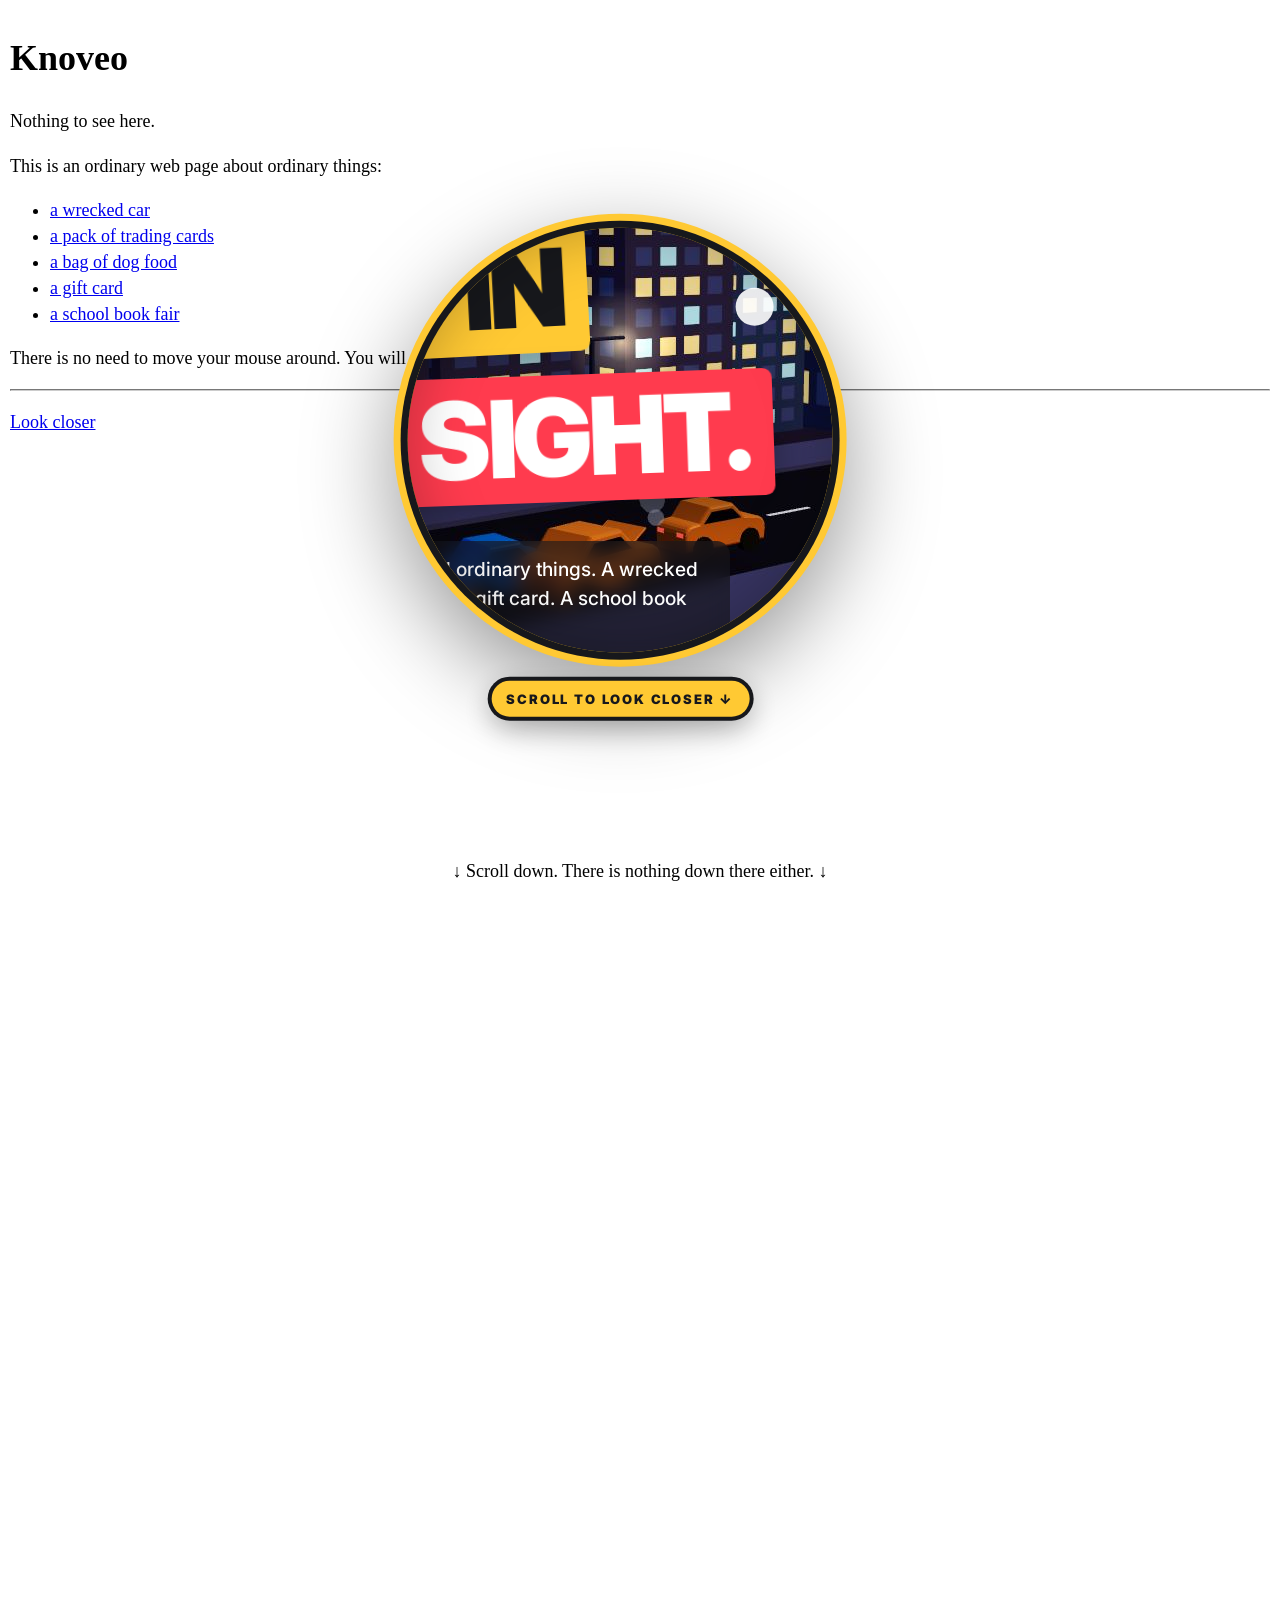
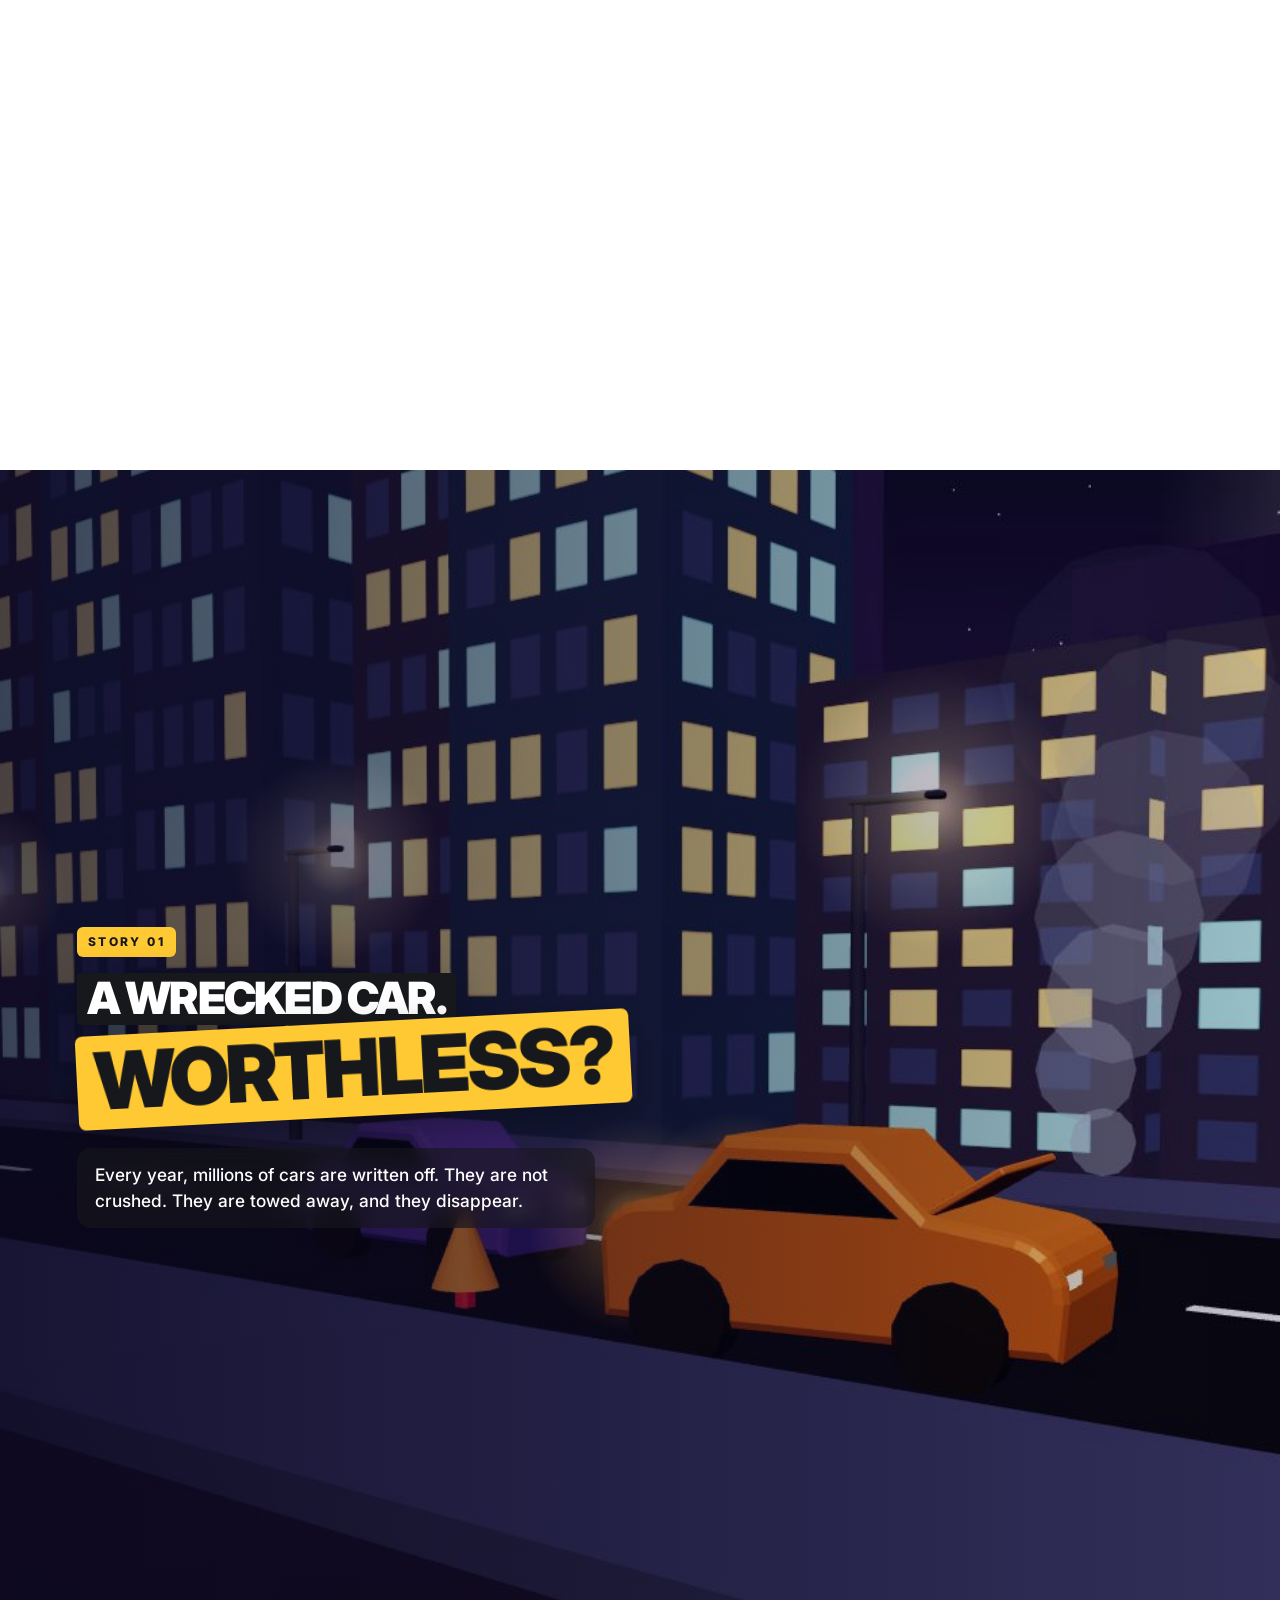
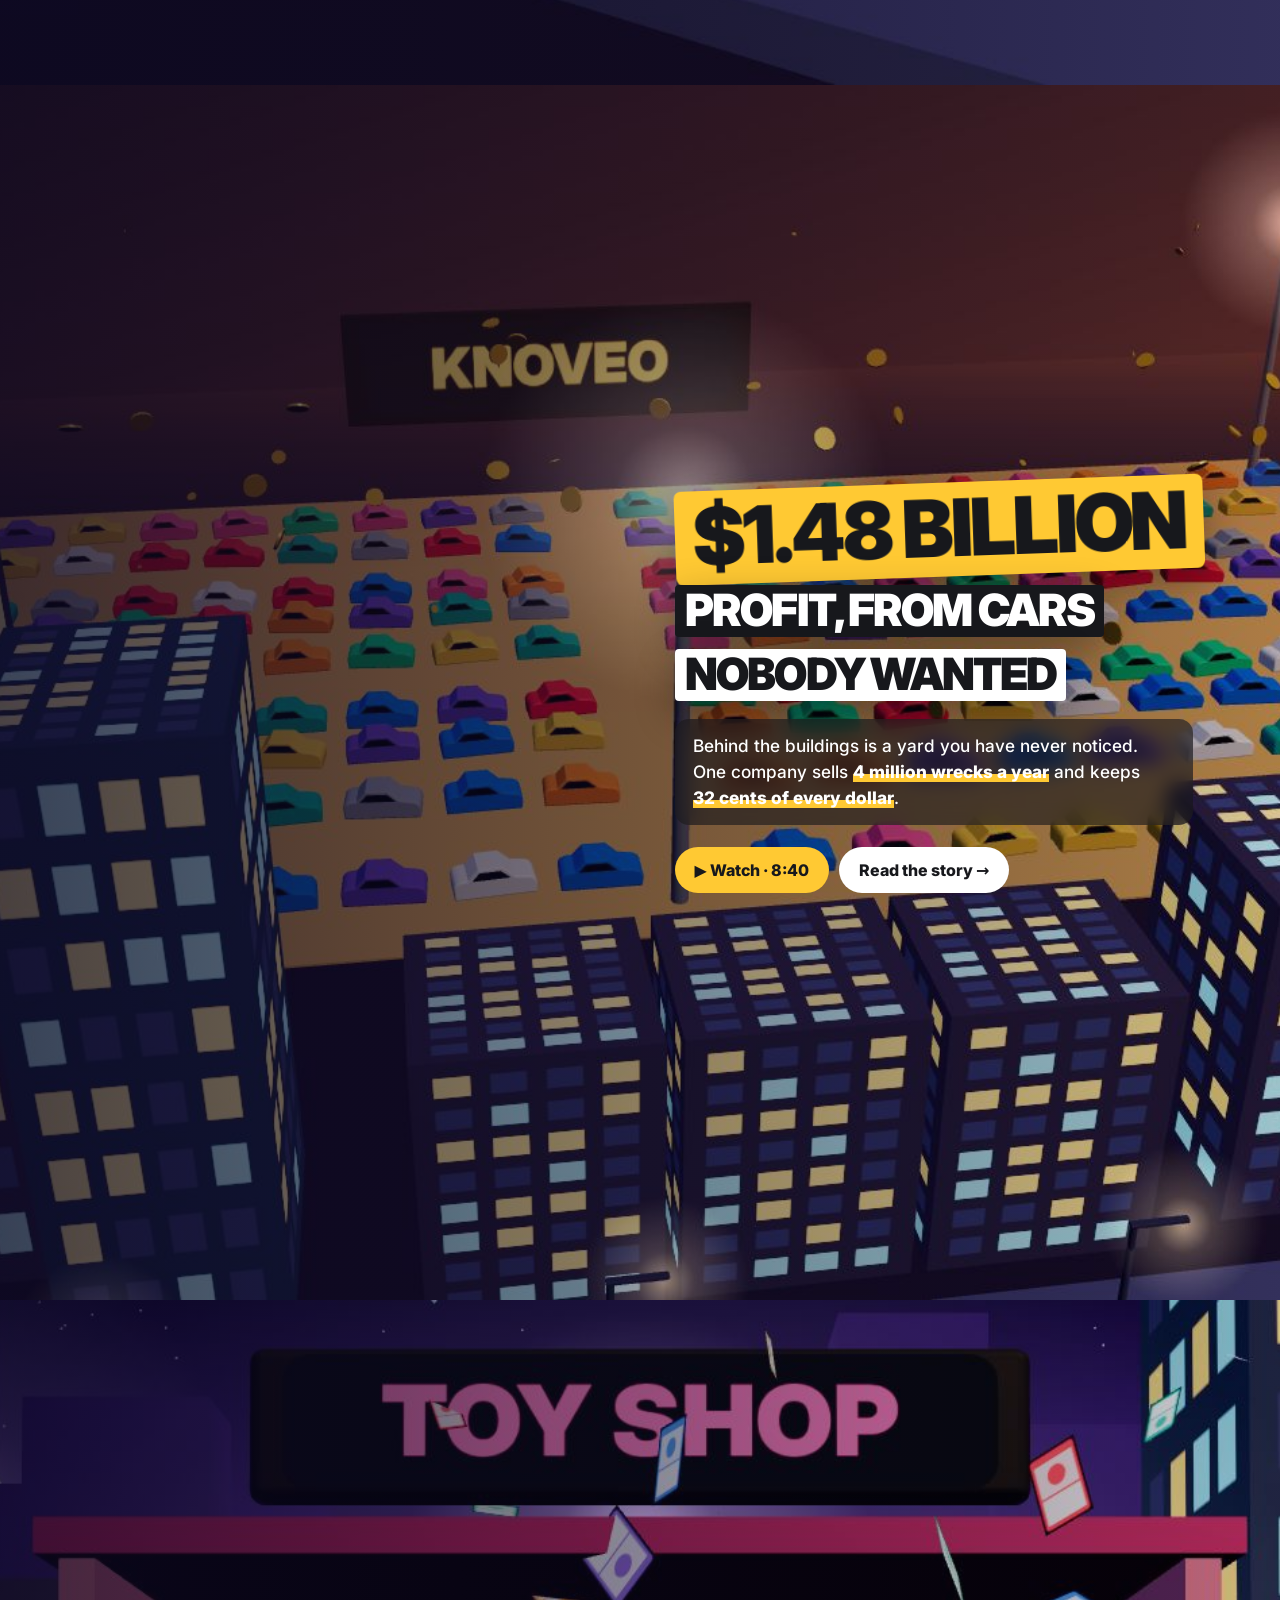
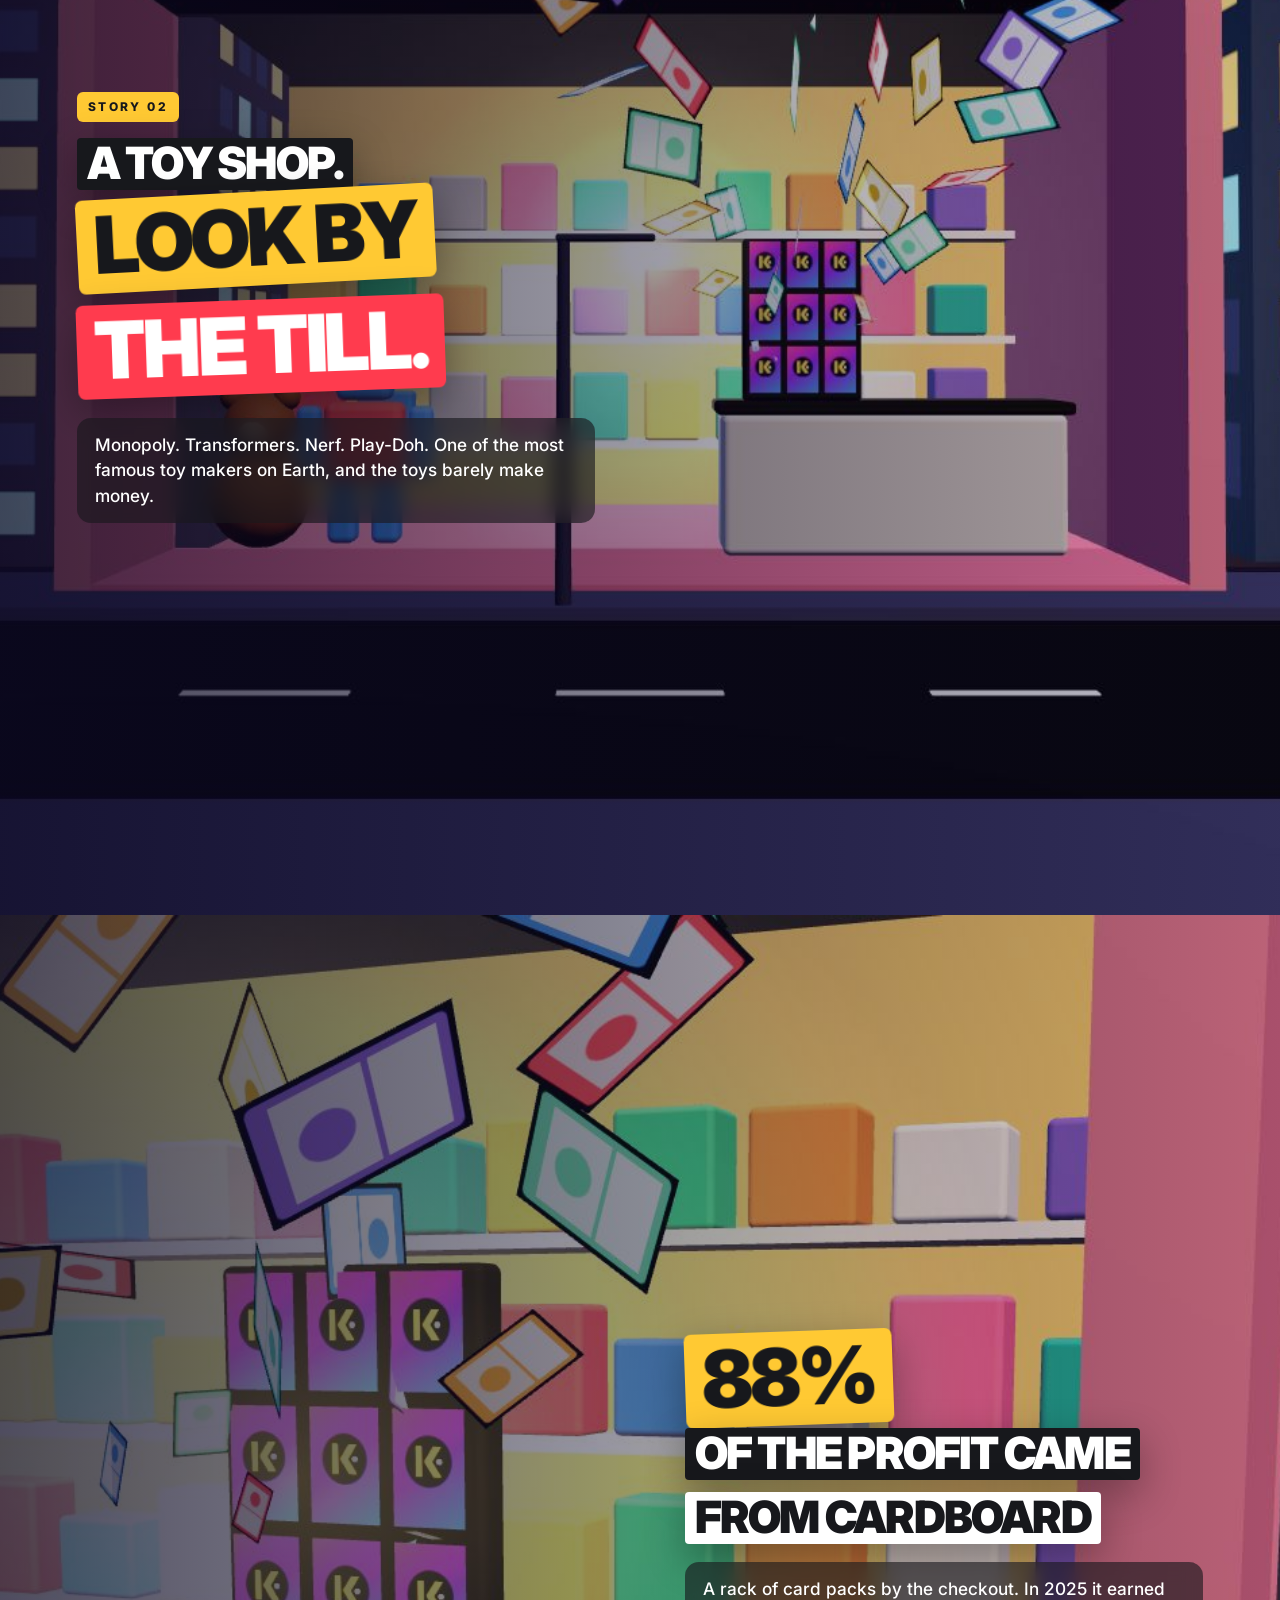
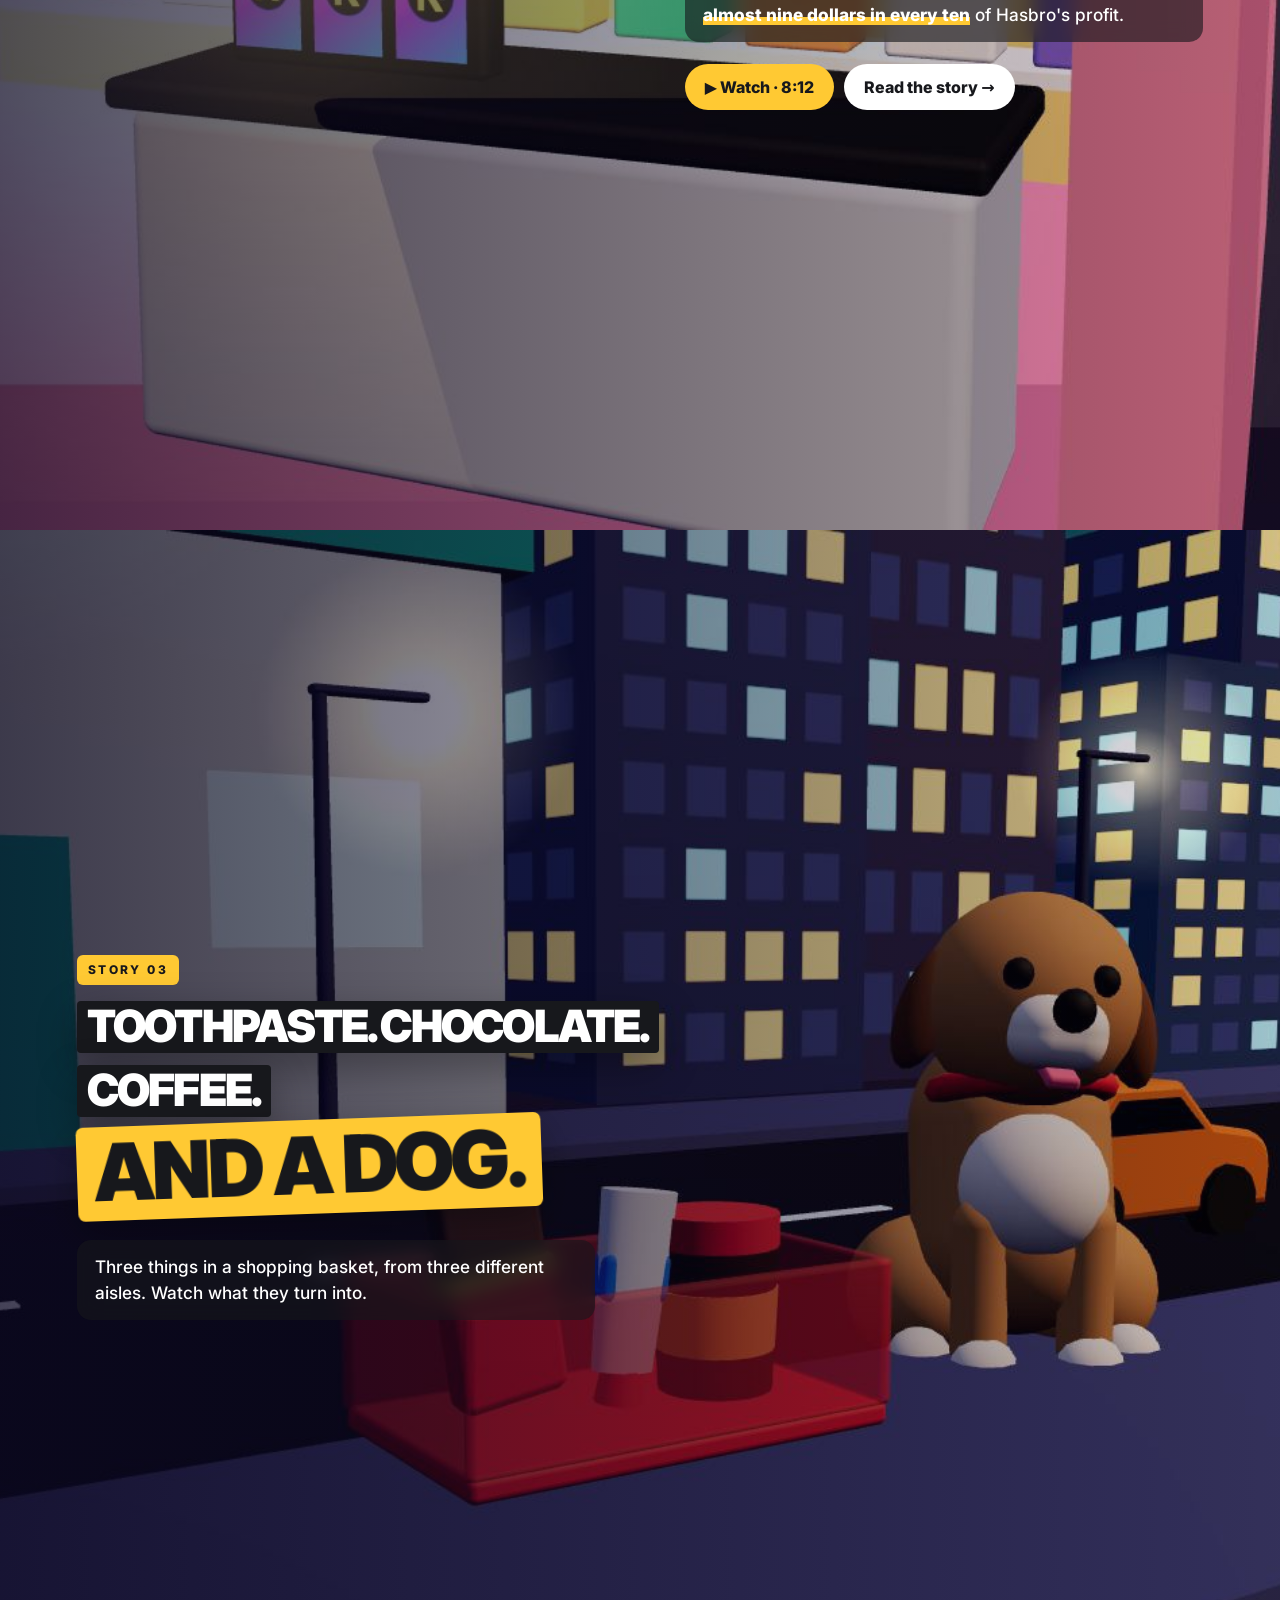
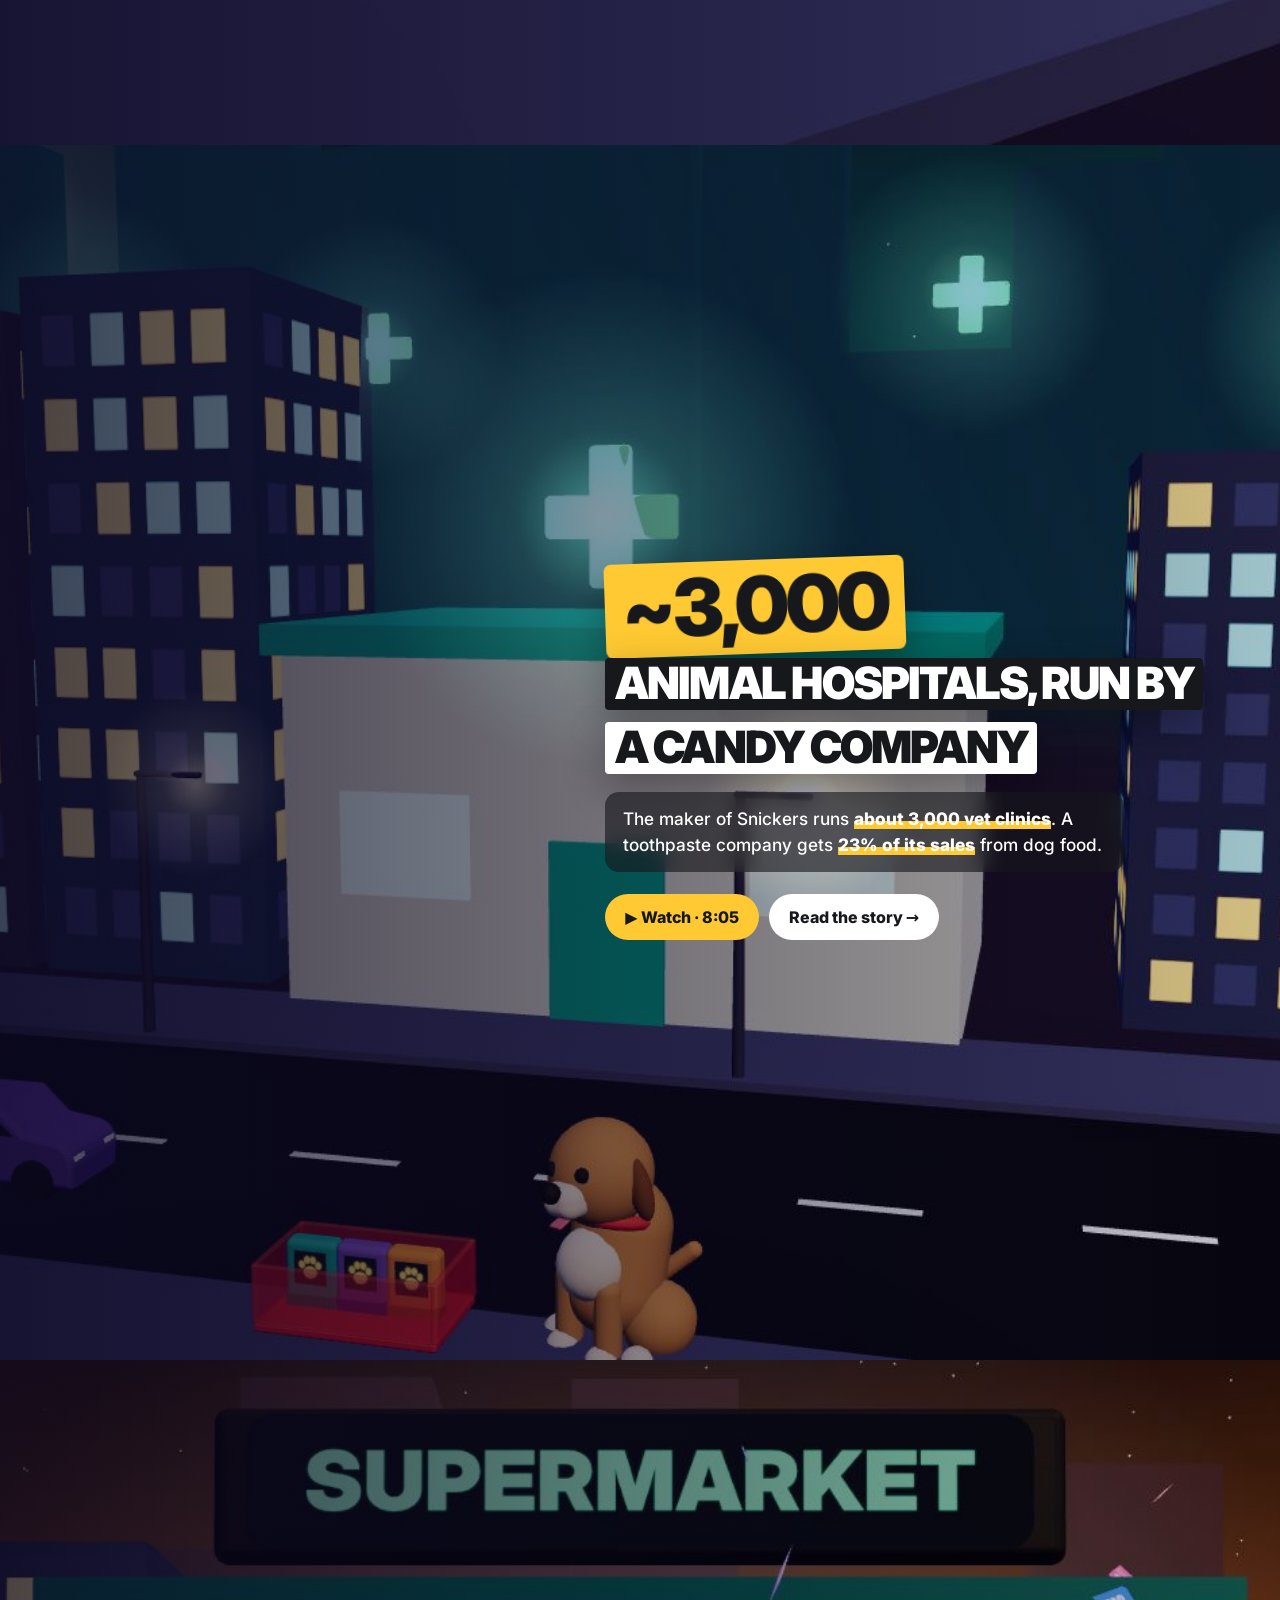
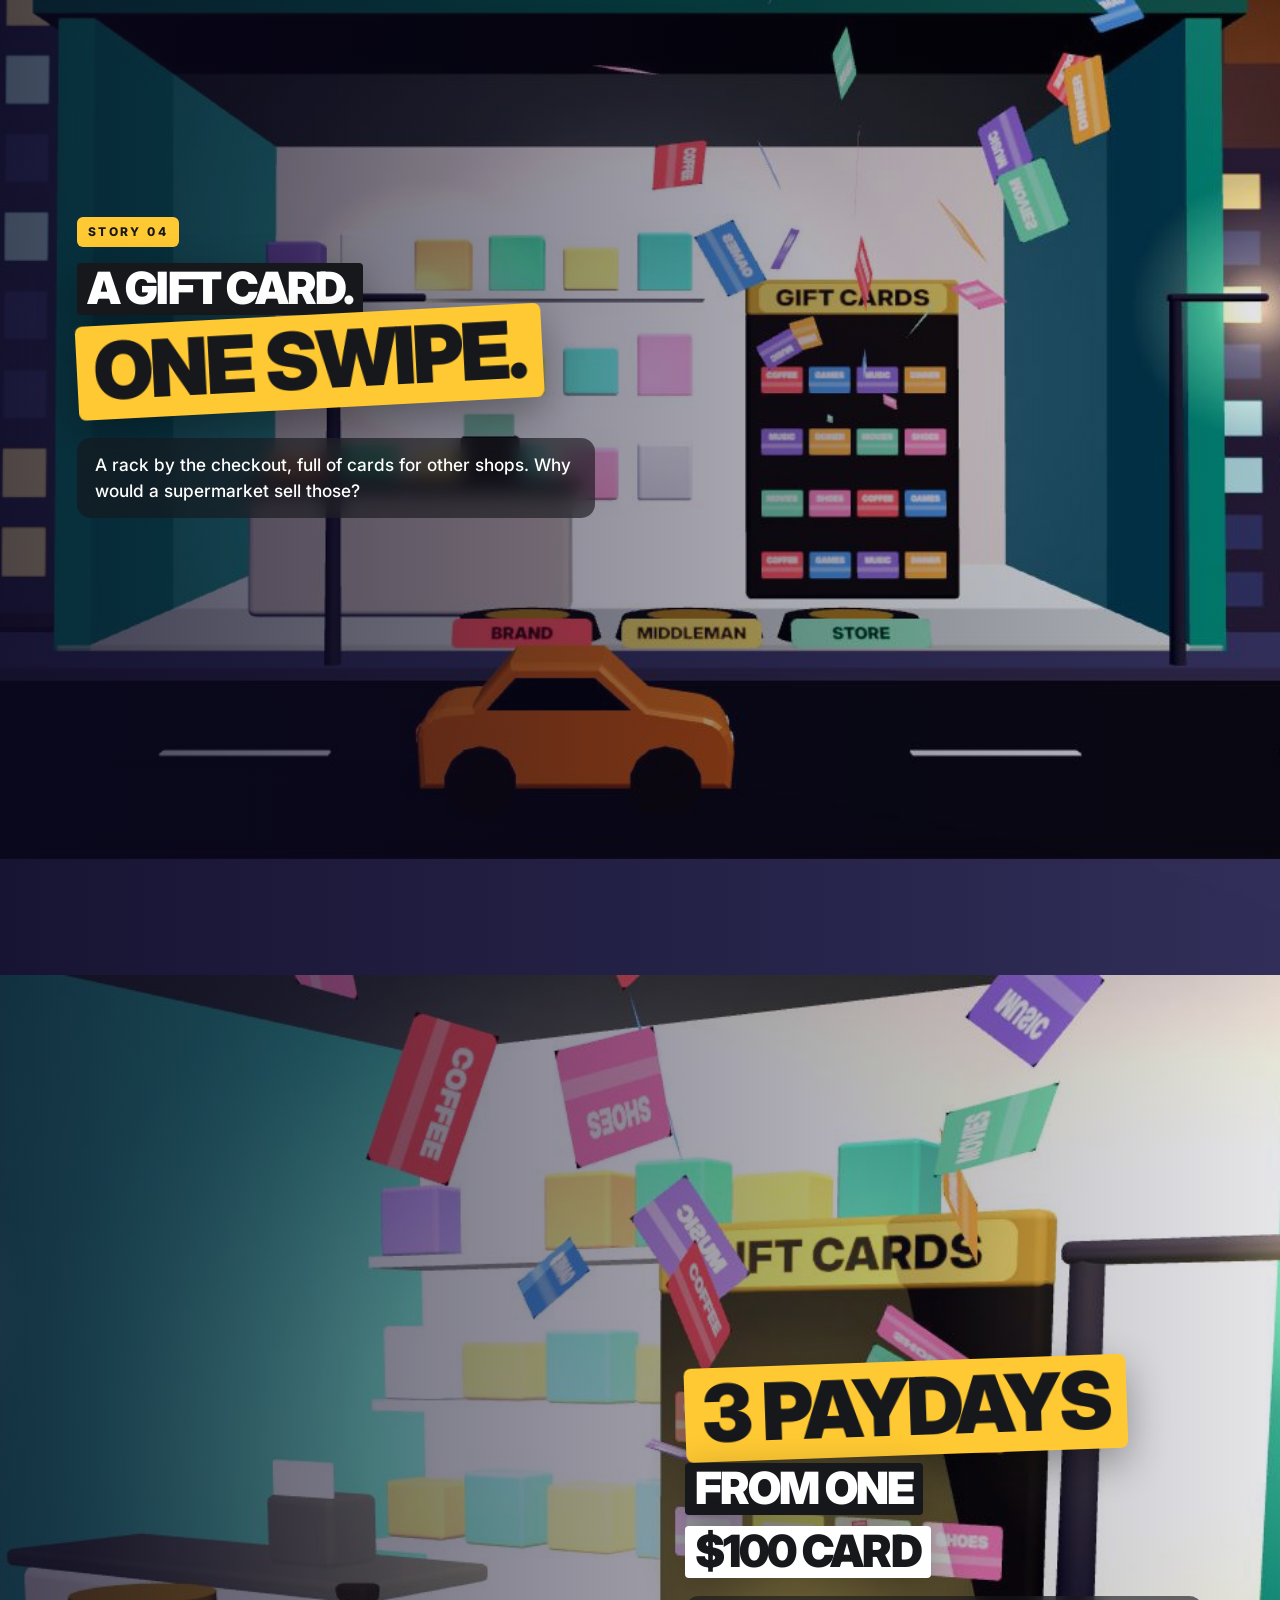
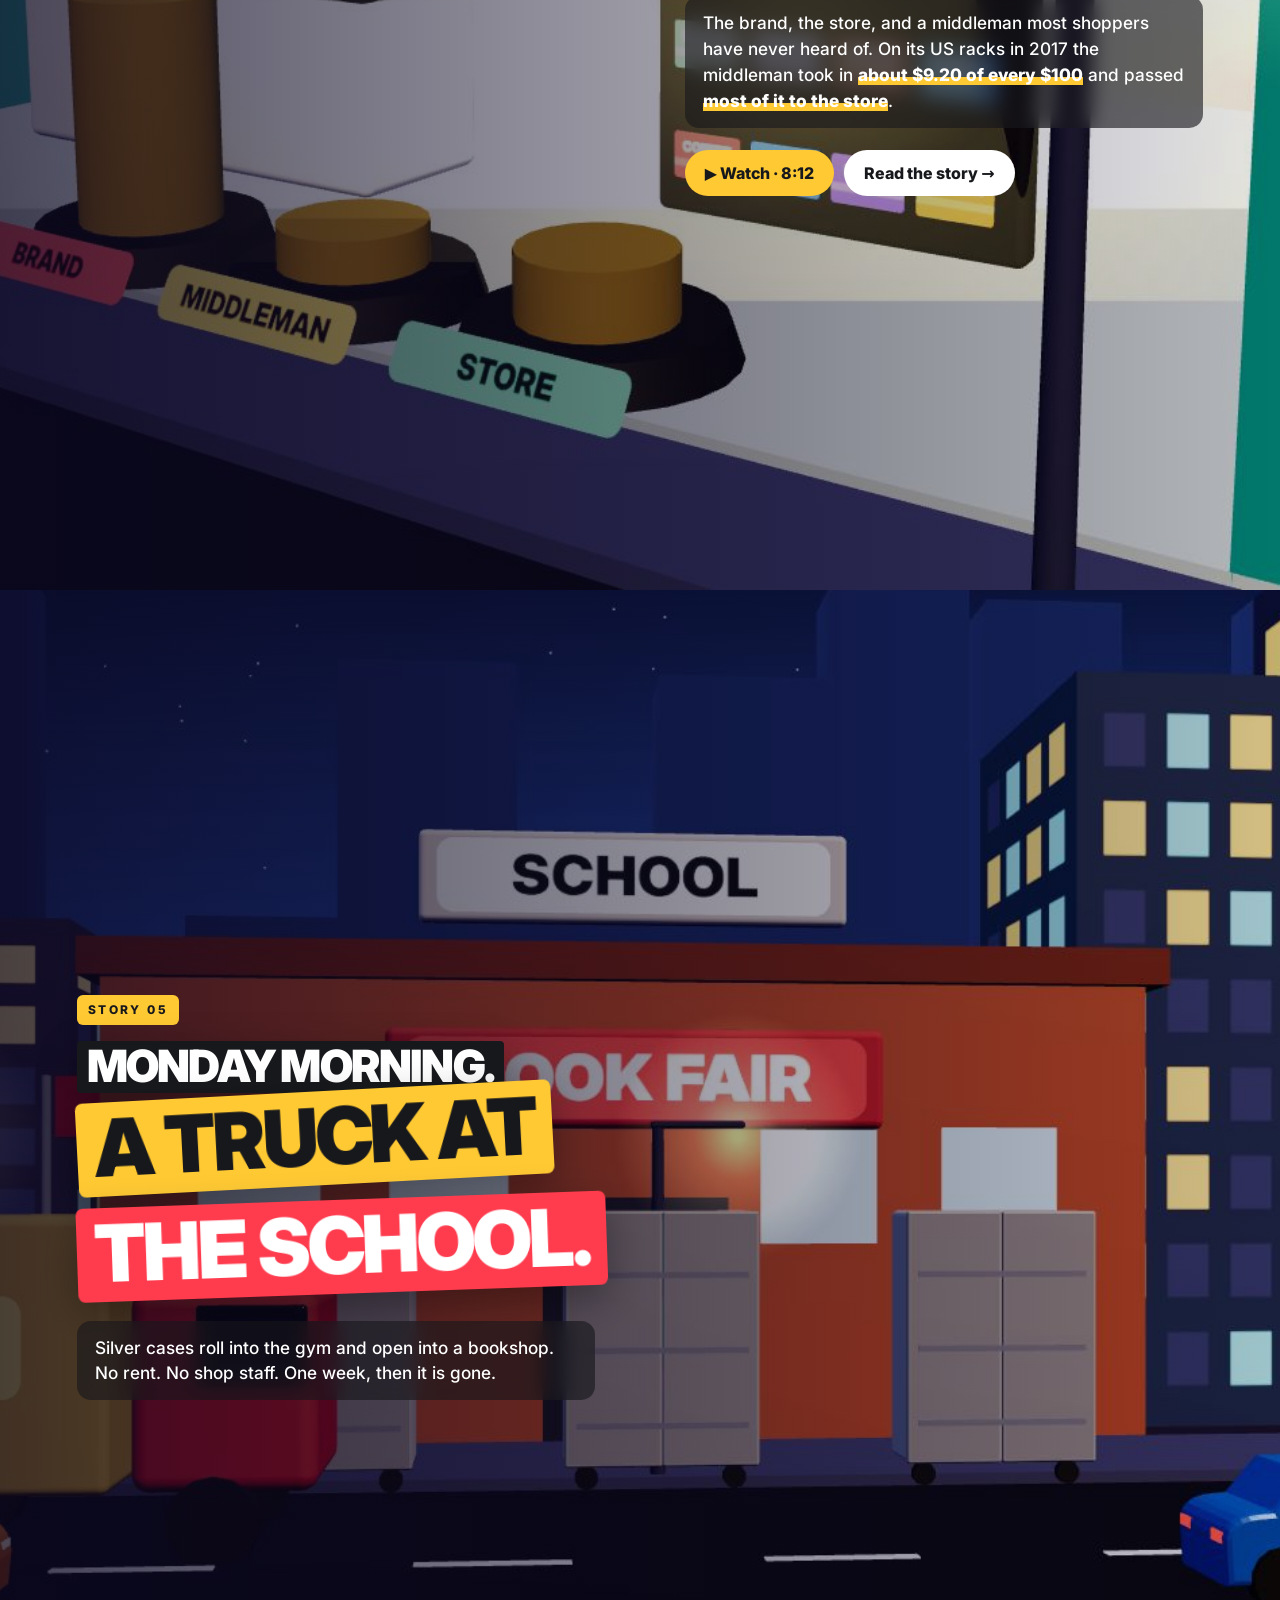
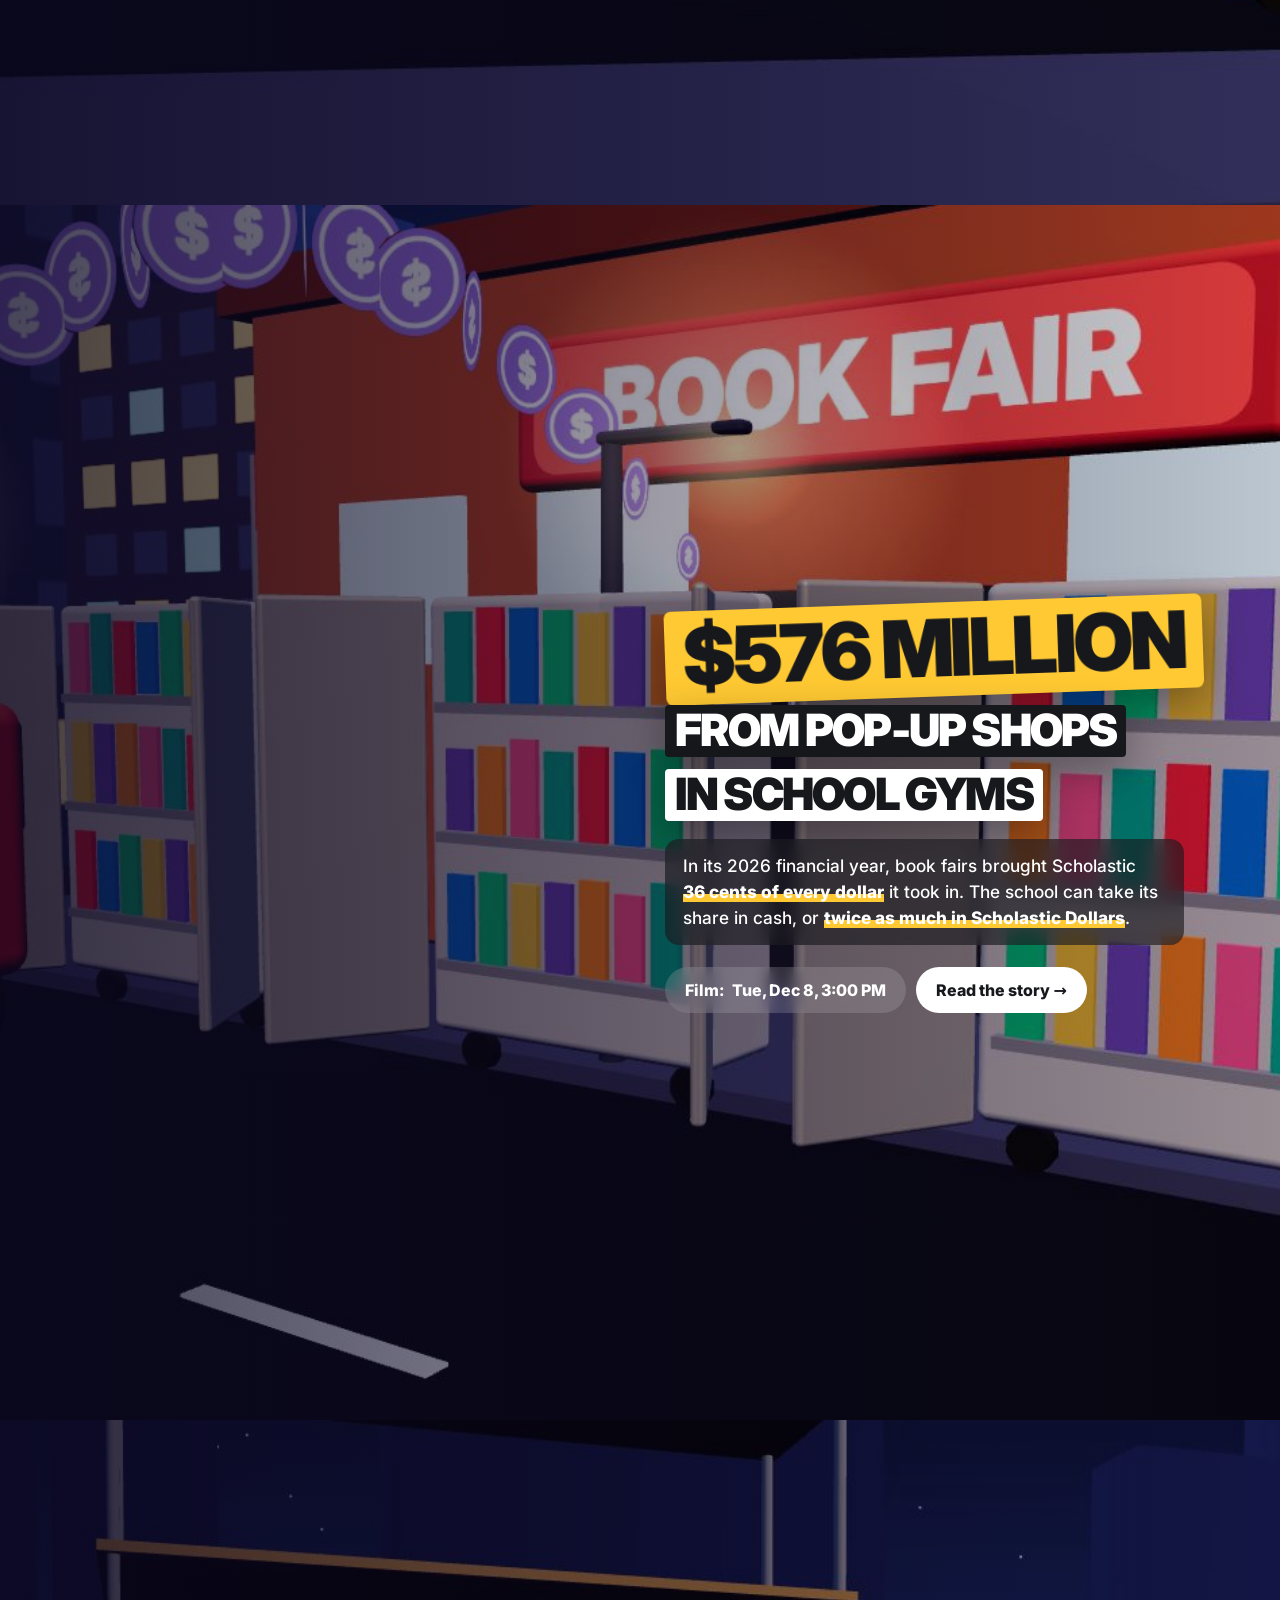
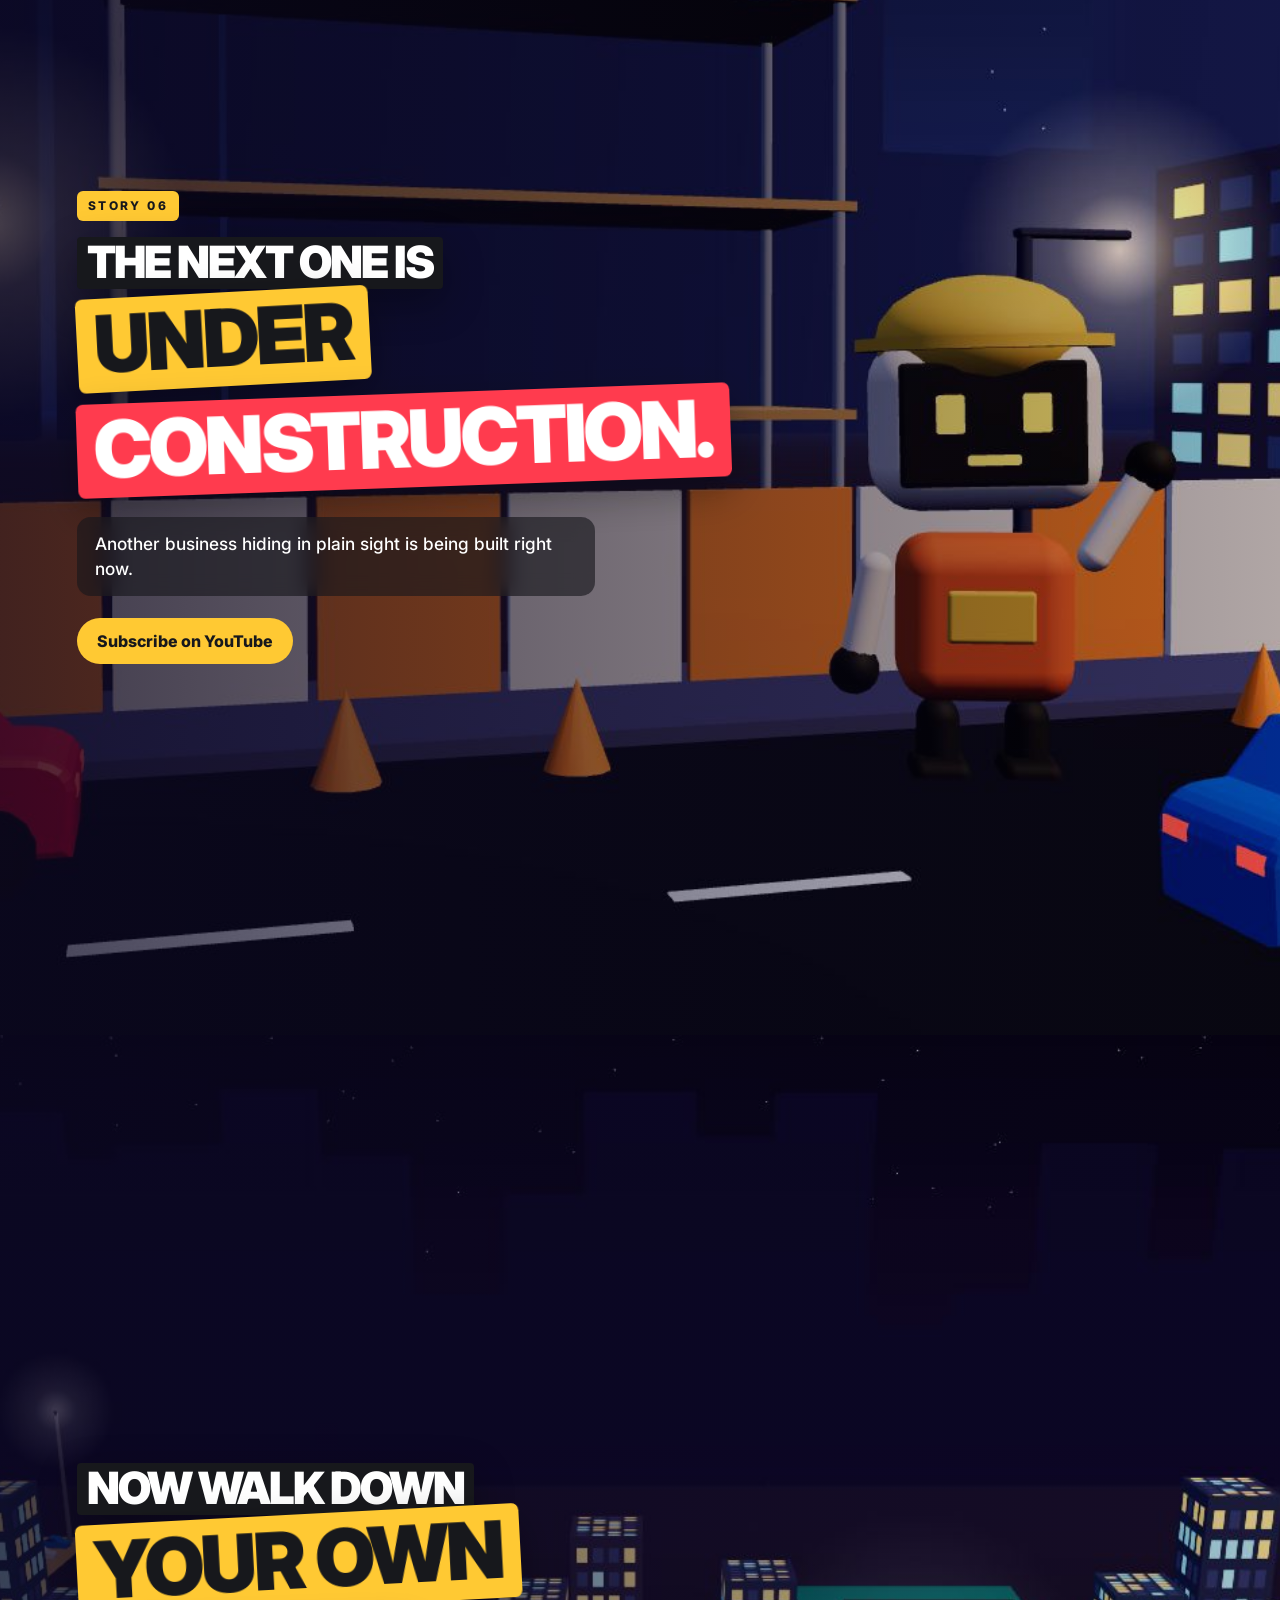
<file: index.html>
<!doctype html><html lang="en"><head><meta charset="utf-8"><meta name="viewport" content="width=device-width,initial-scale=1">
<title>Knoveo: the businesses hiding in plain sight</title><meta name="description" content="Short, sourced films about the companies behind ordinary things: a wrecked car, a pack of cards, a bag of dog food, a gift card, a school book fair. Every number has a source.">
<link rel="canonical" href="https://knoveo.com/"><link rel="alternate" type="application/rss+xml" title="Knoveo stories" href="https://knoveo.com/feed.xml"><meta property="og:type" content="website"><meta property="og:site_name" content="Knoveo"><meta property="og:title" content="Knoveo: the businesses hiding in plain sight"><meta property="og:description" content="Short, sourced films about the companies behind ordinary things: a wrecked car, a pack of cards, a bag of dog food, a gift card, a school book fair. Every number has a source."><meta property="og:url" content="https://knoveo.com/"><meta property="og:image" content="https://knoveo.com/img/og-home.jpg"><meta name="twitter:card" content="summary_large_image">
<meta name="msvalidate.01" content="ABE13EDA94BFA283979A5229093ED325"><script defer src='https://static.cloudflareinsights.com/beacon.min.js' data-cf-beacon='{"token": "05261734235e43869aeb520b86baf0cf"}'></script><meta name="theme-color" content="#17181C"><link rel="icon" href="./favicon.svg" type="image/svg+xml"><link rel="preload" href="./fonts/inter-latin-opsz-normal.woff2" as="font" type="font/woff2" crossorigin><link rel="stylesheet" href="./css/app.css"><noscript><style>#plain,#lens{display:none}</style></noscript>
<script type="application/ld+json">{"@context": "https://schema.org", "@graph": [{"@type": "Organization", "@id": "https://knoveo.com/#org", "name": "Knoveo", "url": "https://knoveo.com/", "logo": "https://knoveo.com/img/knoveo-mark.png", "slogan": "The businesses hiding in plain sight.", "sameAs": ["https://www.youtube.com/@knoveotv"], "parentOrganization": {"@type": "Organization", "name": "SellnShip Solutions Pvt. Ltd.", "url": "https://sellnship.in/", "address": {"@type": "PostalAddress", "addressLocality": "Chandigarh", "addressCountry": "IN"}}}, {"@type": "WebSite", "@id": "https://knoveo.com/#site", "url": "https://knoveo.com/", "name": "Knoveo", "publisher": {"@id": "https://knoveo.com/#org"}}, {"@type": "ItemList", "name": "Knoveo stories", "itemListElement": [{"@type": "ListItem", "position": 1, "url": "https://knoveo.com/stories/junkyard-empire/", "name": "How Copart Works: The $1.5 Billion Junkyard Business"}, {"@type": "ListItem", "position": 2, "url": "https://knoveo.com/stories/cardboard-empire/", "name": "How Magic: The Gathering Took Over Hasbro"}, {"@type": "ListItem", "position": 3, "url": "https://knoveo.com/stories/pet-empire/", "name": "Why Is the Vet So Expensive? The Candy Company Behind 3,000 Clinics"}, {"@type": "ListItem", "position": 4, "url": "https://knoveo.com/stories/gift-card-machine/", "name": "How Do Gift Cards Make Money? The Company Behind the Rack"}, {"@type": "ListItem", "position": 5, "url": "https://knoveo.com/stories/book-fair-machine/", "name": "The Scholastic Book Fair: Who Really Makes the Money?"}]}]}</script></head><body class="home"><a class="skip" href="#main">Skip to content</a>
<header class="top"><a class="logo" href="./" aria-label="Knoveo home"><svg viewBox="0 0 100 100" aria-hidden="true"><rect width="100" height="100" rx="22" fill="#17181C"/><rect x="27" y="25" width="10" height="50" fill="#FFC933"/><path d="M73 25H60L43 50l17 25h13L56 50z" fill="#FFC933"/><circle cx="70" cy="50" r="4.3" fill="#fff"/></svg><span>KNOVEO</span></a><nav aria-label="Main"><a href="./stories/">Stories</a><a href="./sources/">Sources</a><a href="./about/">About</a><a class="pill" href="https://www.youtube.com/@knoveotv?sub_confirmation=1" rel="noopener">Subscribe</a></nav></header>
<canvas id="world" data-src="./js/world.js" aria-hidden="true"></canvas><div id="plain" aria-hidden="true" data-nosnippet><div class="h">Knoveo</div><p>Nothing to see here.</p><p>This is an ordinary web page about ordinary things:</p><ul><li><a tabindex="-1" href="stories/junkyard-empire/">a wrecked car</a></li><li><a tabindex="-1" href="stories/cardboard-empire/">a pack of trading cards</a></li><li><a tabindex="-1" href="stories/pet-empire/">a bag of dog food</a></li><li><a tabindex="-1" href="stories/gift-card-machine/">a gift card</a></li><li><a tabindex="-1" href="stories/book-fair-machine/">a school book fair</a></li></ul><p>There is no need to move your mouse around. You will not find anything.</p><hr><p><a tabindex="-1" href="#street">Look closer</a></p><p class="cue">&darr; Scroll down. There is nothing down there either. &darr;</p></div><div id="lens" aria-hidden="true"></div>
<main id="main"><section class="hero" id="hero"><div class="pin rv"><h1 class="slabs "><span class="sl k" style="--i:0">The businesses</span><span class="sl y big" style="--i:1">hiding in</span><span class="sl r big" style="--i:2">plain sight.</span></h1><p class="lede">Short films about the companies behind ordinary things. A wrecked car. A pack of cards. A bag of dog food. A gift card. A school book fair. Every number has a source.</p><div class="row"><a class="btn y" href="#street">Look closer ↓</a><a class="btn ghost" href="https://www.youtube.com/@knoveotv" rel="noopener">Watch on YouTube</a></div><span class="hint" aria-hidden="true">Scroll</span></div></section>
<section id="street" aria-label="The stories">
<article class="stop" data-bg="img/k1.jpg"><div class="card"><p class="kicker">Story 01</p><h2 class="slabs "><span class="sl k" style="--i:0">A wrecked car.</span><span class="sl y big" style="--i:1">Worthless?</span></h2><p>Every year, millions of cars are written off. They are not crushed. They are towed away, and they disappear.</p></div></article>
<article class="stop right" data-bg="img/k2.jpg"><div class="card"><h2 class="slabs "><span class="sl y big" style="--i:0">$1.48 billion</span></h2><div class="slabs "><span class="sl k" style="--i:0">profit, from cars</span><span class="sl w" style="--i:1">nobody wanted</span></div><p>Behind the buildings is a yard you have never noticed. One company sells <span class="n" tabindex="0" data-src="Copart: more than 4 million units sold in fiscal 2026">4 million wrecks a year</span> and keeps <span class="n" tabindex="0" data-src="Copart fiscal 2026 results: net income $1.48B on revenue $4.67B">32 cents of every dollar</span>.</p><div class="row"><a class="btn y" href="https://youtu.be/Vn1IX7W257g" rel="noopener">▶ Watch · 8:40</a><a class="btn" href="stories/junkyard-empire/">Read the story →</a></div></div></article>
<article class="stop" data-bg="img/k3.jpg"><div class="card"><p class="kicker">Story 02</p><h2 class="slabs "><span class="sl k" style="--i:0">A toy shop.</span><span class="sl y big" style="--i:1">Look by</span><span class="sl r big" style="--i:2">the till.</span></h2><p>Monopoly. Transformers. Nerf. Play-Doh. One of the most famous toy makers on Earth, and the toys barely make money.</p></div></article>
<article class="stop right" data-bg="img/k4.jpg"><div class="card"><h2 class="slabs "><span class="sl y big" style="--i:0">88%</span></h2><div class="slabs "><span class="sl k" style="--i:0">of the profit came</span><span class="sl w" style="--i:1">from cardboard</span></div><p>A rack of card packs by the checkout. In 2025 it earned <span class="n" tabindex="0" data-src="Hasbro full-year 2025 results: $1,007M of $1,140M adjusted operating profit from Wizards of the Coast and Digital Gaming">almost nine dollars in every ten</span> of Hasbro's profit.</p><div class="row"><span class="lv" data-live="2026-11-28T15:00:00Z"><span class="btn ghost pre">Film: <time class="lt" datetime="2026-11-28T15:00:00Z">28 Nov</time></span><a class="btn y post" href="https://youtu.be/eiVd-0tgSD4" rel="noopener">▶ Watch · 8:12</a></span><a class="btn" href="stories/cardboard-empire/">Read the story →</a></div></div></article>
<article class="stop" data-bg="img/k5.jpg"><div class="card"><p class="kicker">Story 03</p><h2 class="slabs "><span class="sl k" style="--i:0">Toothpaste. Chocolate.</span><span class="sl k" style="--i:1">Coffee.</span><span class="sl y big" style="--i:2">And a dog.</span></h2><p>Three things in a shopping basket, from three different aisles. Watch what they turn into.</p></div></article>
<article class="stop right" data-bg="img/k6.jpg"><div class="card"><h2 class="slabs "><span class="sl y big" style="--i:0">~3,000</span></h2><div class="slabs "><span class="sl k" style="--i:0">animal hospitals, run by</span><span class="sl w" style="--i:1">a candy company</span></div><p>The maker of Snickers runs <span class="n" tabindex="0" data-src="Fortune reporting on Mars (2024). Mars is a private company.">about 3,000 vet clinics</span>. A toothpaste company gets <span class="n" tabindex="0" data-src="Colgate-Palmolive 2025 annual report: Hill's Pet Nutrition, 23% of net sales">23% of its sales</span> from dog food.</p><div class="row"><span class="lv" data-live="2026-12-04T15:00:00Z"><span class="btn ghost pre">Film: <time class="lt" datetime="2026-12-04T15:00:00Z">4 Dec</time></span><a class="btn y post" href="https://youtu.be/lQxcL5AfXx4" rel="noopener">▶ Watch · 8:05</a></span><a class="btn" href="stories/pet-empire/">Read the story →</a></div></div></article>
<article class="stop" data-bg="img/k7.jpg"><div class="card"><p class="kicker">Story 04</p><h2 class="slabs "><span class="sl k" style="--i:0">A gift card.</span><span class="sl y big" style="--i:1">One swipe.</span></h2><p>A rack by the checkout, full of cards for other shops. Why would a supermarket sell those?</p></div></article>
<article class="stop right" data-bg="img/k8.jpg"><div class="card"><h2 class="slabs "><span class="sl y big" style="--i:0">3 paydays</span></h2><div class="slabs "><span class="sl k" style="--i:0">from one</span><span class="sl w" style="--i:1">$100 card</span></div><p>The brand, the store, and a middleman most shoppers have never heard of. On its US racks in 2017 the middleman took in <span class="n" tabindex="0" data-src="Blackhawk Network, annual report for 2017 (Form 10-K): US Retail revenue was 9.2% of the value loaded">about $9.20 of every $100</span> and passed <span class="n" tabindex="0" data-src="Blackhawk Network, annual report for 2017 (Form 10-K): 60.3% of that revenue was paid on to the stores">most of it to the store</span>.</p><div class="row"><span class="lv" data-live="2026-12-01T15:00:00Z"><span class="btn ghost pre">Film: <time class="lt" datetime="2026-12-01T15:00:00Z">1 Dec</time></span><a class="btn y post" href="https://youtu.be/Ix2Ds5w3Ng8" rel="noopener">▶ Watch · 8:12</a></span><a class="btn" href="stories/gift-card-machine/">Read the story →</a></div></div></article>
<article class="stop" data-bg="img/k9.jpg"><div class="card"><p class="kicker">Story 05</p><h2 class="slabs "><span class="sl k" style="--i:0">Monday morning.</span><span class="sl y big" style="--i:1">A truck at</span><span class="sl r big" style="--i:2">the school.</span></h2><p>Silver cases roll into the gym and open into a bookshop. No rent. No shop staff. One week, then it is gone.</p></div></article>
<article class="stop right" data-bg="img/k10.jpg"><div class="card"><h2 class="slabs "><span class="sl y big" style="--i:0">$576 million</span></h2><div class="slabs "><span class="sl k" style="--i:0">from pop-up shops</span><span class="sl w" style="--i:1">in school gyms</span></div><p>In its 2026 financial year, book fairs brought Scholastic <span class="n" tabindex="0" data-src="Scholastic annual report, fiscal 2026 (Form 10-K): Book Fairs revenue $576.0M of total revenue $1,581.9M">36 cents of every dollar</span> it took in. The school can take its share in cash, or <span class="n" tabindex="0" data-src="Scholastic Book Fairs, rewards for 2026-27: 25% cash or 50% in Scholastic Dollars at $4,000 or more in sales">twice as much in Scholastic Dollars</span>.</p><div class="row"><span class="lv" data-live="2026-12-08T15:00:00Z"><span class="btn ghost pre">Film: <time class="lt" datetime="2026-12-08T15:00:00Z">8 Dec</time></span><a class="btn y post" href="https://youtu.be/iqSlDFtdNTo" rel="noopener">▶ Watch · 8:13</a></span><a class="btn" href="stories/book-fair-machine/">Read the story →</a></div></div></article>
<article class="stop" data-bg="img/k11.jpg"><div class="card"><p class="kicker">Story 06</p><h2 class="slabs "><span class="sl k" style="--i:0">The next one is</span><span class="sl y big" style="--i:1">under</span><span class="sl r big" style="--i:2">construction.</span></h2><p>Another business hiding in plain sight is being built right now.</p><div class="row"><a class="btn y" href="https://www.youtube.com/@knoveotv?sub_confirmation=1" rel="noopener">Subscribe on YouTube</a></div></div></article>
<article class="stop" data-bg="img/k12.jpg"><div class="card"><h2 class="slabs "><span class="sl k" style="--i:0">Now walk down</span><span class="sl y big" style="--i:1">your own</span><span class="sl r big" style="--i:2">street.</span></h2><p>Every ordinary thing on it has a business behind it. We will keep finding them.</p></div></article></section>
<section class="band paper"><div class="wrap rv"><h2>Every number has a source.</h2><p class="big-p">Copart kept <span class="n" tabindex="0" data-src="Copart fiscal 2026 results: net income $1.48B on revenue $4.67B">32 cents of every dollar</span>. Hasbro's card division earned <span class="n" tabindex="0" data-src="Hasbro full-year 2025 results: $1,007M of $1,140M adjusted operating profit">88% of its profit</span>. Americans spent <span class="n" tabindex="0" data-src="American Pet Products Association, 2026 State of the Industry report">$158 billion</span> on their pets in 2025. Point at any highlighted number on this site. It will tell you where it came from.</p><div class="row"><a class="btn" style="background:#17181C;color:#fff" href="sources/">See every source →</a></div></div></section>
<section class="band ink"><div class="wrap"><h2 class="rv">The stories so far.</h2><div class="stories"><a class="story rv" href="stories/junkyard-empire/"><div class="ph" style="background-image:url(img/junkyard.jpg)"><span>Story 01 · 8:40</span></div><h3>How Copart Works: The $1.5 Billion Junkyard Business</h3><p>What happens to a car after it is totaled? One company sells more than 4 million wrecks a year and keeps about 32 cents of every dollar as profit. The story of Copart.</p></a><a class="story rv" href="stories/cardboard-empire/"><div class="ph" style="background-image:url(img/cardboard.jpg)"><span>Story 02 · 8:12</span></div><h3>How Magic: The Gathering Took Over Hasbro</h3><p>Hasbro owns Monopoly, Transformers, Nerf and Play-Doh. But in 2025 about 88% of its profit came from one division: Wizards of the Coast, the home of Magic: The Gathering.</p></a><a class="story rv" href="stories/pet-empire/"><div class="ph" style="background-image:url(img/pets.jpg)"><span>Story 03 · 8:05</span></div><h3>Why Is the Vet So Expensive? The Candy Company Behind 3,000 Clinics</h3><p>A candy company runs about 3,000 animal hospitals. A toothpaste company gets 23% of its sales from dog food. Why the brands in your kitchen are turning into pet companies.</p></a><a class="story rv" href="stories/gift-card-machine/"><div class="ph" style="background-image:url(img/giftcards.jpg)"><span>Story 04 · 8:12</span></div><h3>How Do Gift Cards Make Money? The Company Behind the Rack</h3><p>A supermarket sells gift cards for brands it does not own, and one middleman wires the whole rack. Here is how a $100 card splits, what happens to unused cards, and the company most shoppers have never heard of.</p></a><a class="story rv" href="stories/book-fair-machine/"><div class="ph" style="background-image:url(img/bookfair.jpg)"><span>Story 05 · 8:13</span></div><h3>The Scholastic Book Fair: Who Really Makes the Money?</h3><p>In its 2026 financial year, Scholastic&#x27;s book fairs brought in $576.0 million, 36 cents of every dollar of revenue. A school chooses 25% in cash or 50% in Scholastic Dollars, and this is how the pop-up shop in the gym works.</p></a></div></div></section>
<section class="band ink" style="padding-top:0"><div class="wrap rv"><h2>Drawn in code.</h2><p class="big-p">Every frame of a Knoveo film is drawn by software written for that story. The street you just walked down is built the same way, live, in your browser.</p><div class="tiles"><div class="tile"><b>0</b><span>cameras</span></div><div class="tile"><b>0</b><span>stock clips</span></div><div class="tile"><b data-count="100" data-suf="%">100%</b><span>drawn in code</span></div></div></div></section>
<section class="band amber"><div class="wrap rv"><h2 class="slabs "><span class="sl k big" style="--i:0">Look closer.</span></h2><p class="big-p">New stories are on the way. Subscribe, and the next ordinary thing you walk past may never look the same.</p><div class="row"><a class="btn" style="background:#17181C;color:#fff" href="https://www.youtube.com/@knoveotv?sub_confirmation=1" rel="noopener">Subscribe on YouTube</a></div></div></section></main>
<footer><p class="wm" aria-hidden="true">KNOVEO</p><nav aria-label="Footer"><a href="./stories/">Stories</a><a href="./sources/">Sources</a><a href="./about/">About</a><a href="https://www.youtube.com/@knoveotv" rel="noopener">YouTube</a></nav>
<p>The businesses hiding in plain sight. Every figure is taken from the source named beside it. Animation is illustrative. Narration uses an AI voice. Nothing here is investment advice, and Knoveo is not affiliated with the companies it covers.</p>
<p>Created and produced by <a href="https://sellnship.in/" rel="noopener">SellnShip Solutions Pvt. Ltd.</a>, Chandigarh, India. © 2026.</p></footer>
<script type="module" src="./js/site.js"></script></body></html>
</file>
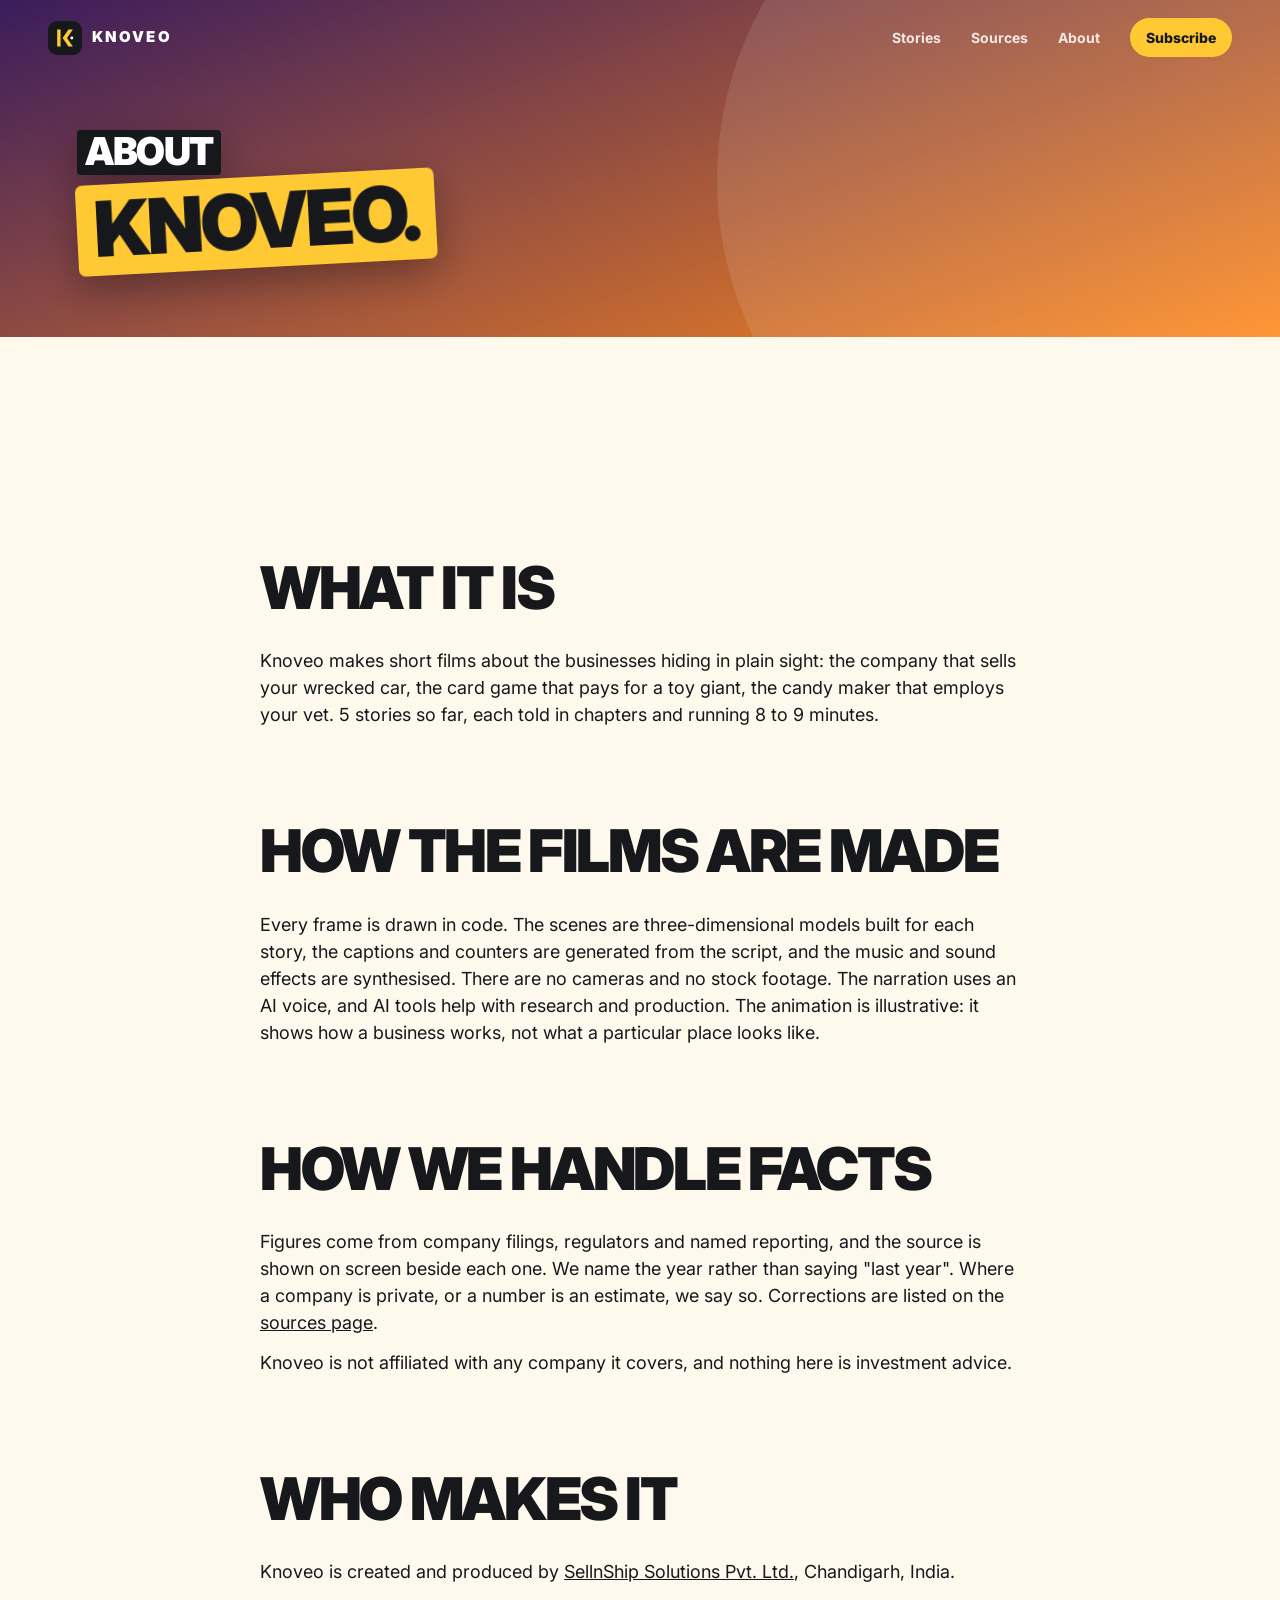
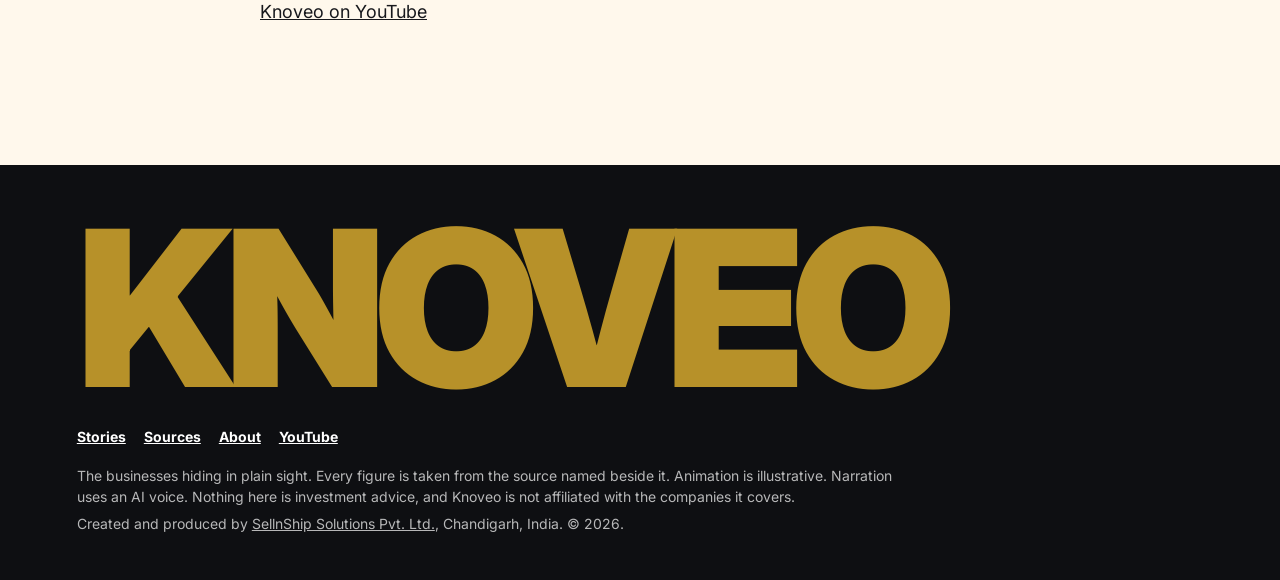
<file: about/index.html>
<!doctype html><html lang="en"><head><meta charset="utf-8"><meta name="viewport" content="width=device-width,initial-scale=1">
<title>About | Knoveo</title><meta name="description" content="What Knoveo is, how the films are made, and who makes them.">
<link rel="canonical" href="https://knoveo.com/about/"><link rel="alternate" type="application/rss+xml" title="Knoveo stories" href="https://knoveo.com/feed.xml"><meta property="og:type" content="website"><meta property="og:site_name" content="Knoveo"><meta property="og:title" content="About | Knoveo"><meta property="og:description" content="What Knoveo is, how the films are made, and who makes them."><meta property="og:url" content="https://knoveo.com/about/"><meta property="og:image" content="https://knoveo.com/img/og-home.jpg"><meta name="twitter:card" content="summary_large_image">
<meta name="msvalidate.01" content="ABE13EDA94BFA283979A5229093ED325"><script defer src='https://static.cloudflareinsights.com/beacon.min.js' data-cf-beacon='{"token": "05261734235e43869aeb520b86baf0cf"}'></script><meta name="theme-color" content="#17181C"><link rel="icon" href="../favicon.svg" type="image/svg+xml"><link rel="preload" href="../fonts/inter-latin-opsz-normal.woff2" as="font" type="font/woff2" crossorigin><link rel="stylesheet" href="../css/app.css">
<script type="application/ld+json">{"@context": "https://schema.org", "@graph": [{"@type": "Organization", "@id": "https://knoveo.com/#org", "name": "Knoveo", "url": "https://knoveo.com/", "logo": "https://knoveo.com/img/knoveo-mark.png", "slogan": "The businesses hiding in plain sight.", "sameAs": ["https://www.youtube.com/@knoveotv"], "parentOrganization": {"@type": "Organization", "name": "SellnShip Solutions Pvt. Ltd.", "url": "https://sellnship.in/", "address": {"@type": "PostalAddress", "addressLocality": "Chandigarh", "addressCountry": "IN"}}}, {"@type": "WebSite", "@id": "https://knoveo.com/#site", "url": "https://knoveo.com/", "name": "Knoveo", "publisher": {"@id": "https://knoveo.com/#org"}}]}</script></head><body class="ep"><a class="skip" href="#main">Skip to content</a>
<header class="top"><a class="logo" href="../" aria-label="Knoveo home"><svg viewBox="0 0 100 100" aria-hidden="true"><rect width="100" height="100" rx="22" fill="#17181C"/><rect x="27" y="25" width="10" height="50" fill="#FFC933"/><path d="M73 25H60L43 50l17 25h13L56 50z" fill="#FFC933"/><circle cx="70" cy="50" r="4.3" fill="#fff"/></svg><span>KNOVEO</span></a><nav aria-label="Main"><a href="../stories/">Stories</a><a href="../sources/">Sources</a><a href="../about/">About</a><a class="pill" href="https://www.youtube.com/@knoveotv?sub_confirmation=1" rel="noopener">Subscribe</a></nav></header>
<main id="main"><section class="ep-hero" style="--c1:#3A1C5C;--c2:#FF8A1F"><div class="rv"><h1 class="slabs "><span class="sl k" style="--i:0">About</span><span class="sl y big" style="--i:1">Knoveo.</span></h1></div></section><section class="band paper"><div class="prose"><h2>What it is</h2><p>Knoveo makes short films about the businesses hiding in plain sight: the company that sells your wrecked car, the card game that pays for a toy giant, the candy maker that employs your vet. 5 stories so far, each told in chapters and running 8 to 9 minutes.</p><h2>How the films are made</h2><p>Every frame is drawn in code. The scenes are three-dimensional models built for each story, the captions and counters are generated from the script, and the music and sound effects are synthesised. There are no cameras and no stock footage. The narration uses an AI voice, and AI tools help with research and production. The animation is illustrative: it shows how a business works, not what a particular place looks like.</p><h2>How we handle facts</h2><p>Figures come from company filings, regulators and named reporting, and the source is shown on screen beside each one. We name the year rather than saying "last year". Where a company is private, or a number is an estimate, we say so. Corrections are listed on the <a href="../sources/">sources page</a>.</p><p>Knoveo is not affiliated with any company it covers, and nothing here is investment advice.</p><h2>Who makes it</h2><p>Knoveo is created and produced by <a href="https://sellnship.in/" rel="noopener">SellnShip Solutions Pvt. Ltd.</a>, Chandigarh, India.</p><p><a href="https://www.youtube.com/@knoveotv" rel="noopener">Knoveo on YouTube</a></p></div></section></main>
<footer><p class="wm" aria-hidden="true">KNOVEO</p><nav aria-label="Footer"><a href="../stories/">Stories</a><a href="../sources/">Sources</a><a href="../about/">About</a><a href="https://www.youtube.com/@knoveotv" rel="noopener">YouTube</a></nav>
<p>The businesses hiding in plain sight. Every figure is taken from the source named beside it. Animation is illustrative. Narration uses an AI voice. Nothing here is investment advice, and Knoveo is not affiliated with the companies it covers.</p>
<p>Created and produced by <a href="https://sellnship.in/" rel="noopener">SellnShip Solutions Pvt. Ltd.</a>, Chandigarh, India. © 2026.</p></footer>
<script type="module" src="../js/site.js"></script></body></html>
</file>
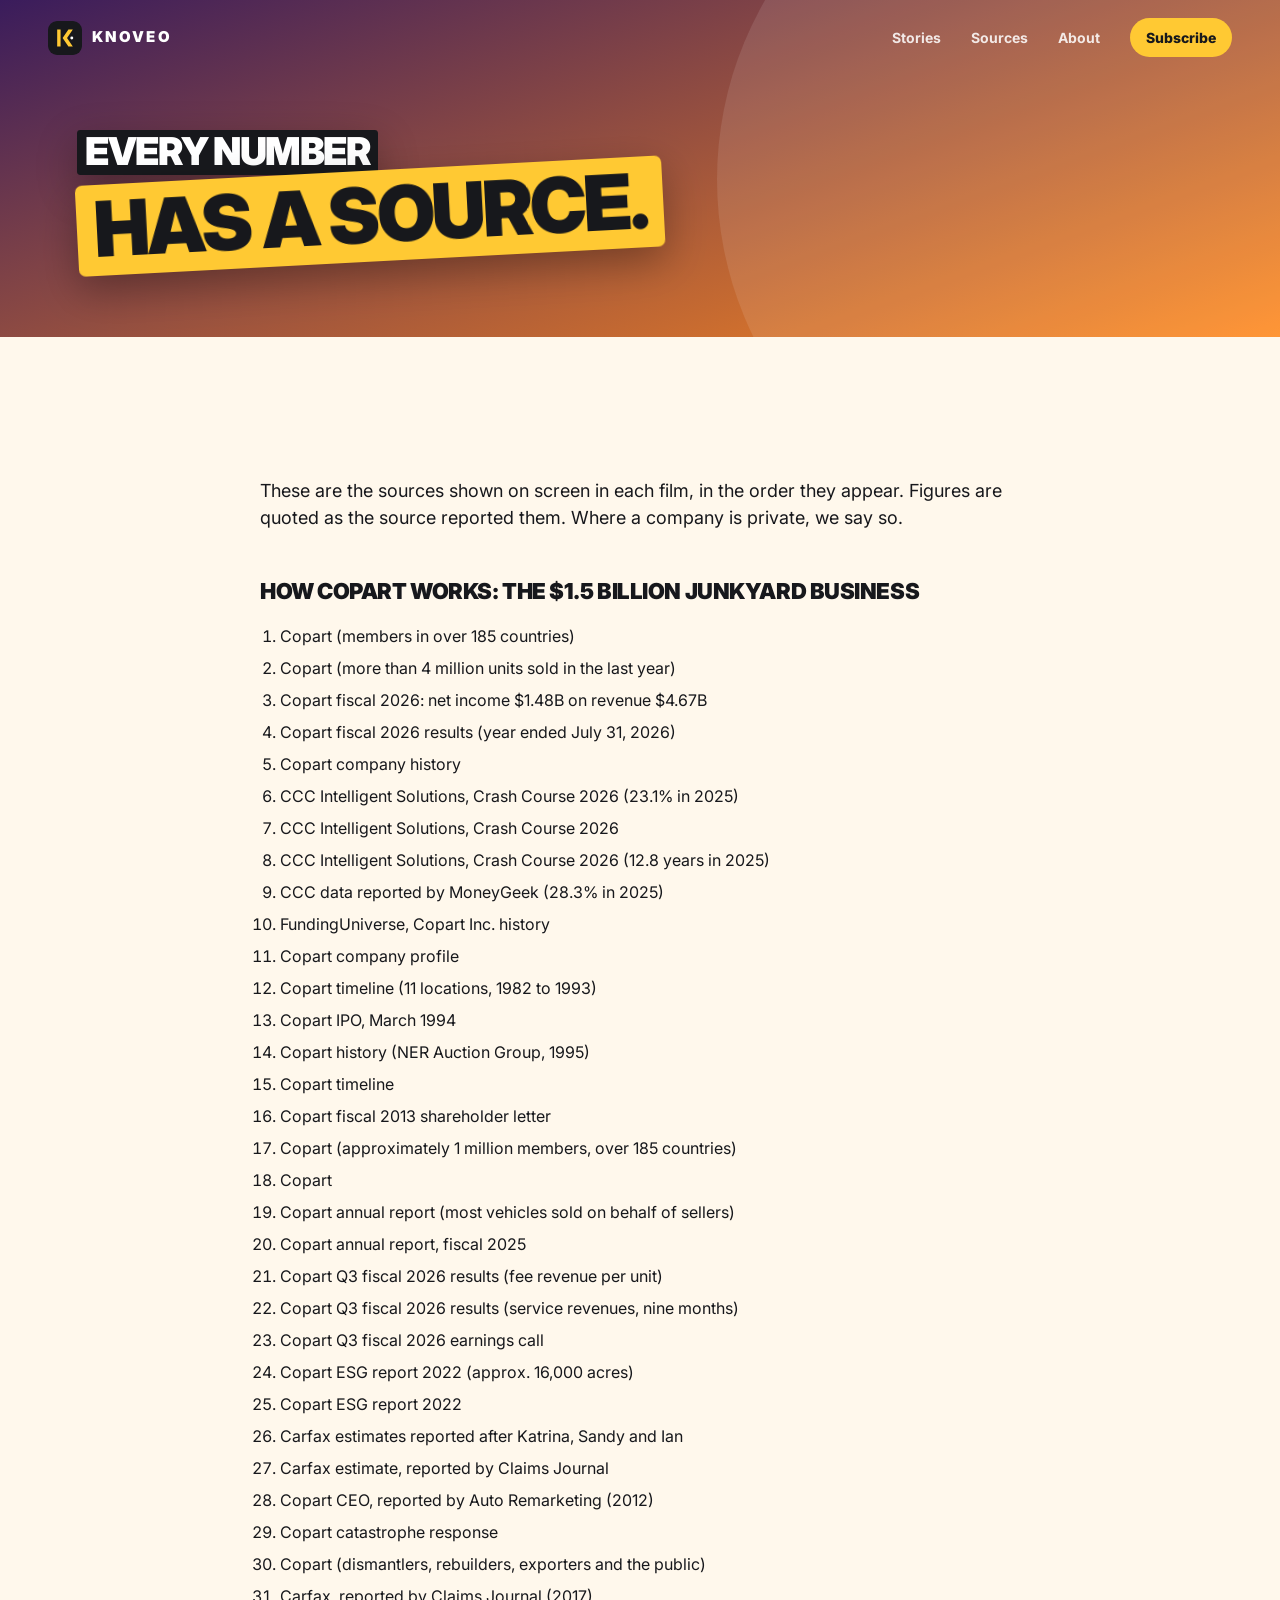
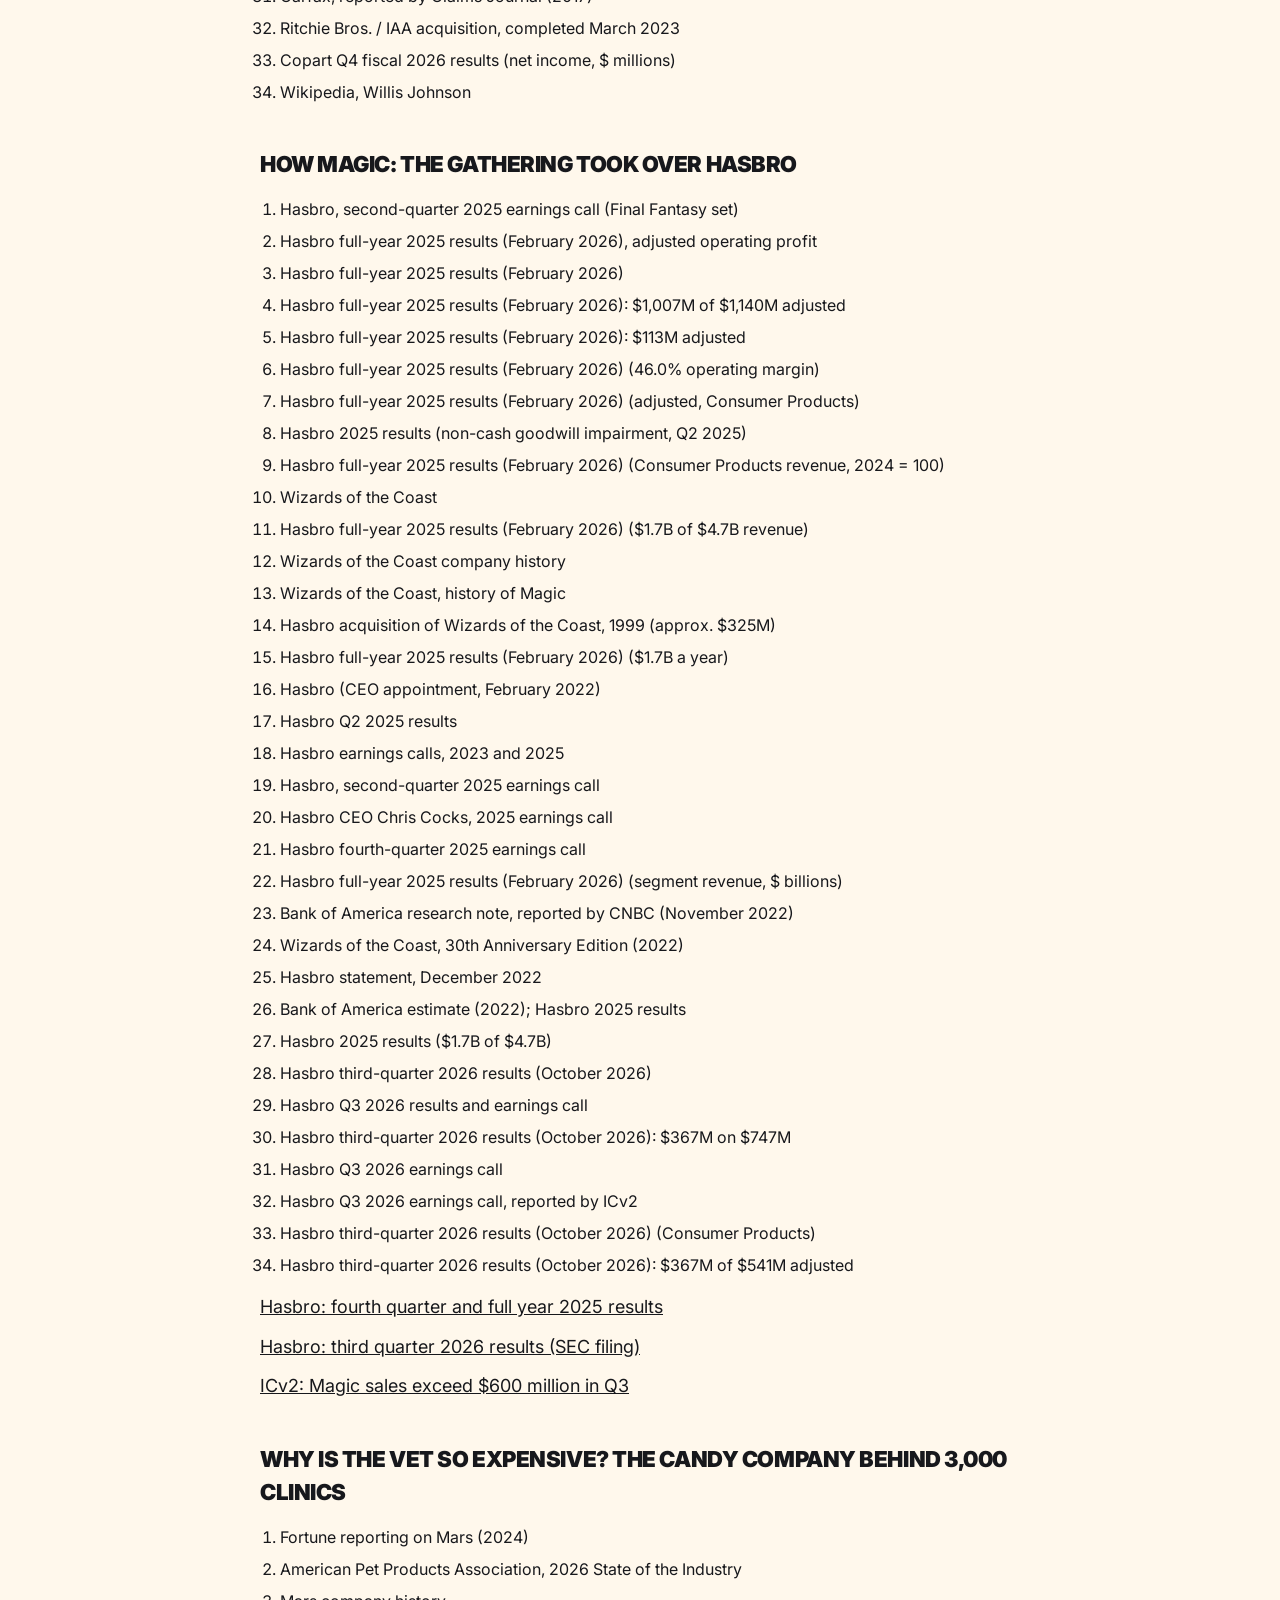
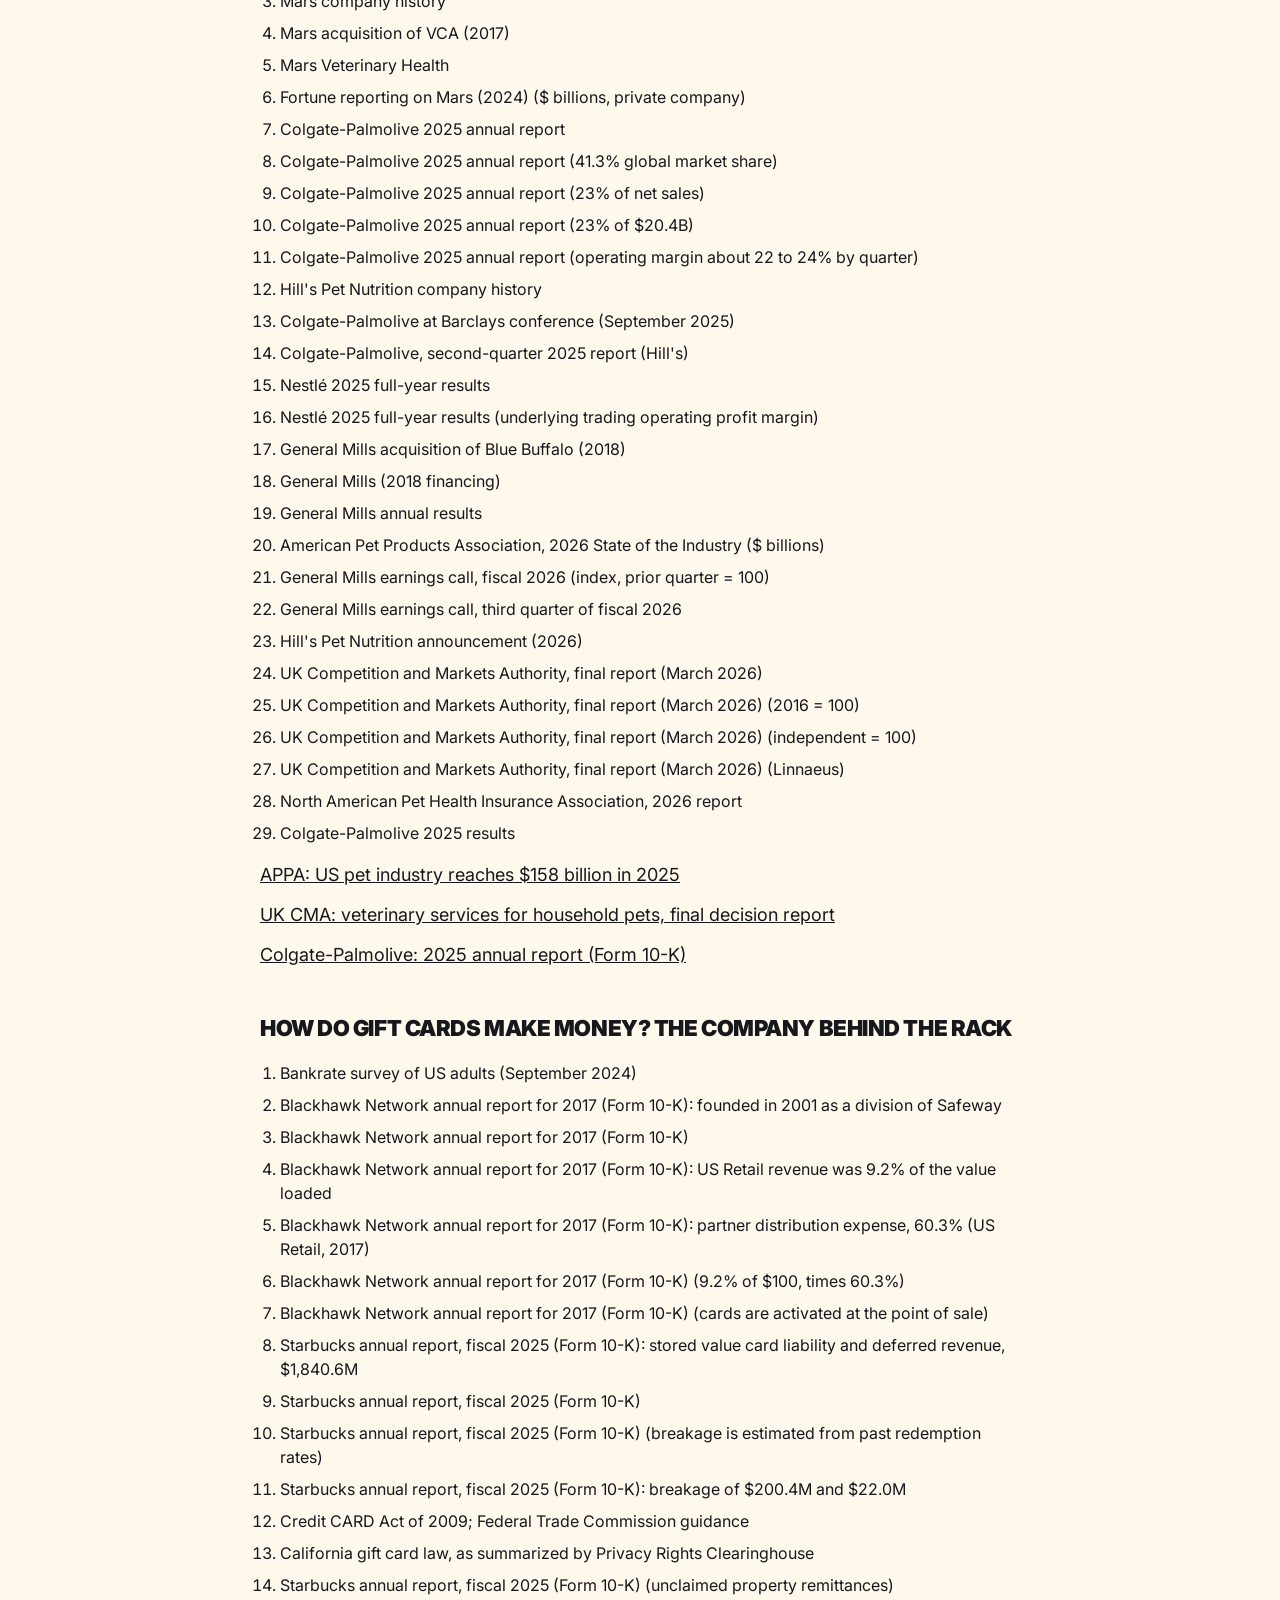
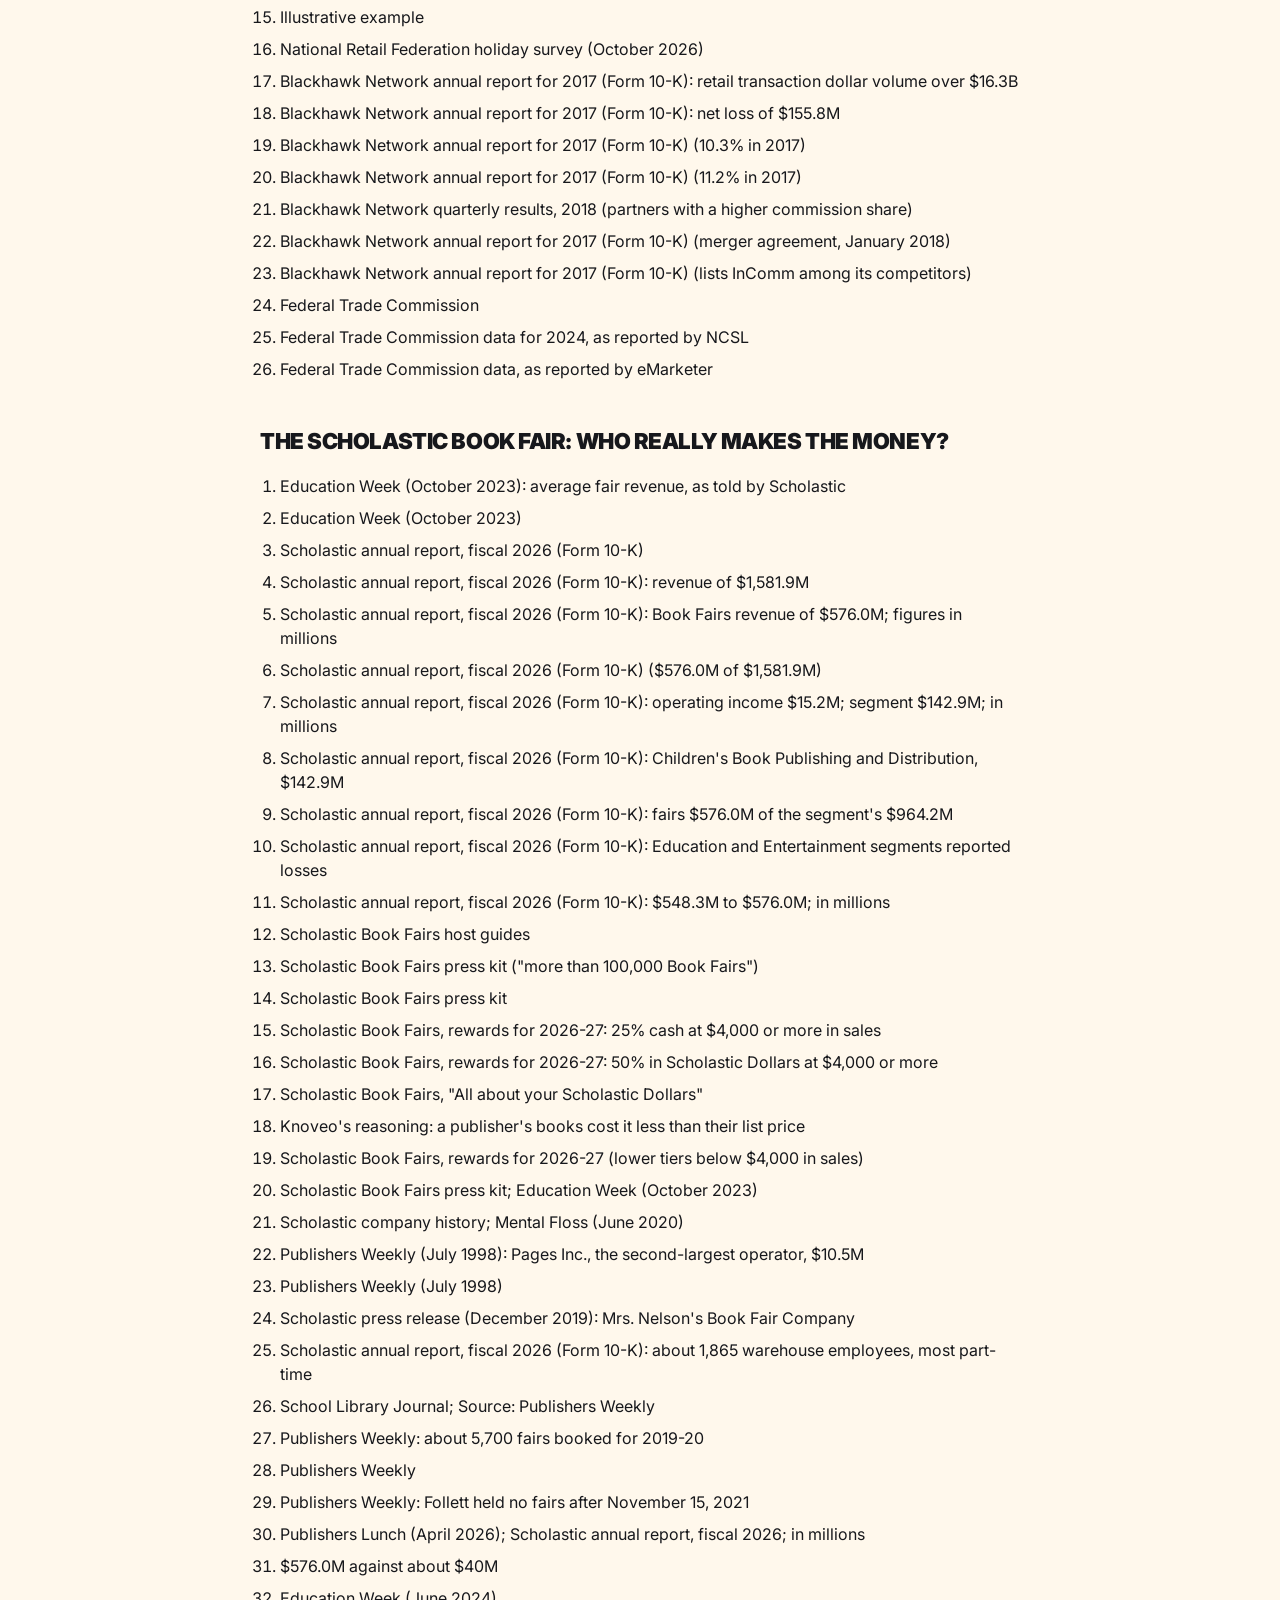
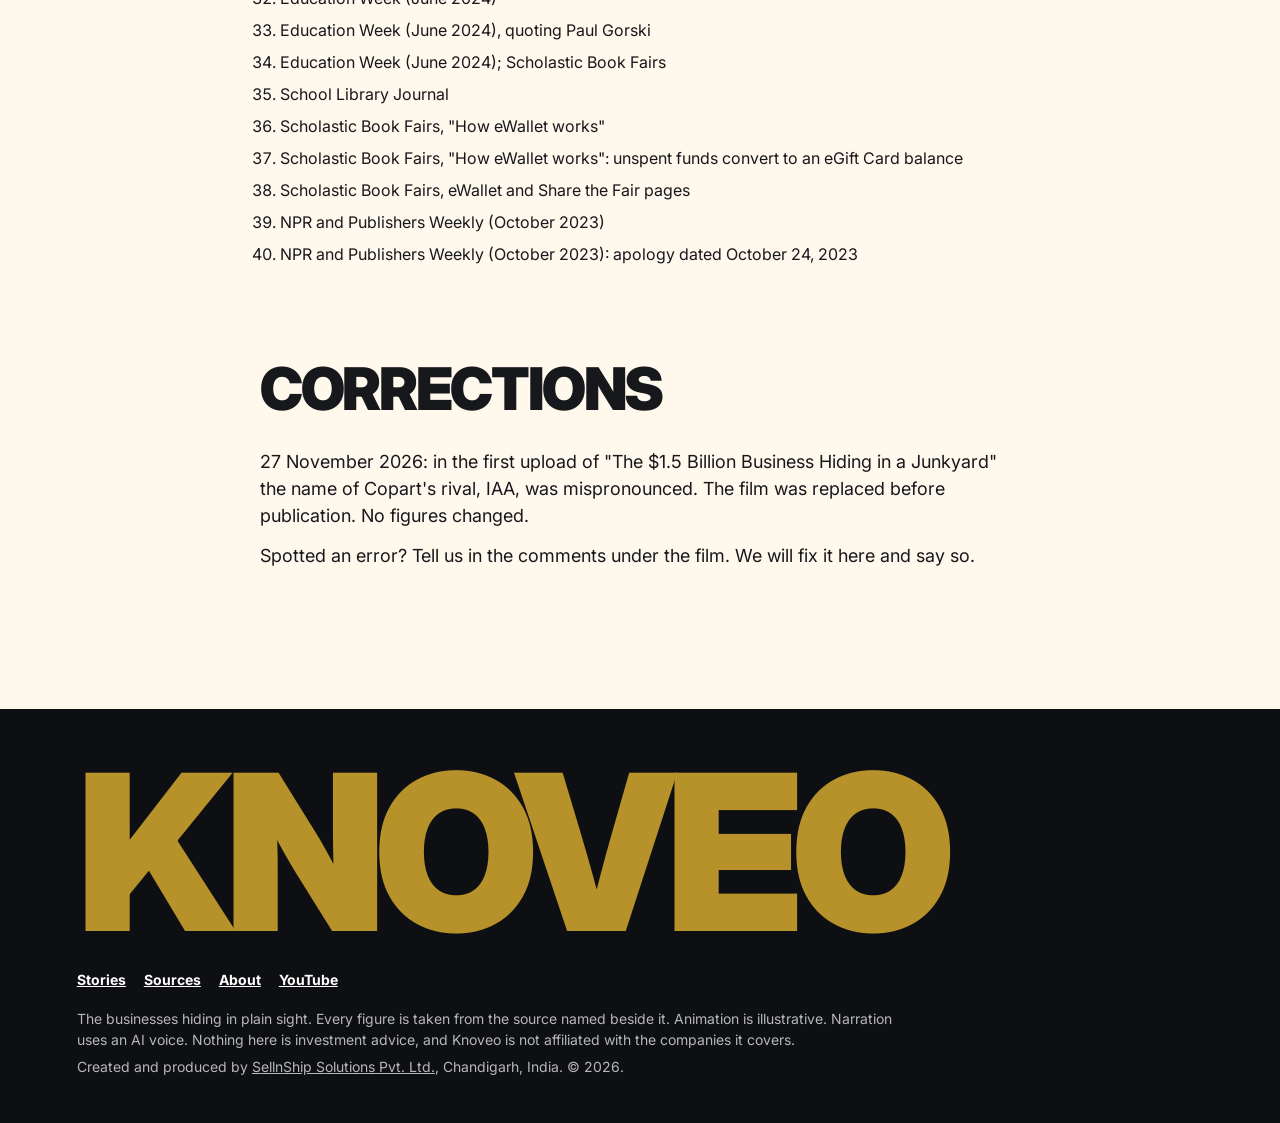
<file: sources/index.html>
<!doctype html><html lang="en"><head><meta charset="utf-8"><meta name="viewport" content="width=device-width,initial-scale=1">
<title>Sources | Knoveo</title><meta name="description" content="Every source behind every figure in every Knoveo story, plus the corrections log.">
<link rel="canonical" href="https://knoveo.com/sources/"><link rel="alternate" type="application/rss+xml" title="Knoveo stories" href="https://knoveo.com/feed.xml"><meta property="og:type" content="website"><meta property="og:site_name" content="Knoveo"><meta property="og:title" content="Sources | Knoveo"><meta property="og:description" content="Every source behind every figure in every Knoveo story, plus the corrections log."><meta property="og:url" content="https://knoveo.com/sources/"><meta property="og:image" content="https://knoveo.com/img/og-home.jpg"><meta name="twitter:card" content="summary_large_image">
<meta name="msvalidate.01" content="ABE13EDA94BFA283979A5229093ED325"><script defer src='https://static.cloudflareinsights.com/beacon.min.js' data-cf-beacon='{"token": "05261734235e43869aeb520b86baf0cf"}'></script><meta name="theme-color" content="#17181C"><link rel="icon" href="../favicon.svg" type="image/svg+xml"><link rel="preload" href="../fonts/inter-latin-opsz-normal.woff2" as="font" type="font/woff2" crossorigin><link rel="stylesheet" href="../css/app.css">
<script type="application/ld+json">{"@context": "https://schema.org", "@graph": [{"@type": "Organization", "@id": "https://knoveo.com/#org", "name": "Knoveo", "url": "https://knoveo.com/", "logo": "https://knoveo.com/img/knoveo-mark.png", "slogan": "The businesses hiding in plain sight.", "sameAs": ["https://www.youtube.com/@knoveotv"], "parentOrganization": {"@type": "Organization", "name": "SellnShip Solutions Pvt. Ltd.", "url": "https://sellnship.in/", "address": {"@type": "PostalAddress", "addressLocality": "Chandigarh", "addressCountry": "IN"}}}, {"@type": "WebSite", "@id": "https://knoveo.com/#site", "url": "https://knoveo.com/", "name": "Knoveo", "publisher": {"@id": "https://knoveo.com/#org"}}]}</script></head><body class="ep"><a class="skip" href="#main">Skip to content</a>
<header class="top"><a class="logo" href="../" aria-label="Knoveo home"><svg viewBox="0 0 100 100" aria-hidden="true"><rect width="100" height="100" rx="22" fill="#17181C"/><rect x="27" y="25" width="10" height="50" fill="#FFC933"/><path d="M73 25H60L43 50l17 25h13L56 50z" fill="#FFC933"/><circle cx="70" cy="50" r="4.3" fill="#fff"/></svg><span>KNOVEO</span></a><nav aria-label="Main"><a href="../stories/">Stories</a><a href="../sources/">Sources</a><a href="../about/">About</a><a class="pill" href="https://www.youtube.com/@knoveotv?sub_confirmation=1" rel="noopener">Subscribe</a></nav></header>
<main id="main"><section class="ep-hero" style="--c1:#3A1C5C;--c2:#FF8A1F"><div class="rv"><h1 class="slabs "><span class="sl k" style="--i:0">Every number</span><span class="sl y big" style="--i:1">has a source.</span></h1></div></section><section class="band paper"><div class="prose"><p>These are the sources shown on screen in each film, in the order they appear. Figures are quoted as the source reported them. Where a company is private, we say so.</p><h3>How Copart Works: The $1.5 Billion Junkyard Business</h3><ol class="srcs"><li>Copart (members in over 185 countries)</li><li>Copart (more than 4 million units sold in the last year)</li><li>Copart fiscal 2026: net income $1.48B on revenue $4.67B</li><li>Copart fiscal 2026 results (year ended July 31, 2026)</li><li>Copart company history</li><li>CCC Intelligent Solutions, Crash Course 2026 (23.1% in 2025)</li><li>CCC Intelligent Solutions, Crash Course 2026</li><li>CCC Intelligent Solutions, Crash Course 2026 (12.8 years in 2025)</li><li>CCC data reported by MoneyGeek (28.3% in 2025)</li><li>FundingUniverse, Copart Inc. history</li><li>Copart company profile</li><li>Copart timeline (11 locations, 1982 to 1993)</li><li>Copart IPO, March 1994</li><li>Copart history (NER Auction Group, 1995)</li><li>Copart timeline</li><li>Copart fiscal 2013 shareholder letter</li><li>Copart (approximately 1 million members, over 185 countries)</li><li>Copart</li><li>Copart annual report (most vehicles sold on behalf of sellers)</li><li>Copart annual report, fiscal 2025</li><li>Copart Q3 fiscal 2026 results (fee revenue per unit)</li><li>Copart Q3 fiscal 2026 results (service revenues, nine months)</li><li>Copart Q3 fiscal 2026 earnings call</li><li>Copart ESG report 2022 (approx. 16,000 acres)</li><li>Copart ESG report 2022</li><li>Carfax estimates reported after Katrina, Sandy and Ian</li><li>Carfax estimate, reported by Claims Journal</li><li>Copart CEO, reported by Auto Remarketing (2012)</li><li>Copart catastrophe response</li><li>Copart (dismantlers, rebuilders, exporters and the public)</li><li>Carfax, reported by Claims Journal (2017)</li><li>Ritchie Bros. / IAA acquisition, completed March 2023</li><li>Copart Q4 fiscal 2026 results (net income, $ millions)</li><li>Wikipedia, Willis Johnson</li></ol><h3>How Magic: The Gathering Took Over Hasbro</h3><ol class="srcs"><li>Hasbro, second-quarter 2025 earnings call (Final Fantasy set)</li><li>Hasbro full-year 2025 results (February 2026), adjusted operating profit</li><li>Hasbro full-year 2025 results (February 2026)</li><li>Hasbro full-year 2025 results (February 2026): $1,007M of $1,140M adjusted</li><li>Hasbro full-year 2025 results (February 2026): $113M adjusted</li><li>Hasbro full-year 2025 results (February 2026) (46.0% operating margin)</li><li>Hasbro full-year 2025 results (February 2026) (adjusted, Consumer Products)</li><li>Hasbro 2025 results (non-cash goodwill impairment, Q2 2025)</li><li>Hasbro full-year 2025 results (February 2026) (Consumer Products revenue, 2024 = 100)</li><li>Wizards of the Coast</li><li>Hasbro full-year 2025 results (February 2026) ($1.7B of $4.7B revenue)</li><li>Wizards of the Coast company history</li><li>Wizards of the Coast, history of Magic</li><li>Hasbro acquisition of Wizards of the Coast, 1999 (approx. $325M)</li><li>Hasbro full-year 2025 results (February 2026) ($1.7B a year)</li><li>Hasbro (CEO appointment, February 2022)</li><li>Hasbro Q2 2025 results</li><li>Hasbro earnings calls, 2023 and 2025</li><li>Hasbro, second-quarter 2025 earnings call</li><li>Hasbro CEO Chris Cocks, 2025 earnings call</li><li>Hasbro fourth-quarter 2025 earnings call</li><li>Hasbro full-year 2025 results (February 2026) (segment revenue, $ billions)</li><li>Bank of America research note, reported by CNBC (November 2022)</li><li>Wizards of the Coast, 30th Anniversary Edition (2022)</li><li>Hasbro statement, December 2022</li><li>Bank of America estimate (2022); Hasbro 2025 results</li><li>Hasbro 2025 results ($1.7B of $4.7B)</li><li>Hasbro third-quarter 2026 results (October 2026)</li><li>Hasbro Q3 2026 results and earnings call</li><li>Hasbro third-quarter 2026 results (October 2026): $367M on $747M</li><li>Hasbro Q3 2026 earnings call</li><li>Hasbro Q3 2026 earnings call, reported by ICv2</li><li>Hasbro third-quarter 2026 results (October 2026) (Consumer Products)</li><li>Hasbro third-quarter 2026 results (October 2026): $367M of $541M adjusted</li></ol><p><a href="https://newsroom.hasbro.com/node/36306" rel="noopener">Hasbro: fourth quarter and full year 2025 results</a></p><p><a href="https://www.sec.gov/Archives/edgar/data/0000046080/000004608026000058/exhibit991q32026.htm" rel="noopener">Hasbro: third quarter 2026 results (SEC filing)</a></p><p><a href="https://icv2.com/print/article/63678" rel="noopener">ICv2: Magic sales exceed $600 million in Q3</a></p><h3>Why Is the Vet So Expensive? The Candy Company Behind 3,000 Clinics</h3><ol class="srcs"><li>Fortune reporting on Mars (2024)</li><li>American Pet Products Association, 2026 State of the Industry</li><li>Mars company history</li><li>Mars acquisition of VCA (2017)</li><li>Mars Veterinary Health</li><li>Fortune reporting on Mars (2024) ($ billions, private company)</li><li>Colgate-Palmolive 2025 annual report</li><li>Colgate-Palmolive 2025 annual report (41.3% global market share)</li><li>Colgate-Palmolive 2025 annual report (23% of net sales)</li><li>Colgate-Palmolive 2025 annual report (23% of $20.4B)</li><li>Colgate-Palmolive 2025 annual report (operating margin about 22 to 24% by quarter)</li><li>Hill&#x27;s Pet Nutrition company history</li><li>Colgate-Palmolive at Barclays conference (September 2025)</li><li>Colgate-Palmolive, second-quarter 2025 report (Hill&#x27;s)</li><li>Nestlé 2025 full-year results</li><li>Nestlé 2025 full-year results (underlying trading operating profit margin)</li><li>General Mills acquisition of Blue Buffalo (2018)</li><li>General Mills (2018 financing)</li><li>General Mills annual results</li><li>American Pet Products Association, 2026 State of the Industry ($ billions)</li><li>General Mills earnings call, fiscal 2026 (index, prior quarter = 100)</li><li>General Mills earnings call, third quarter of fiscal 2026</li><li>Hill&#x27;s Pet Nutrition announcement (2026)</li><li>UK Competition and Markets Authority, final report (March 2026)</li><li>UK Competition and Markets Authority, final report (March 2026) (2016 = 100)</li><li>UK Competition and Markets Authority, final report (March 2026) (independent = 100)</li><li>UK Competition and Markets Authority, final report (March 2026) (Linnaeus)</li><li>North American Pet Health Insurance Association, 2026 report</li><li>Colgate-Palmolive 2025 results</li></ol><p><a href="https://americanpetproducts.org/news/u.s.-pet-industry-reaches-158-billion-in-2025-poised-for-continued-growth-in-2026" rel="noopener">APPA: US pet industry reaches $158 billion in 2025</a></p><p><a href="https://www.gov.uk/government/publications/veterinary-services-for-household-pets-final-decision-report" rel="noopener">UK CMA: veterinary services for household pets, final decision report</a></p><p><a href="https://www.sec.gov/Archives/edgar/data/21665/000002166526000006/cl-20251231.htm" rel="noopener">Colgate-Palmolive: 2025 annual report (Form 10-K)</a></p><h3>How Do Gift Cards Make Money? The Company Behind the Rack</h3><ol class="srcs"><li>Bankrate survey of US adults (September 2024)</li><li>Blackhawk Network annual report for 2017 (Form 10-K): founded in 2001 as a division of Safeway</li><li>Blackhawk Network annual report for 2017 (Form 10-K)</li><li>Blackhawk Network annual report for 2017 (Form 10-K): US Retail revenue was 9.2% of the value loaded</li><li>Blackhawk Network annual report for 2017 (Form 10-K): partner distribution expense, 60.3% (US Retail, 2017)</li><li>Blackhawk Network annual report for 2017 (Form 10-K) (9.2% of $100, times 60.3%)</li><li>Blackhawk Network annual report for 2017 (Form 10-K) (cards are activated at the point of sale)</li><li>Starbucks annual report, fiscal 2025 (Form 10-K): stored value card liability and deferred revenue, $1,840.6M</li><li>Starbucks annual report, fiscal 2025 (Form 10-K)</li><li>Starbucks annual report, fiscal 2025 (Form 10-K) (breakage is estimated from past redemption rates)</li><li>Starbucks annual report, fiscal 2025 (Form 10-K): breakage of $200.4M and $22.0M</li><li>Credit CARD Act of 2009; Federal Trade Commission guidance</li><li>California gift card law, as summarized by Privacy Rights Clearinghouse</li><li>Starbucks annual report, fiscal 2025 (Form 10-K) (unclaimed property remittances)</li><li>Illustrative example</li><li>National Retail Federation holiday survey (October 2026)</li><li>Blackhawk Network annual report for 2017 (Form 10-K): retail transaction dollar volume over $16.3B</li><li>Blackhawk Network annual report for 2017 (Form 10-K): net loss of $155.8M</li><li>Blackhawk Network annual report for 2017 (Form 10-K) (10.3% in 2017)</li><li>Blackhawk Network annual report for 2017 (Form 10-K) (11.2% in 2017)</li><li>Blackhawk Network quarterly results, 2018 (partners with a higher commission share)</li><li>Blackhawk Network annual report for 2017 (Form 10-K) (merger agreement, January 2018)</li><li>Blackhawk Network annual report for 2017 (Form 10-K) (lists InComm among its competitors)</li><li>Federal Trade Commission</li><li>Federal Trade Commission data for 2024, as reported by NCSL</li><li>Federal Trade Commission data, as reported by eMarketer</li></ol><h3>The Scholastic Book Fair: Who Really Makes the Money?</h3><ol class="srcs"><li>Education Week (October 2023): average fair revenue, as told by Scholastic</li><li>Education Week (October 2023)</li><li>Scholastic annual report, fiscal 2026 (Form 10-K)</li><li>Scholastic annual report, fiscal 2026 (Form 10-K): revenue of $1,581.9M</li><li>Scholastic annual report, fiscal 2026 (Form 10-K): Book Fairs revenue of $576.0M; figures in millions</li><li>Scholastic annual report, fiscal 2026 (Form 10-K) ($576.0M of $1,581.9M)</li><li>Scholastic annual report, fiscal 2026 (Form 10-K): operating income $15.2M; segment $142.9M; in millions</li><li>Scholastic annual report, fiscal 2026 (Form 10-K): Children&#x27;s Book Publishing and Distribution, $142.9M</li><li>Scholastic annual report, fiscal 2026 (Form 10-K): fairs $576.0M of the segment&#x27;s $964.2M</li><li>Scholastic annual report, fiscal 2026 (Form 10-K): Education and Entertainment segments reported losses</li><li>Scholastic annual report, fiscal 2026 (Form 10-K): $548.3M to $576.0M; in millions</li><li>Scholastic Book Fairs host guides</li><li>Scholastic Book Fairs press kit (&quot;more than 100,000 Book Fairs&quot;)</li><li>Scholastic Book Fairs press kit</li><li>Scholastic Book Fairs, rewards for 2026-27: 25% cash at $4,000 or more in sales</li><li>Scholastic Book Fairs, rewards for 2026-27: 50% in Scholastic Dollars at $4,000 or more</li><li>Scholastic Book Fairs, &quot;All about your Scholastic Dollars&quot;</li><li>Knoveo&#x27;s reasoning: a publisher&#x27;s books cost it less than their list price</li><li>Scholastic Book Fairs, rewards for 2026-27 (lower tiers below $4,000 in sales)</li><li>Scholastic Book Fairs press kit; Education Week (October 2023)</li><li>Scholastic company history; Mental Floss (June 2020)</li><li>Publishers Weekly (July 1998): Pages Inc., the second-largest operator, $10.5M</li><li>Publishers Weekly (July 1998)</li><li>Scholastic press release (December 2019): Mrs. Nelson&#x27;s Book Fair Company</li><li>Scholastic annual report, fiscal 2026 (Form 10-K): about 1,865 warehouse employees, most part-time</li><li>School Library Journal; Source: Publishers Weekly</li><li>Publishers Weekly: about 5,700 fairs booked for 2019-20</li><li>Publishers Weekly</li><li>Publishers Weekly: Follett held no fairs after November 15, 2021</li><li>Publishers Lunch (April 2026); Scholastic annual report, fiscal 2026; in millions</li><li>$576.0M against about $40M</li><li>Education Week (June 2024)</li><li>Education Week (June 2024), quoting Paul Gorski</li><li>Education Week (June 2024); Scholastic Book Fairs</li><li>School Library Journal</li><li>Scholastic Book Fairs, &quot;How eWallet works&quot;</li><li>Scholastic Book Fairs, &quot;How eWallet works&quot;: unspent funds convert to an eGift Card balance</li><li>Scholastic Book Fairs, eWallet and Share the Fair pages</li><li>NPR and Publishers Weekly (October 2023)</li><li>NPR and Publishers Weekly (October 2023): apology dated October 24, 2023</li></ol><h2>Corrections</h2><p>27 November 2026: in the first upload of "The $1.5 Billion Business Hiding in a Junkyard" the name of Copart's rival, IAA, was mispronounced. The film was replaced before publication. No figures changed.</p><p>Spotted an error? Tell us in the comments under the film. We will fix it here and say so.</p></div></section></main>
<footer><p class="wm" aria-hidden="true">KNOVEO</p><nav aria-label="Footer"><a href="../stories/">Stories</a><a href="../sources/">Sources</a><a href="../about/">About</a><a href="https://www.youtube.com/@knoveotv" rel="noopener">YouTube</a></nav>
<p>The businesses hiding in plain sight. Every figure is taken from the source named beside it. Animation is illustrative. Narration uses an AI voice. Nothing here is investment advice, and Knoveo is not affiliated with the companies it covers.</p>
<p>Created and produced by <a href="https://sellnship.in/" rel="noopener">SellnShip Solutions Pvt. Ltd.</a>, Chandigarh, India. © 2026.</p></footer>
<script type="module" src="../js/site.js"></script></body></html>
</file>
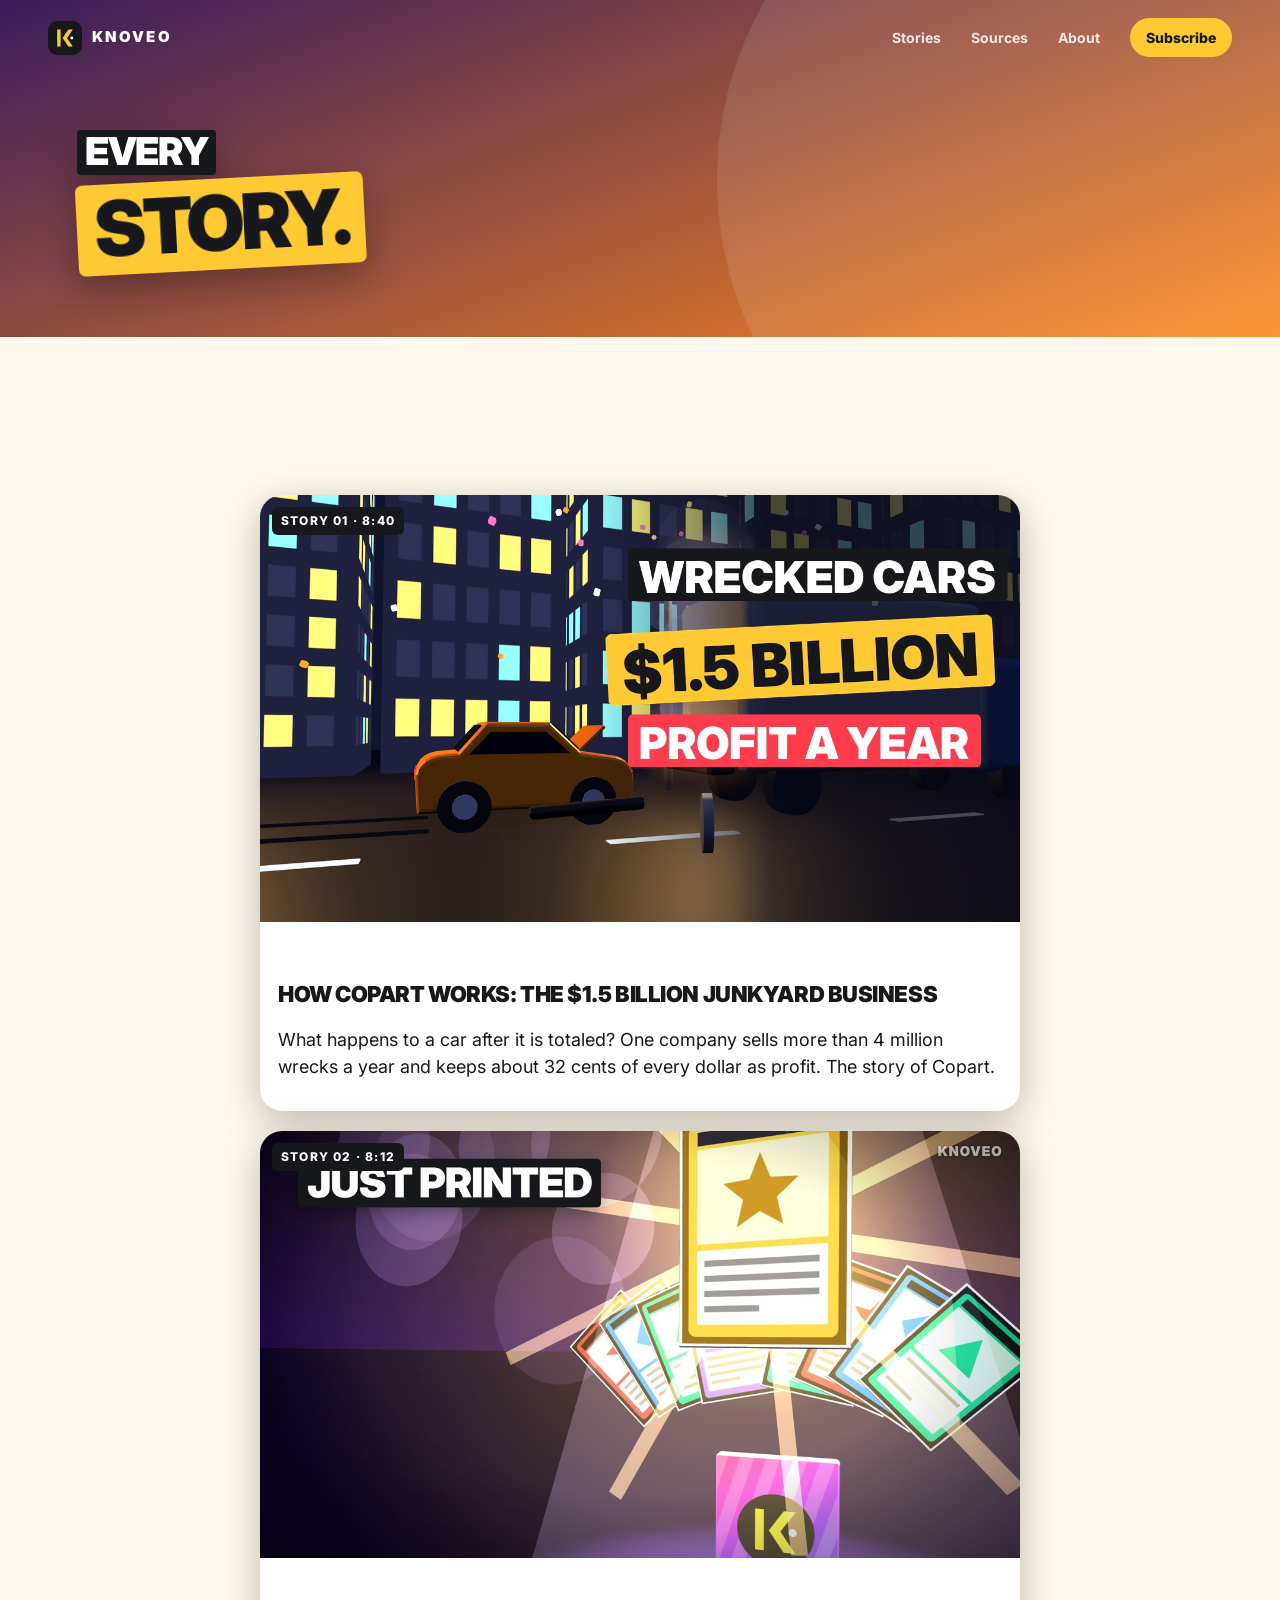
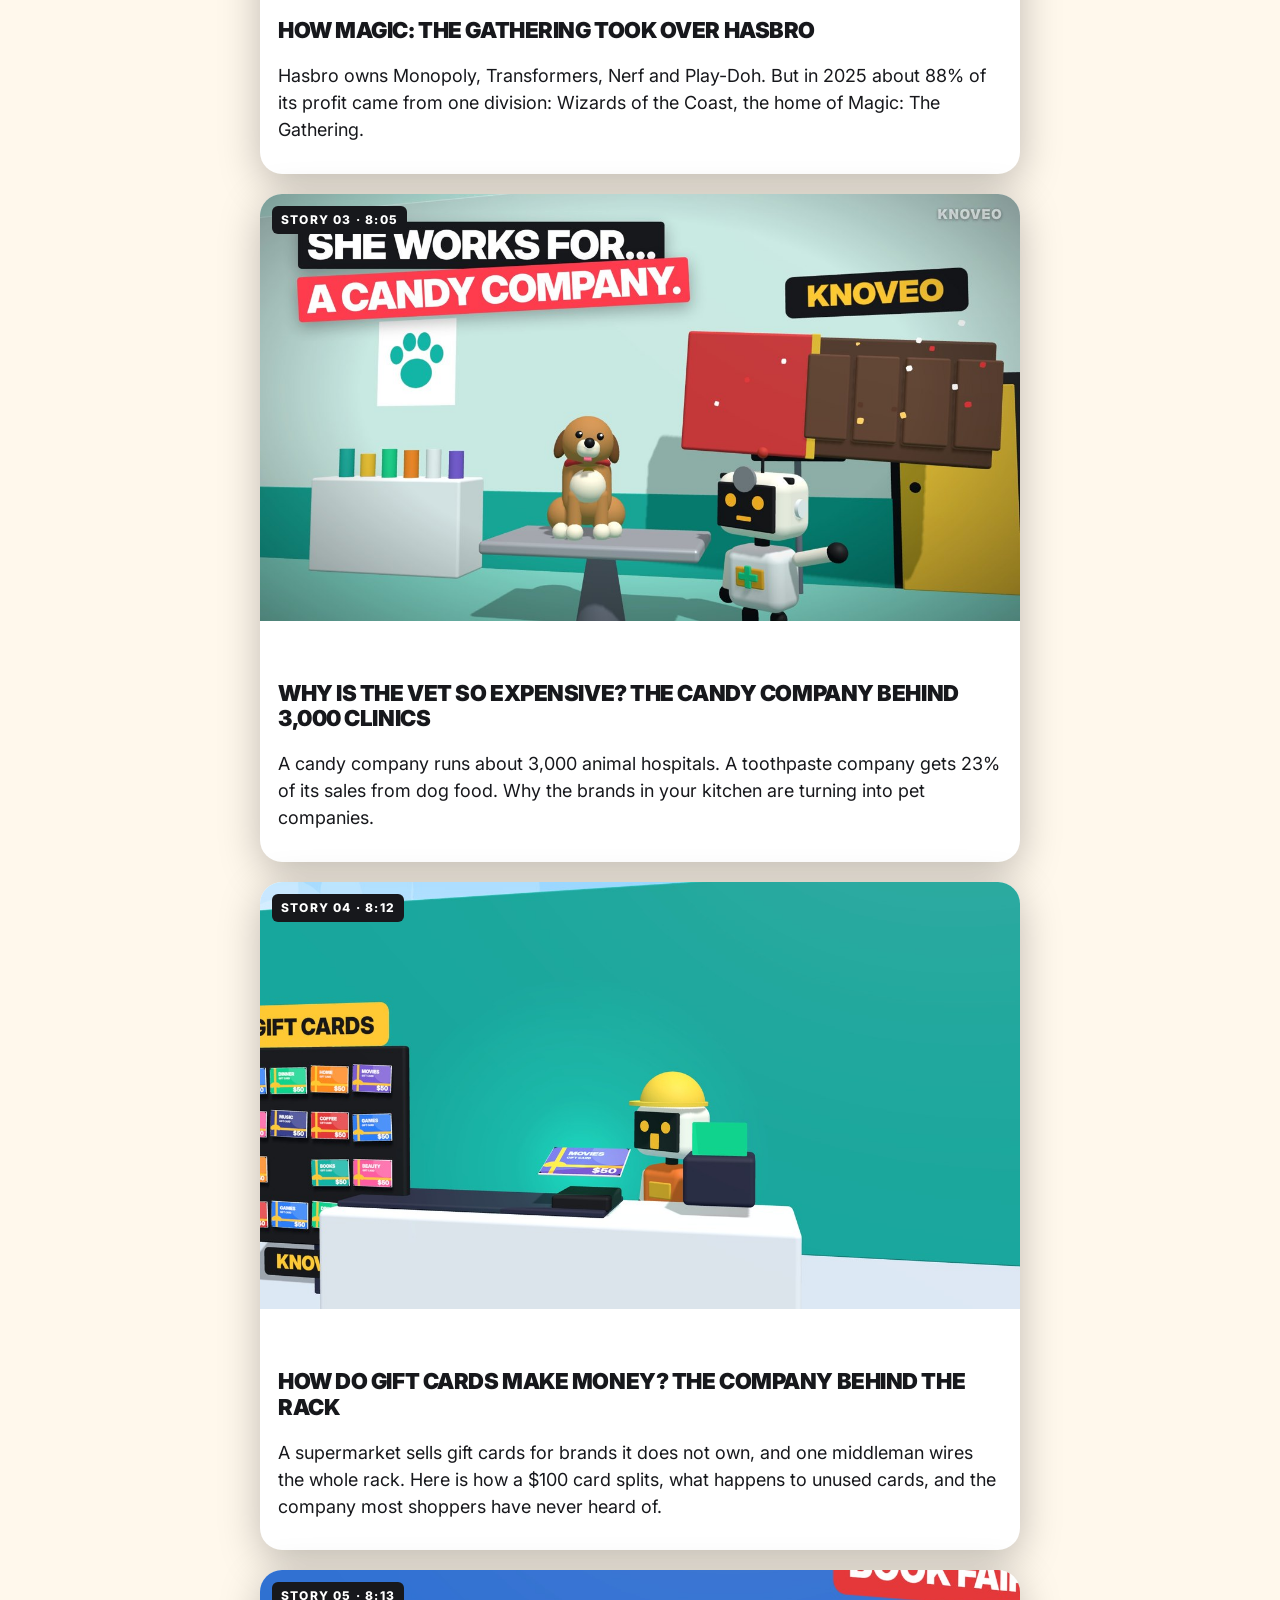
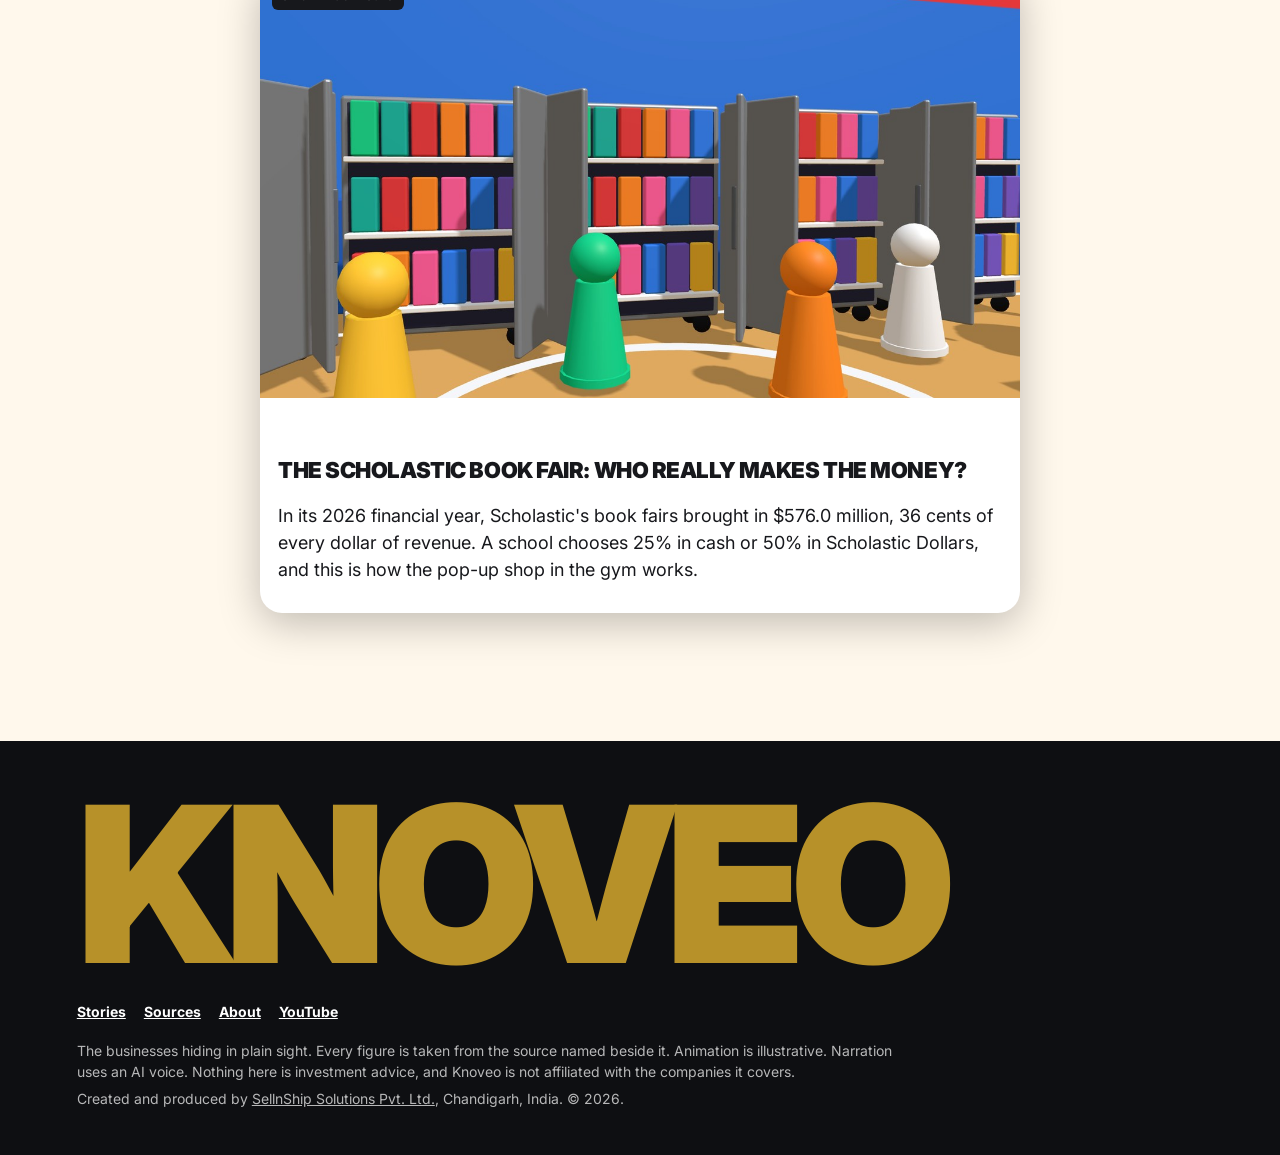
<file: stories/index.html>
<!doctype html><html lang="en"><head><meta charset="utf-8"><meta name="viewport" content="width=device-width,initial-scale=1">
<title>Stories | Knoveo</title><meta name="description" content="Every Knoveo story: the businesses hiding in plain sight.">
<link rel="canonical" href="https://knoveo.com/stories/"><link rel="alternate" type="application/rss+xml" title="Knoveo stories" href="https://knoveo.com/feed.xml"><meta property="og:type" content="website"><meta property="og:site_name" content="Knoveo"><meta property="og:title" content="Stories | Knoveo"><meta property="og:description" content="Every Knoveo story: the businesses hiding in plain sight."><meta property="og:url" content="https://knoveo.com/stories/"><meta property="og:image" content="https://knoveo.com/img/og-home.jpg"><meta name="twitter:card" content="summary_large_image">
<meta name="msvalidate.01" content="ABE13EDA94BFA283979A5229093ED325"><script defer src='https://static.cloudflareinsights.com/beacon.min.js' data-cf-beacon='{"token": "05261734235e43869aeb520b86baf0cf"}'></script><meta name="theme-color" content="#17181C"><link rel="icon" href="../favicon.svg" type="image/svg+xml"><link rel="preload" href="../fonts/inter-latin-opsz-normal.woff2" as="font" type="font/woff2" crossorigin><link rel="stylesheet" href="../css/app.css">
<script type="application/ld+json">{"@context": "https://schema.org", "@graph": [{"@type": "Organization", "@id": "https://knoveo.com/#org", "name": "Knoveo", "url": "https://knoveo.com/", "logo": "https://knoveo.com/img/knoveo-mark.png", "slogan": "The businesses hiding in plain sight.", "sameAs": ["https://www.youtube.com/@knoveotv"], "parentOrganization": {"@type": "Organization", "name": "SellnShip Solutions Pvt. Ltd.", "url": "https://sellnship.in/", "address": {"@type": "PostalAddress", "addressLocality": "Chandigarh", "addressCountry": "IN"}}}, {"@type": "WebSite", "@id": "https://knoveo.com/#site", "url": "https://knoveo.com/", "name": "Knoveo", "publisher": {"@id": "https://knoveo.com/#org"}}]}</script></head><body class="ep"><a class="skip" href="#main">Skip to content</a>
<header class="top"><a class="logo" href="../" aria-label="Knoveo home"><svg viewBox="0 0 100 100" aria-hidden="true"><rect width="100" height="100" rx="22" fill="#17181C"/><rect x="27" y="25" width="10" height="50" fill="#FFC933"/><path d="M73 25H60L43 50l17 25h13L56 50z" fill="#FFC933"/><circle cx="70" cy="50" r="4.3" fill="#fff"/></svg><span>KNOVEO</span></a><nav aria-label="Main"><a href="../stories/">Stories</a><a href="../sources/">Sources</a><a href="../about/">About</a><a class="pill" href="https://www.youtube.com/@knoveotv?sub_confirmation=1" rel="noopener">Subscribe</a></nav></header>
<main id="main"><section class="ep-hero" style="--c1:#3A1C5C;--c2:#FF8A1F"><div class="rv"><h1 class="slabs "><span class="sl k" style="--i:0">Every</span><span class="sl y big" style="--i:1">story.</span></h1></div></section><section class="band paper"><div class="prose"><div class="stories" style="grid-template-columns:1fr"><a class="story rv" href="../stories/junkyard-empire/"><div class="ph" style="background-image:url(../img/junkyard.jpg)"><span>Story 01 · 8:40</span></div><h3>How Copart Works: The $1.5 Billion Junkyard Business</h3><p>What happens to a car after it is totaled? One company sells more than 4 million wrecks a year and keeps about 32 cents of every dollar as profit. The story of Copart.</p></a><a class="story rv" href="../stories/cardboard-empire/"><div class="ph" style="background-image:url(../img/cardboard.jpg)"><span>Story 02 · 8:12</span></div><h3>How Magic: The Gathering Took Over Hasbro</h3><p>Hasbro owns Monopoly, Transformers, Nerf and Play-Doh. But in 2025 about 88% of its profit came from one division: Wizards of the Coast, the home of Magic: The Gathering.</p></a><a class="story rv" href="../stories/pet-empire/"><div class="ph" style="background-image:url(../img/pets.jpg)"><span>Story 03 · 8:05</span></div><h3>Why Is the Vet So Expensive? The Candy Company Behind 3,000 Clinics</h3><p>A candy company runs about 3,000 animal hospitals. A toothpaste company gets 23% of its sales from dog food. Why the brands in your kitchen are turning into pet companies.</p></a><a class="story rv" href="../stories/gift-card-machine/"><div class="ph" style="background-image:url(../img/giftcards.jpg)"><span>Story 04 · 8:12</span></div><h3>How Do Gift Cards Make Money? The Company Behind the Rack</h3><p>A supermarket sells gift cards for brands it does not own, and one middleman wires the whole rack. Here is how a $100 card splits, what happens to unused cards, and the company most shoppers have never heard of.</p></a><a class="story rv" href="../stories/book-fair-machine/"><div class="ph" style="background-image:url(../img/bookfair.jpg)"><span>Story 05 · 8:13</span></div><h3>The Scholastic Book Fair: Who Really Makes the Money?</h3><p>In its 2026 financial year, Scholastic&#x27;s book fairs brought in $576.0 million, 36 cents of every dollar of revenue. A school chooses 25% in cash or 50% in Scholastic Dollars, and this is how the pop-up shop in the gym works.</p></a></div></div></section></main>
<footer><p class="wm" aria-hidden="true">KNOVEO</p><nav aria-label="Footer"><a href="../stories/">Stories</a><a href="../sources/">Sources</a><a href="../about/">About</a><a href="https://www.youtube.com/@knoveotv" rel="noopener">YouTube</a></nav>
<p>The businesses hiding in plain sight. Every figure is taken from the source named beside it. Animation is illustrative. Narration uses an AI voice. Nothing here is investment advice, and Knoveo is not affiliated with the companies it covers.</p>
<p>Created and produced by <a href="https://sellnship.in/" rel="noopener">SellnShip Solutions Pvt. Ltd.</a>, Chandigarh, India. © 2026.</p></footer>
<script type="module" src="../js/site.js"></script></body></html>
</file>
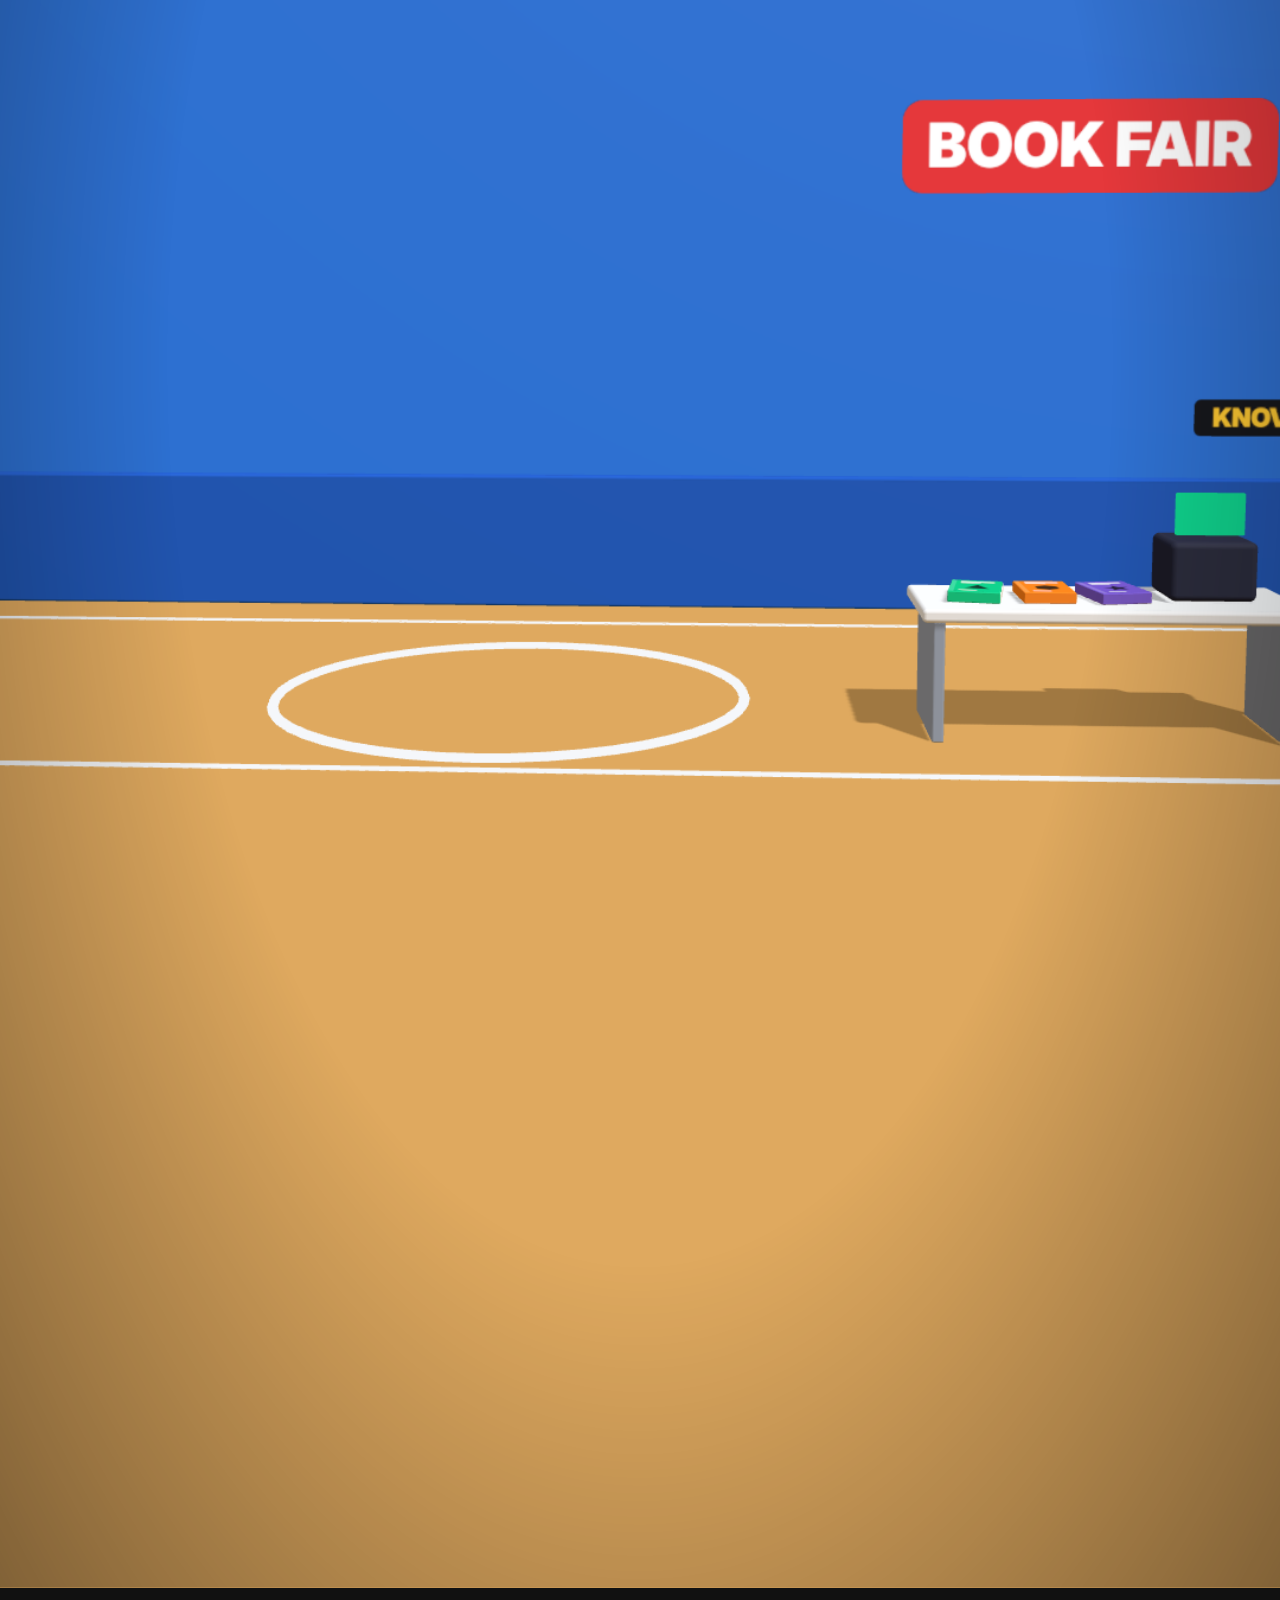
<file: play/book-fair-machine/t.html>
<!doctype html><html lang="en"><head><meta charset="utf-8"><meta name="viewport" content="width=device-width,initial-scale=1,minimum-scale=1,maximum-scale=1"><meta name="robots" content="noindex"><link rel="icon" href="../../favicon.svg"><title>Knoveo film scene</title>
<style>@font-face{font-family:"Inter Display";src:url(../../fonts/inter-latin-opsz-normal.woff2) format("woff2");font-weight:100 900;font-display:block}@font-face{font-family:"Inter";src:url(../../fonts/inter-latin-opsz-normal.woff2) format("woff2");font-weight:100 900;font-display:block}
html,body{margin:0;width:1080px;height:1920px;overflow:hidden;background:#F5F0E6}
canvas{position:absolute;left:0;top:0}
#ui{position:absolute;left:0;top:0;width:1080px;height:1920px;font-family:"Inter Display","Inter",sans-serif;color:#17181C}
#scrim{position:absolute;left:0;top:0;width:860px;height:1920px;background:linear-gradient(90deg,rgba(245,240,230,.94) 0%,rgba(245,240,230,.84) 55%,rgba(245,240,230,0) 100%)}
.a{position:absolute;opacity:0}
.kick{left:120px;top:104px;font:700 26px Inter;letter-spacing:3.6px;color:#D63A2F;white-space:nowrap}
.head{left:120px;top:150px;font-weight:800;font-size:64px;letter-spacing:-1px;white-space:nowrap}
.src{left:120px;top:1004px;font:500 22px Inter;color:#7A7366;white-space:nowrap}
.page{left:118px;width:740px}
.it{opacity:0}
.big{font-weight:900;font-size:190px;letter-spacing:-4px;line-height:1.02;color:#D63A2F;white-space:nowrap;font-variant-numeric:tabular-nums}
.big2{font-weight:900;font-size:136px;letter-spacing:-3px;line-height:1.05;color:#D63A2F;white-space:nowrap;font-variant-numeric:tabular-nums}
.mid{font-weight:800;font-size:88px;letter-spacing:-2px;line-height:1.08;margin-bottom:10px}
.q{font-weight:800;font-size:72px;letter-spacing:-1.5px;line-height:1.1}
.line{font-weight:800;font-size:50px;letter-spacing:-.5px;line-height:1.16;margin-top:14px}
.sub{font:500 32px/1.3 Inter;color:#7A7366;margin-top:10px}
.red{color:#D63A2F}
.lab{font:700 30px Inter;transform:translate(-50%,-100%);text-align:center;background:#17181C;color:#fff;padding:10px 18px;border-radius:12px;white-space:nowrap}
.lab small{display:block;font:500 22px Inter;opacity:.8;margin-top:2px}
#title{position:absolute;left:0;top:0;height:1920px;width:0;background:#D63A2F;overflow:hidden}
#title div{position:absolute;width:1080px;text-align:center;color:#fff}
#srcs{position:absolute;left:0;top:0;width:1080px;height:1072px;background:#F5F0E6;opacity:0}
#srcs ul{position:absolute;left:120px;top:180px;width:1640px;margin:0;padding:0;list-style:none;font:500 28px/1.38 Inter}
#srcs li{margin-bottom:16px;padding-left:34px;position:relative}
#srcs li:before{content:"";position:absolute;left:4px;top:14px;width:12px;height:12px;border-radius:6px;background:#D63A2F}
#bar{position:absolute;left:0;top:1072px;height:8px;width:1080px;background:#D9D2C3}
#barf{position:absolute;left:0;top:1072px;height:8px;width:0;background:#D63A2F}

 #scrim,#chapters,#title,#srcs,#bar,#barf,#labels{display:none}
 #cap{position:absolute;left:0;top:0;width:1080px;height:1920px;font-family:"Inter Display",Inter,sans-serif;pointer-events:none}
 .c{position:absolute;font-weight:900;letter-spacing:-2px;line-height:1;text-transform:uppercase;white-space:nowrap;padding:.08em .22em .1em;border-radius:.09em;transform-origin:0 50%;opacity:0}
 .srcx{position:absolute;right:56px;bottom:30px;font:600 20px Inter;color:rgba(255,255,255,.8);opacity:0;white-space:nowrap;text-shadow:0 2px 6px rgba(0,0,0,.6)}
 #vig{position:absolute;left:0;top:0;width:1080px;height:1920px;background:radial-gradient(ellipse at 50% 46%,rgba(0,0,0,0) 52%,rgba(0,0,0,.42) 100%)}
 #wipe{position:absolute;left:-400px;top:-100px;width:2720px;height:1280px;transform:translateX(-3000px) skewX(-14deg)}
#cap{transform:scale(.62);transform-origin:0 0;margin-top:250px}#wm{right:36px!important;top:150px!important}#chp{right:36px!important;top:200px!important}#srcl{top:1470px!important;left:40px!important;font-size:22px!important}</style><script type="importmap">{"imports":{"three":"../three.js"}}</script></head><body><script type="module" src="t.js"></script><script type="module">
const P=new URLSearchParams(location.search),A=+P.get('a')||0,B=+P.get('b')||A+10,M=P.get('m')||'loop',W=1080,H=1920,CAP=P.get('cap')!=='0';
const st=document.createElement('style');st.textContent='html{position:fixed!important;inset:0;width:auto!important;height:auto!important;overflow:hidden;background:#111}body{position:absolute!important;left:0;top:0;transform-origin:0 0;margin:0}canvas#c{width:'+W+'px;height:'+H+'px}#bar,#barf{display:none!important}'+(CAP?'#wm,#chp{display:none!important}':'#cap,#chp,#wm,#srcl,.srcx{display:none!important}');document.head.appendChild(st);
const wait=()=>new Promise(r=>{const f=()=>window.ready===true?r():setTimeout(f,50);f()});await wait();
const {renderer}=window.__eng;let s=1;
const fit=()=>{const iw=document.documentElement.clientWidth,ih=document.documentElement.clientHeight;s=Math.max(iw/W,ih/H);let crop=(W-iw/s)/2;if(crop>W*.2){s=Math.min(iw/W,ih/H);crop=0}
 document.body.style.transform=`translate(${(iw-W*s)/2}px,${(ih-H*s)/2}px) scale(${s})`;
 const cap=document.getElementById('cap');if(cap)cap.style.left=crop+'px';for(const id of['wm','chp']){const e=document.getElementById(id);if(e){if(e.dataset.r===undefined)e.dataset.r=parseFloat(getComputedStyle(e).right)||0;e.style.setProperty('right',(+e.dataset.r+crop)+'px','important')}}
 const q=Math.max(.35,Math.min(1,s*Math.min(devicePixelRatio||1,2)));renderer.setPixelRatio(q);renderer.setSize(W,H,false);dirty=true};
let run=M==='loop',cur=A,tgt=A,t0=performance.now(),dirty=true,last=-1;addEventListener('resize',fit);
addEventListener('message',e=>{const d=e.data||{};if(d.k==='play'){if(!run){run=true;t0=performance.now()-(cur-A)*1000}}else if(d.k==='pause')run=false;else if(d.k==='t'){tgt=A+(B-A)*Math.max(0,Math.min(1,d.v))}});
fit();
function frame(now){requestAnimationFrame(frame);if(M==='loop'){if(!run)return;cur=A+((now-t0)/1000)%(B-A)}else{const d=tgt-cur;if(Math.abs(d)<.004&&!dirty)return;cur=Math.abs(d)<.02?tgt:cur+d*.22}
 if(cur===last&&!dirty)return;last=cur;dirty=false;try{renderAt(cur)}catch(e){}}
renderAt(A);requestAnimationFrame(frame);parent.postMessage({k:'ready',id:P.get('id')||''},'*');
</script></body></html>
</file>
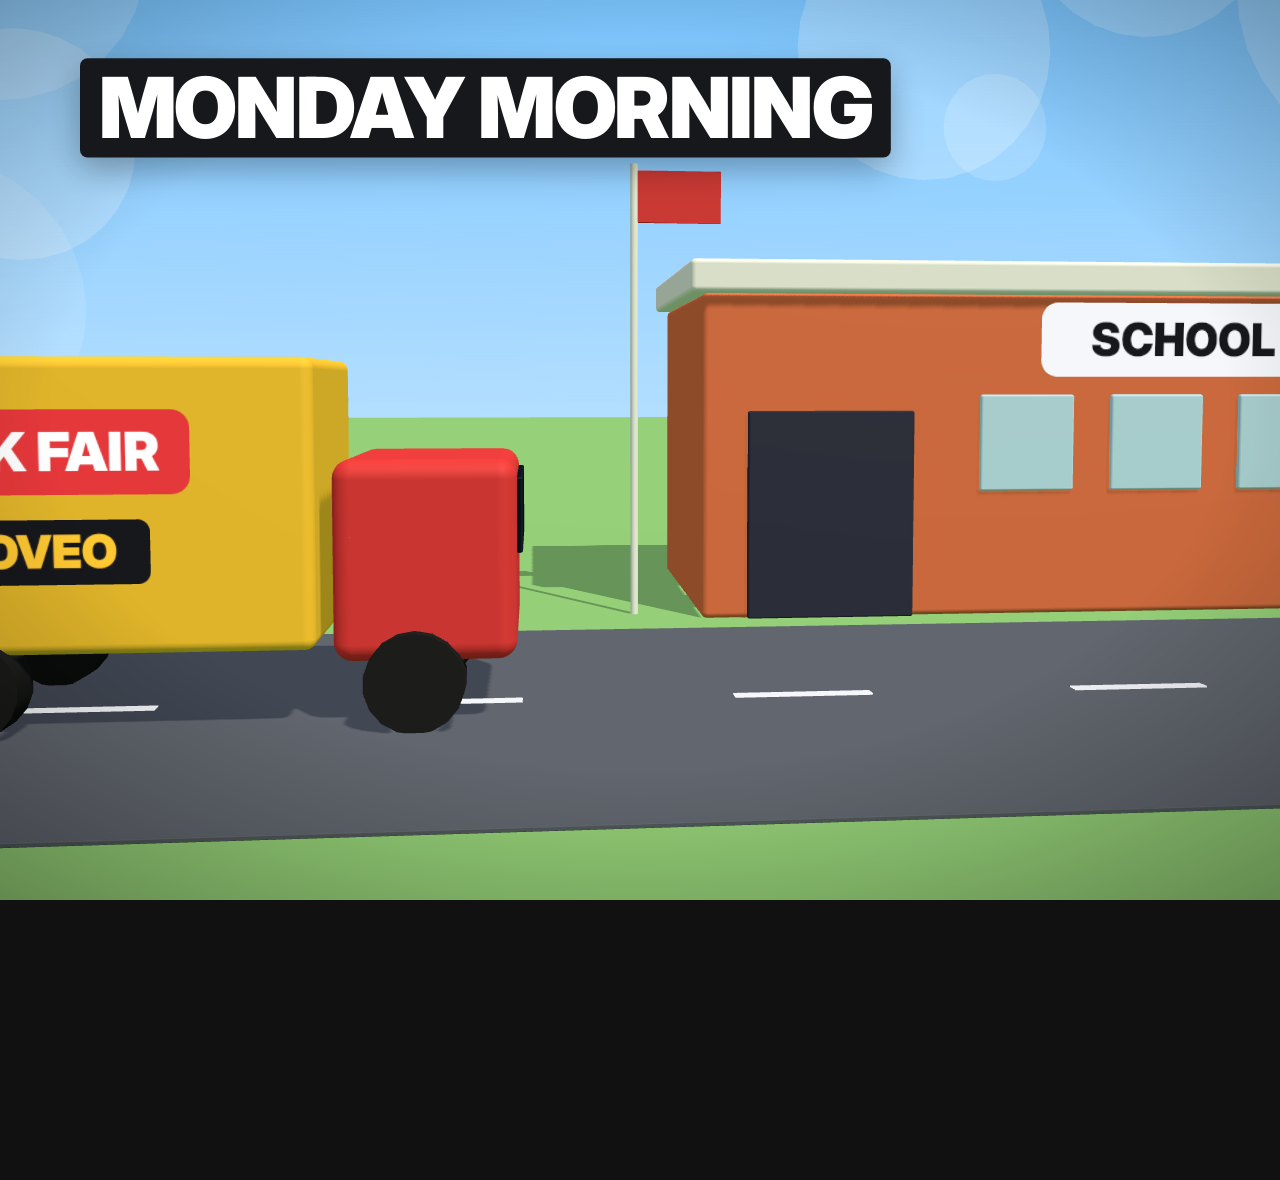
<file: play/book-fair-machine/w.html>
<!doctype html><html lang="en"><head><meta charset="utf-8"><meta name="viewport" content="width=device-width,initial-scale=1,minimum-scale=1,maximum-scale=1"><meta name="robots" content="noindex"><link rel="icon" href="../../favicon.svg"><title>Knoveo film scene</title>
<style>@font-face{font-family:"Inter Display";src:url(../../fonts/inter-latin-opsz-normal.woff2) format("woff2");font-weight:100 900;font-display:block}@font-face{font-family:"Inter";src:url(../../fonts/inter-latin-opsz-normal.woff2) format("woff2");font-weight:100 900;font-display:block}
html,body{margin:0;width:1920px;height:1080px;overflow:hidden;background:#F5F0E6}
canvas{position:absolute;left:0;top:0}
#ui{position:absolute;left:0;top:0;width:1920px;height:1080px;font-family:"Inter Display","Inter",sans-serif;color:#17181C}
#scrim{position:absolute;left:0;top:0;width:860px;height:1080px;background:linear-gradient(90deg,rgba(245,240,230,.94) 0%,rgba(245,240,230,.84) 55%,rgba(245,240,230,0) 100%)}
.a{position:absolute;opacity:0}
.kick{left:120px;top:104px;font:700 26px Inter;letter-spacing:3.6px;color:#D63A2F;white-space:nowrap}
.head{left:120px;top:150px;font-weight:800;font-size:64px;letter-spacing:-1px;white-space:nowrap}
.src{left:120px;top:1004px;font:500 22px Inter;color:#7A7366;white-space:nowrap}
.page{left:118px;width:740px}
.it{opacity:0}
.big{font-weight:900;font-size:190px;letter-spacing:-4px;line-height:1.02;color:#D63A2F;white-space:nowrap;font-variant-numeric:tabular-nums}
.big2{font-weight:900;font-size:136px;letter-spacing:-3px;line-height:1.05;color:#D63A2F;white-space:nowrap;font-variant-numeric:tabular-nums}
.mid{font-weight:800;font-size:88px;letter-spacing:-2px;line-height:1.08;margin-bottom:10px}
.q{font-weight:800;font-size:72px;letter-spacing:-1.5px;line-height:1.1}
.line{font-weight:800;font-size:50px;letter-spacing:-.5px;line-height:1.16;margin-top:14px}
.sub{font:500 32px/1.3 Inter;color:#7A7366;margin-top:10px}
.red{color:#D63A2F}
.lab{font:700 30px Inter;transform:translate(-50%,-100%);text-align:center;background:#17181C;color:#fff;padding:10px 18px;border-radius:12px;white-space:nowrap}
.lab small{display:block;font:500 22px Inter;opacity:.8;margin-top:2px}
#title{position:absolute;left:0;top:0;height:1080px;width:0;background:#D63A2F;overflow:hidden}
#title div{position:absolute;width:1920px;text-align:center;color:#fff}
#srcs{position:absolute;left:0;top:0;width:1920px;height:1072px;background:#F5F0E6;opacity:0}
#srcs ul{position:absolute;left:120px;top:180px;width:1640px;margin:0;padding:0;list-style:none;font:500 28px/1.38 Inter}
#srcs li{margin-bottom:16px;padding-left:34px;position:relative}
#srcs li:before{content:"";position:absolute;left:4px;top:14px;width:12px;height:12px;border-radius:6px;background:#D63A2F}
#bar{position:absolute;left:0;top:1072px;height:8px;width:1920px;background:#D9D2C3}
#barf{position:absolute;left:0;top:1072px;height:8px;width:0;background:#D63A2F}

 #scrim,#chapters,#title,#srcs,#bar,#barf,#labels{display:none}
 #cap{position:absolute;left:0;top:0;width:1920px;height:1080px;font-family:"Inter Display",Inter,sans-serif;pointer-events:none}
 .c{position:absolute;font-weight:900;letter-spacing:-2px;line-height:1;text-transform:uppercase;white-space:nowrap;padding:.08em .22em .1em;border-radius:.09em;transform-origin:0 50%;opacity:0}
 .srcx{position:absolute;right:56px;bottom:30px;font:600 20px Inter;color:rgba(255,255,255,.8);opacity:0;white-space:nowrap;text-shadow:0 2px 6px rgba(0,0,0,.6)}
 #vig{position:absolute;left:0;top:0;width:1920px;height:1080px;background:radial-gradient(ellipse at 50% 46%,rgba(0,0,0,0) 52%,rgba(0,0,0,.42) 100%)}
 #wipe{position:absolute;left:-400px;top:-100px;width:2720px;height:1280px;transform:translateX(-3000px) skewX(-14deg)}
</style><script type="importmap">{"imports":{"three":"../three.js"}}</script></head><body><script type="module" src="w.js"></script><script type="module">
const P=new URLSearchParams(location.search),A=+P.get('a')||0,B=+P.get('b')||A+10,M=P.get('m')||'loop',W=1920,H=1080,CAP=P.get('cap')!=='0';
const st=document.createElement('style');st.textContent='html{position:fixed!important;inset:0;width:auto!important;height:auto!important;overflow:hidden;background:#111}body{position:absolute!important;left:0;top:0;transform-origin:0 0;margin:0}canvas#c{width:'+W+'px;height:'+H+'px}#bar,#barf{display:none!important}'+(CAP?'#wm,#chp{display:none!important}':'#cap,#chp,#wm,#srcl,.srcx{display:none!important}');document.head.appendChild(st);
const wait=()=>new Promise(r=>{const f=()=>window.ready===true?r():setTimeout(f,50);f()});await wait();
const {renderer}=window.__eng;let s=1;
const fit=()=>{const iw=document.documentElement.clientWidth,ih=document.documentElement.clientHeight;s=Math.max(iw/W,ih/H);let crop=(W-iw/s)/2;if(crop>W*.2){s=Math.min(iw/W,ih/H);crop=0}
 document.body.style.transform=`translate(${(iw-W*s)/2}px,${(ih-H*s)/2}px) scale(${s})`;
 const cap=document.getElementById('cap');if(cap)cap.style.left=crop+'px';for(const id of['wm','chp']){const e=document.getElementById(id);if(e){if(e.dataset.r===undefined)e.dataset.r=parseFloat(getComputedStyle(e).right)||0;e.style.setProperty('right',(+e.dataset.r+crop)+'px','important')}}
 const q=Math.max(.35,Math.min(1,s*Math.min(devicePixelRatio||1,2)));renderer.setPixelRatio(q);renderer.setSize(W,H,false);dirty=true};
let run=M==='loop',cur=A,tgt=A,t0=performance.now(),dirty=true,last=-1;addEventListener('resize',fit);
addEventListener('message',e=>{const d=e.data||{};if(d.k==='play'){if(!run){run=true;t0=performance.now()-(cur-A)*1000}}else if(d.k==='pause')run=false;else if(d.k==='t'){tgt=A+(B-A)*Math.max(0,Math.min(1,d.v))}});
fit();
function frame(now){requestAnimationFrame(frame);if(M==='loop'){if(!run)return;cur=A+((now-t0)/1000)%(B-A)}else{const d=tgt-cur;if(Math.abs(d)<.004&&!dirty)return;cur=Math.abs(d)<.02?tgt:cur+d*.22}
 if(cur===last&&!dirty)return;last=cur;dirty=false;try{renderAt(cur)}catch(e){}}
renderAt(A);requestAnimationFrame(frame);parent.postMessage({k:'ready',id:P.get('id')||''},'*');
</script></body></html>
</file>
<file: css/app.css>
@font-face{font-family:"Inter Variable";font-style:normal;font-display:swap;font-weight:100 900;src:url(../fonts/inter-latin-opsz-normal.woff2) format("woff2-variations")}
:root{--ink:#17181C;--amber:#FFC933;--red:#FF3B4E;--paper:#FFF8EC;--sky0:#0B0822;--sky1:#3A1C5C;--sky2:#7A2F6B;--lx:64vw;--ly:46vh;--lr:140px;--f:"Inter Variable",Inter,system-ui,-apple-system,"Segoe UI",sans-serif}
*{box-sizing:border-box}html{scroll-behavior:smooth;-webkit-text-size-adjust:100%;overflow-x:clip}
body{margin:0;font-family:var(--f);font-optical-sizing:auto;color:#fff;background:var(--ink);line-height:1.5;-webkit-font-smoothing:antialiased;overflow-x:clip}
a{color:inherit}img{max-width:100%;display:block}
@view-transition{navigation:auto}
.skip{position:absolute;left:-999px}.skip:focus{left:12px;top:12px;z-index:99;background:#fff;color:#000;padding:8px 12px}
:focus-visible{outline:3px solid var(--amber);outline-offset:3px}
/* ---- header */
.top{position:fixed;inset:0 0 auto 0;z-index:20;display:flex;align-items:center;justify-content:space-between;padding:18px clamp(16px,4vw,48px);transition:background .3s,backdrop-filter .3s}
.top.solid{background:linear-gradient(rgba(14,15,18,.82),rgba(14,15,18,0))}
.logo{display:flex;align-items:center;gap:10px;text-decoration:none;font-weight:900;letter-spacing:.14em;font-size:15px}
.logo svg{width:34px;height:34px;border-radius:9px}
.top nav{display:flex;gap:clamp(12px,2.4vw,30px);align-items:center;font-weight:700;font-size:14px}
.top nav a{text-decoration:none;opacity:.86}.top nav a:hover{opacity:1}
.pill{background:var(--amber);color:var(--ink)!important;opacity:1!important;padding:9px 16px;border-radius:999px;font-weight:800}
@media(max-width:600px){.top nav a:not(.pill):not(.keep){display:none}}
/* ---- slabs: the film captions */
.slabs{display:flex;flex-direction:column;align-items:flex-start;gap:.14em;margin:0;font-size:clamp(34px,6.2vw,104px)}
.sl{display:inline-block;font-weight:900;text-transform:uppercase;letter-spacing:-.04em;line-height:.98;padding:.09em .22em .11em;border-radius:.09em;box-shadow:0 14px 40px rgba(0,0,0,.32);font-size:.56em;transform-origin:0 50%}
.sl.big{font-size:1em;transform:rotate(-3deg)}.sl.big:nth-of-type(odd){transform:rotate(-2deg)}
.sl.k{background:var(--ink);color:#fff}.sl.y{background:var(--amber);color:var(--ink)}.sl.r{background:var(--red);color:#fff}.sl.w{background:#fff;color:var(--ink)}
.js .rv .sl,.js .card .sl{opacity:0}
.in .sl{animation:slam .42s cubic-bezier(.2,1.4,.3,1) both;animation-delay:calc(var(--i,0)*.11s)}
@keyframes slam{from{opacity:0;transform:rotate(-9deg) scale(1.7)}to{opacity:1}}
@media(prefers-reduced-motion:reduce){.in .sl{animation:none;opacity:1}html{scroll-behavior:auto}}
.kicker{font-weight:800;letter-spacing:.2em;text-transform:uppercase;font-size:12px;color:var(--ink);background:var(--amber);display:inline-block;padding:6px 11px;border-radius:6px;margin:0 0 16px}
.lede{font-size:clamp(16px,1.5vw,21px);max-width:34em;margin:22px 0 0;font-weight:500}.hero .lede{background:rgba(23,24,28,.62);backdrop-filter:blur(10px);padding:14px 18px;border-radius:14px}
.btn{display:inline-flex;align-items:center;gap:8px;background:#fff;color:var(--ink);text-decoration:none;font-weight:800;padding:13px 20px;border-radius:999px;border:0;font:800 16px var(--f);cursor:pointer;transition:transform .15s}
.btn:hover{transform:translateY(-2px) rotate(-1deg)}.btn.y{background:var(--amber)}.btn.ghost{background:rgba(255,255,255,.14);color:#fff;backdrop-filter:blur(8px)}
.row{display:flex;flex-wrap:wrap;gap:10px;margin-top:22px}
/* ---- home: sky, world, plain page, lens */
.home{background:linear-gradient(var(--sky0),var(--sky1) 58%,var(--sky2)) fixed}
#world{position:fixed;inset:0;width:100vw;height:100vh;height:100lvh;z-index:0;display:block}
.no-gl #world{display:none}
#plain{position:fixed;inset:0;z-index:30;background:#fff;color:#000;font:18px/1.45 "Times New Roman",Times,serif;padding:8px 10px;overflow:hidden;-webkit-mask-image:radial-gradient(circle at var(--lx) var(--ly),transparent var(--lr),#000 calc(var(--lr) + 1.5px));mask-image:radial-gradient(circle at var(--lx) var(--ly),transparent var(--lr),#000 calc(var(--lr) + 1.5px));touch-action:pan-y}
#plain[hidden]{display:none}
#plain .h{font-size:2em;font-weight:700;margin:.67em 0}#plain p{margin:1em 0}#plain a{color:#0000EE;text-decoration:underline}#plain a:visited{color:#551A8B}#plain ul{margin:1em 0;padding-left:40px}#plain hr{border:1px inset #ccc}
#lens{position:fixed;left:0;top:0;z-index:31;width:calc(var(--lr)*2);height:calc(var(--lr)*2);transform:translate(calc(var(--lx) - var(--lr)),calc(var(--ly) - var(--lr)));border-radius:50%;pointer-events:none;box-shadow:0 0 0 7px var(--ink),0 0 0 14px var(--amber),0 30px 90px 14px rgba(0,0,0,.4),inset 0 0 60px rgba(0,0,0,.25)}
#lens::before{content:"scroll to look closer \2193";position:absolute;left:50%;top:calc(100% + 28px);translate:-50% 0;white-space:nowrap;background:var(--amber);color:var(--ink);font:900 13px var(--f);letter-spacing:.14em;text-transform:uppercase;padding:10px 15px;border-radius:999px;box-shadow:0 0 0 4px var(--ink),0 10px 30px rgba(0,0,0,.35);animation:nudge 1.3s ease-in-out infinite}
.touch #lens::before{content:"swipe up to look closer \2191"}
@keyframes nudge{50%{translate:-50% 8px}}
#plain{cursor:pointer}#plain .cue{position:absolute;left:0;right:0;bottom:16px;text-align:center;margin:0;animation:blink 1.1s steps(2,jump-none) infinite}
@keyframes blink{50%{opacity:.25}}
#lens::after{content:"";position:absolute;right:14%;top:14%;width:9%;height:9%;border-radius:50%;background:#fff;opacity:.9}
.open #lens,html:not(.js) #plain,html:not(.js) #lens{display:none}
main{position:relative;z-index:2}
.hero{height:230vh}.hero .pin{position:sticky;top:0;height:100vh;height:100svh;display:flex;flex-direction:column;justify-content:center;padding:96px clamp(18px,6vw,96px) 12vh}
.hero .slabs{font-size:clamp(40px,8.4vw,150px)}
.hint{position:absolute;left:50%;bottom:26px;translate:-50% 0;font-weight:800;letter-spacing:.2em;font-size:11px;text-transform:uppercase;opacity:.8;animation:bob 1.6s ease-in-out infinite}
@keyframes bob{50%{translate:-50% 6px}}
.stop{min-height:135vh;display:flex;align-items:center;padding:0 clamp(18px,6vw,96px);pointer-events:none}
.stop .card{max-width:600px;pointer-events:auto}
.stop.right{justify-content:flex-end}
.stop p:not(.kicker){font-size:clamp(16px,1.35vw,19px);font-weight:500;max-width:30em;margin:18px 0 0;background:rgba(23,24,28,.62);backdrop-filter:blur(10px);padding:14px 18px;border-radius:14px}
.js .card p,.js .card .row,.js .card .kicker{opacity:0;transform:translateY(14px);transition:opacity .5s .35s,transform .5s .35s}.in p,.in .row,.in .kicker{opacity:1!important;transform:none!important}
.no-gl .stop{background:center/cover no-repeat;position:relative}.no-gl .stop::before{content:"";position:absolute;inset:0;background:linear-gradient(90deg,rgba(11,8,34,.72),rgba(11,8,34,.1))}.no-gl .stop .card{position:relative}
.no-gl .hero .pin{background:url(../img/k0.jpg) center/cover}
@media(max-width:820px){.stop .card{margin-top:40vh}.stop.right{justify-content:flex-start}.hero .pin{justify-content:flex-end}.flips{grid-template-columns:1fr 1fr}.flip{height:170px}.flip b{font-size:17px}.flip small{font-size:12px}}
/* ---- solid sections */
.band{position:relative;z-index:3;padding:clamp(64px,10vw,140px) clamp(18px,6vw,96px)}
.band.ink{background:var(--ink)}.band.amber{background:var(--amber);color:var(--ink)}.band.paper{background:var(--paper);color:var(--ink)}
.band h2{font-size:clamp(30px,4.6vw,68px);font-weight:900;letter-spacing:-.04em;line-height:1;margin:0 0 .5em;text-transform:uppercase}
.wrap{max-width:1180px;margin:0 auto}.cols{display:grid;grid-template-columns:repeat(auto-fit,minmax(260px,1fr));gap:clamp(20px,3vw,44px)}
.big-p{font-size:clamp(20px,2.3vw,34px);font-weight:600;letter-spacing:-.02em;line-height:1.3;max-width:30em}
.n{position:relative;cursor:help;background:linear-gradient(transparent 62%,var(--amber) 62%);font-weight:800;white-space:nowrap}
.band.amber .n{background:linear-gradient(transparent 62%,#fff 62%)}
.n:hover::after,.n:focus::after{content:attr(data-src);position:absolute;left:0;top:calc(100% + 8px);z-index:9;width:max-content;max-width:min(78vw,340px);white-space:normal;background:var(--ink);color:#fff;font:600 13px/1.4 var(--f);letter-spacing:0;padding:10px 12px;border-radius:10px;box-shadow:0 10px 30px rgba(0,0,0,.35);border:2px solid var(--amber)}
.tiles{display:grid;grid-template-columns:repeat(auto-fit,minmax(200px,1fr));gap:16px;margin-top:28px}
.tile{background:rgba(255,255,255,.08);border-radius:18px;padding:22px}.tile b{display:block;font-size:clamp(34px,4vw,56px);font-weight:900;letter-spacing:-.04em;line-height:1;color:var(--amber)}.tile span{font-weight:600;opacity:.85}
.band.paper .tile{background:#fff;box-shadow:0 8px 30px rgba(23,24,28,.08)}.band.paper .tile b{color:var(--ink)}
.stories{display:grid;grid-template-columns:repeat(auto-fit,minmax(280px,1fr));gap:20px;margin-top:30px}
.story{display:block;text-decoration:none;border-radius:22px;overflow:hidden;background:#fff;color:var(--ink);transition:transform .2s;box-shadow:0 10px 40px rgba(0,0,0,.25)}.story:hover{transform:translateY(-6px) rotate(-.6deg)}
.story .ph{aspect-ratio:16/9;background:#333 center/cover;position:relative}.story .ph span{position:absolute;left:12px;top:12px;background:var(--ink);color:#fff;font-weight:800;font-size:12px;letter-spacing:.1em;padding:5px 9px;border-radius:6px;text-transform:uppercase}
.story h3{margin:0;padding:16px 18px 6px;font-size:21px;font-weight:900;letter-spacing:-.02em;line-height:1.15}.story p{margin:0;padding:0 18px 18px;font-size:15px;opacity:.75}
footer{position:relative;z-index:3;background:#0E0F12;padding:56px clamp(18px,6vw,96px) 40px;font-size:14px}
footer .wm{font-size:clamp(60px,17vw,260px);font-weight:900;letter-spacing:-.05em;line-height:.8;color:var(--amber);margin:0 0 30px}
footer nav{display:flex;flex-wrap:wrap;gap:18px;font-weight:700;margin-bottom:18px}footer p{opacity:.7;max-width:60em;margin:6px 0}
.eye{position:fixed;left:-14px;top:-14px;width:28px;height:28px;border-radius:50%;border:3px solid var(--amber);z-index:90;pointer-events:none;transition:width .2s,height .2s,left .2s,top .2s,background .2s;mix-blend-mode:difference}
.eye.on{width:56px;height:56px;left:-28px;top:-28px;background:rgba(255,201,51,.25)}
/* ---- story pages */
.ep{background:var(--ink)}
.ep-hero{position:relative;padding:130px clamp(18px,6vw,96px) 60px;background:linear-gradient(160deg,var(--c1),var(--c2));overflow:hidden}
.ep-hero::after{content:"";position:absolute;right:-12vw;top:-14vw;width:56vw;height:56vw;border-radius:50%;background:rgba(255,255,255,.1)}
.ep-hero .slabs{font-size:clamp(34px,6vw,96px);position:relative;z-index:1}.ep-hero .slabs .sl:not(.big){font-size:.5em}
.answer{position:relative;z-index:1;font-size:clamp(18px,1.7vw,24px);font-weight:600;max-width:36em;margin:28px 0 0;background:rgba(23,24,28,.72);padding:20px 24px;border-radius:18px;border-left:8px solid var(--amber)}
.answer small{display:block;font-size:12px;letter-spacing:.18em;text-transform:uppercase;color:var(--amber);font-weight:800;margin-bottom:6px}
.crumbs{position:relative;z-index:1;font-size:13px;font-weight:700;opacity:.9;margin-bottom:18px}.crumbs a{text-decoration:none}
.video{aspect-ratio:16/9;width:100%;max-width:1040px;margin:0 auto;border-radius:22px;overflow:hidden;background:#000;box-shadow:0 30px 80px rgba(0,0,0,.5)}
.video iframe{width:100%;height:100%;border:0;display:block}
.yt{all:unset;cursor:pointer;display:block;width:100%;height:100%;background:#000 center/cover;position:relative}
.yt::after{content:"▶  Watch · " attr(data-len);position:absolute;left:50%;top:50%;translate:-50% -50%;background:var(--red);color:#fff;font:900 clamp(16px,2vw,24px) var(--f);padding:.8em 1.3em;border-radius:999px;box-shadow:0 10px 40px rgba(0,0,0,.5)}
.soon{display:grid;place-items:center;height:100%;background:#000 center/cover;font-weight:900;text-transform:uppercase}.soon span{background:var(--ink);padding:.7em 1.1em;border-radius:999px}
.prose{max-width:760px;margin:0 auto}.prose h2{margin-top:1.6em}.prose h3{font-size:22px;font-weight:900;letter-spacing:-.02em;margin:2em 0 .4em;text-transform:uppercase}.prose p{font-size:18px;margin:.7em 0}
.prose p sup{font-size:11px;font-weight:800}.prose p sup a{text-decoration:none;background:var(--amber);color:var(--ink);padding:1px 5px;border-radius:4px}
.facts{list-style:none;padding:0;margin:20px 0;display:grid;gap:12px}.facts li{background:#fff;border-radius:14px;padding:16px 18px;font-size:17px;font-weight:600;box-shadow:0 6px 24px rgba(23,24,28,.07)}.facts li small{display:block;font-weight:600;opacity:.6;font-size:13px;margin-top:4px}
details{background:rgba(255,255,255,.06);border-radius:14px;padding:14px 18px;margin:10px 0}.band.paper details{background:#fff}summary{font-weight:800;cursor:pointer;font-size:18px}
.srcs{padding-left:20px}.srcs li{margin:8px 0}
/* widgets */
.widget{background:#fff;color:var(--ink);border-radius:24px;padding:clamp(20px,3vw,36px);max-width:760px;margin:0 auto;box-shadow:0 20px 60px rgba(0,0,0,.3)}
.widget h3{margin:0 0 4px;font-size:clamp(22px,2.6vw,32px);font-weight:900;letter-spacing:-.03em;text-transform:uppercase}.widget .sub{margin:0 0 18px;opacity:.7;font-weight:600}
.widget label{display:flex;justify-content:space-between;font-weight:800;margin-top:14px}.widget input[type=range]{width:100%;accent-color:var(--ink);height:34px}
.meter{height:22px;border-radius:999px;background:#E8EAF0;overflow:hidden;margin:18px 0 6px;position:relative}.meter i{display:block;height:100%;background:#10D48E;border-radius:999px;transition:width .2s,background .2s}.meter::after{content:"75%";position:absolute;left:75%;top:0;bottom:0;border-left:3px dashed var(--ink);padding-left:4px;font:800 11px var(--f);line-height:22px}
.total .meter i{background:var(--red)}#tout{font-size:18px;font-weight:600;min-height:3.2em;margin:10px 0 0}.total #tout b{color:var(--red)}.fine{font-size:12.5px;opacity:.6;margin:12px 0 0}
.pack{all:unset;cursor:pointer;display:grid;place-items:center;width:150px;height:210px;margin:6px auto 0;border-radius:14px;background:linear-gradient(135deg,#FF2E88,#7B2FF7 50%,#2D7FF9);color:#fff;font:900 20px var(--f);text-align:center;box-shadow:0 14px 40px rgba(123,47,247,.45);transition:transform .15s}
.pack:hover{transform:rotate(-3deg) scale(1.04)}.pack.rip{animation:rip .5s}@keyframes rip{20%{transform:rotate(7deg) scale(1.12)}45%{transform:rotate(-8deg) scale(.94)}}
.fan{display:flex;justify-content:center;gap:8px;min-height:120px;margin:18px 0 6px;perspective:700px}
.cd{width:70px;height:98px;border-radius:9px;background:var(--c);border:5px solid var(--ink);display:grid;place-items:center;font-size:34px;color:var(--ink);animation:deal .5s cubic-bezier(.2,1.3,.3,1) both;animation-delay:calc(var(--i)*.08s);transform:rotate(calc((var(--i) - 2)*7deg))}
.cd.rare{box-shadow:0 0 0 4px #fff,0 0 40px 10px rgba(255,201,51,.9)}@keyframes deal{from{opacity:0;transform:translateY(-90px) rotateY(180deg)}}
.stat{text-align:center;font-weight:600}.hit{color:var(--red)}
.flips{display:grid;grid-template-columns:repeat(auto-fit,minmax(150px,1fr));gap:14px;perspective:1000px}
.flip{position:relative;height:210px;cursor:pointer;transform-style:preserve-3d;transition:transform .6s cubic-bezier(.3,1.3,.4,1);border-radius:18px}.flip.on{transform:rotateY(180deg)}
.flip>div{position:absolute;inset:0;border-radius:18px;backface-visibility:hidden;display:flex;flex-direction:column;justify-content:flex-end;padding:16px;font-weight:900;color:#fff;background:var(--a)}
.flip>div:last-child{transform:rotateY(180deg);background:var(--ink);justify-content:center;gap:6px}.flip em{font-style:normal;font-size:44px;line-height:1}.flip b{font-size:22px;line-height:1.05;text-transform:uppercase;letter-spacing:-.02em}.flip small{font-weight:600;opacity:.85;font-size:13.5px;line-height:1.3}.flip i{font-style:normal;color:var(--amber);font-size:26px}
@media(prefers-reduced-motion:reduce){*{animation-duration:.01s!important;transition-duration:.01s!important}}

.ep-hero .seo{position:relative;z-index:1;font-weight:700;font-size:clamp(16px,1.5vw,21px);max-width:34em;margin:18px 0 0;opacity:.95}

.lv .post{display:none}.lv.is-live .post{display:inline-flex}.lv.is-live .pre{display:none}.lv.blk{height:100%}.lv.blk .post{height:100%}.lv.blk.is-live .post{display:block}
.bars3{display:grid;gap:12px;margin:18px 0 8px}.bars3>div{display:grid;grid-template-columns:5.2em 1fr;align-items:center;gap:4px 12px}.bars3 b{font-size:clamp(20px,2.4vw,28px);font-weight:900;letter-spacing:-.02em}.bars3 i{display:block;height:22px;border-radius:999px;background:var(--c);width:var(--w,4%);min-width:10px;transition:width .25s}.bars3 span{grid-column:2;font-weight:700;opacity:.75;font-size:14px}
.pick{display:flex;gap:8px;margin:16px 0 4px}.pick button{all:unset;cursor:pointer;font-weight:900;padding:.6em 1.1em;border-radius:999px;border:3px solid var(--ink)}.pick button.on{background:var(--ink);color:#fff}.pick button:focus-visible{outline:3px solid var(--red);outline-offset:2px}
#fout{font-size:clamp(17px,2vw,21px);font-weight:600;margin:14px 0 6px}#fout b{font-weight:900}#fout .big{display:block;font-size:clamp(34px,5vw,54px);font-weight:900;letter-spacing:-.03em}#fairw.sd #fout .big{color:#7B5CD6}

/* live film scenes on story pages */
.stage{position:absolute;inset:0;overflow:hidden;background:linear-gradient(160deg,var(--c1),var(--c2))}
.stage iframe{position:absolute;inset:0;width:100%;height:100%;border:0;opacity:0;transition:opacity .9s;pointer-events:none}
.stage.on iframe{opacity:1}
.ep-hero.live{min-height:min(100svh,980px);display:flex;flex-direction:column;justify-content:flex-end;padding-bottom:clamp(28px,5vw,64px)}
.ep-hero.live::after{display:none}
.ep-hero.live::before{content:"";position:absolute;inset:0;z-index:1;background:linear-gradient(180deg,rgba(14,15,18,.35) 0%,rgba(14,15,18,0) 22%,rgba(14,15,18,0) 38%,rgba(14,15,18,.78) 100%);pointer-events:none}
.ep-hero.live>*:not(.stage){position:relative;z-index:2}
.ep-hero.live .crumbs{position:absolute;top:92px;left:clamp(18px,6vw,96px)}
.ep-hero.live .answer{backdrop-filter:blur(10px);background:rgba(23,24,28,.66)}
.scrub{position:relative;z-index:3;height:calc(100svh + var(--len));background:var(--ink)}
.scrub.off{display:none}
.scrub .pinned{position:sticky;top:0;height:100svh;overflow:hidden}
.scrub .hud{position:absolute;left:clamp(16px,4vw,56px);right:clamp(16px,4vw,56px);bottom:clamp(54px,9vh,96px);z-index:2;max-width:30em;background:rgba(23,24,28,.8);backdrop-filter:blur(10px);padding:18px 22px;border-radius:18px;border-left:8px solid var(--amber);transition:opacity .4s,translate .4s}
.scrub.go .hud{opacity:0;translate:0 18px;pointer-events:none}
.scrub .hud h2{margin:.25em 0 .2em;font-size:clamp(24px,3.2vw,44px);font-weight:900;letter-spacing:-.035em;line-height:1.02;text-transform:uppercase}
.scrub .tag{margin:0;font-size:13px;font-weight:600;opacity:.85}.scrub .tag b{color:var(--amber);font-weight:900;letter-spacing:.04em;text-transform:uppercase}
.scrub .go{margin:0;font-weight:900;color:var(--amber);text-transform:uppercase;letter-spacing:.06em;font-size:14px}.scrub .go span{display:inline-block;animation:bob 1.2s infinite}
@keyframes bob{50%{translate:0 5px}}
.scrub .rail{position:absolute;left:0;right:0;bottom:0;height:8px;background:rgba(255,255,255,.18);z-index:2}.scrub .rail i{display:block;height:100%;width:0;background:var(--amber)}
.scrub .tc{position:absolute;right:14px;bottom:16px;z-index:2;margin:0;font:800 12px var(--f);letter-spacing:.1em;text-transform:uppercase;background:rgba(23,24,28,.8);padding:.5em .8em;border-radius:999px}.scrub .tc .tm{color:var(--amber);font-variant-numeric:tabular-nums}
@media (prefers-reduced-motion:reduce){.scrub{display:none}}
</file>
